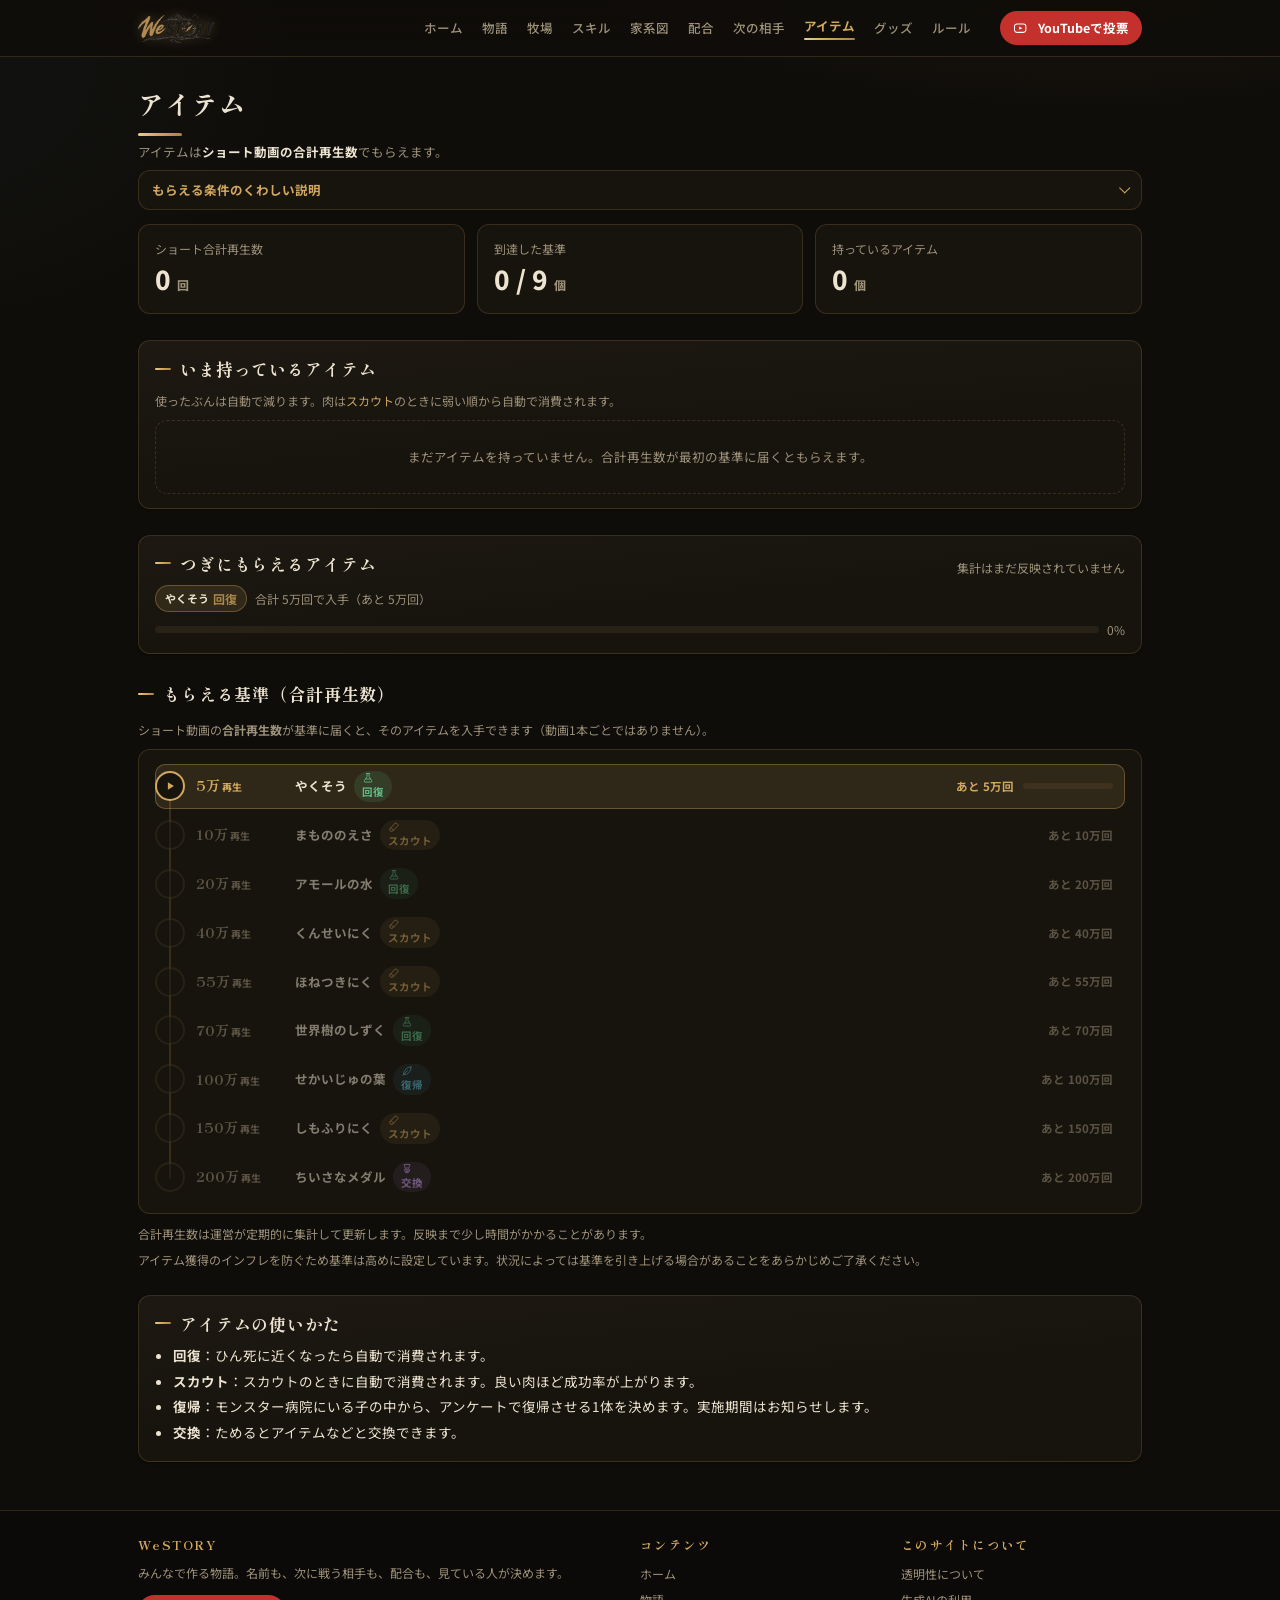
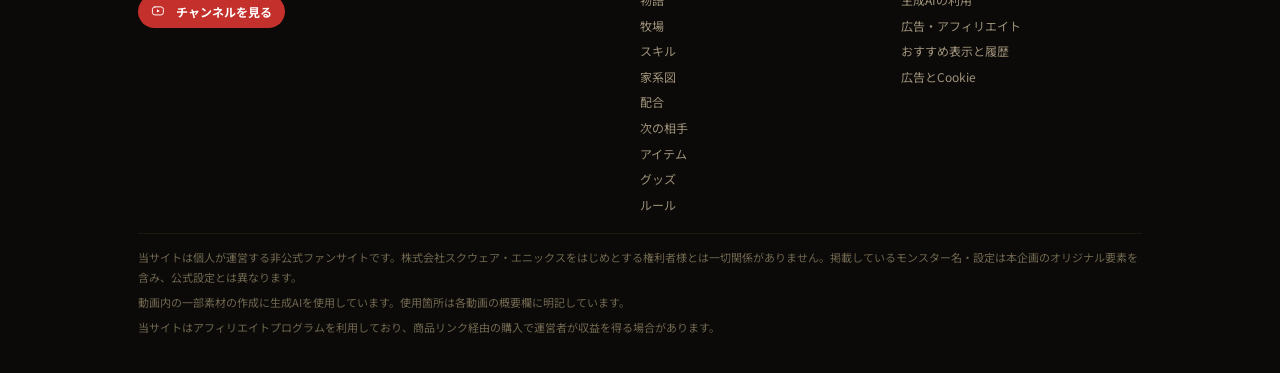
<file: items.html>
<!DOCTYPE html>
<html lang="ja">
<head>
<meta charset="utf-8">
<meta name="viewport" content="width=device-width,initial-scale=1">
<title>アイテム｜WeSTORY</title>
<meta name="description" content="いま持っているアイテムと、ショート動画の合計再生数でもらえるアイテムの基準。">
<!-- seo:start -->
<link rel="canonical" href="https://westory-ch.github.io/items.html">
<meta property="og:type" content="website">
<meta property="og:site_name" content="WeSTORY">
<meta property="og:title" content="アイテム｜WeSTORY">
<meta property="og:description" content="いま持っているアイテムと、ショート動画の合計再生数でもらえるアイテムの基準。">
<meta property="og:url" content="https://westory-ch.github.io/items.html">
<meta property="og:image" content="https://westory-ch.github.io/assets/brand/logo_mark.png">
<meta name="twitter:card" content="summary_large_image">
<link rel="icon" href="assets/brand/logo_mark.png" type="image/png">
<link rel="apple-touch-icon" href="assets/brand/apple-touch-icon.png">
<meta name="theme-color" content="#b08850">
<!-- seo:end -->
<link rel="stylesheet" href="assets/css/style.css?v=20260911132154">
</head>
<body>
<div class="wrap">

  <h1 class="page">アイテム</h1>
  <p class="lead" style="margin-bottom:8px">
    アイテムは<b>ショート動画の合計再生数</b>でもらえます。
  </p>
  <!-- ★2026-09-05 長い説明はたたむ -->
  <details class="fold">
    <summary>もらえる条件のくわしい説明</summary>
    <div class="fold-body">
      <p>動画1本ごとではなく、これまでの再生数を全部足した数で判定します。
      いま何を何個持っているかは、このページでいつでも確認できます。</p>
    </div>
  </details>

  <div class="grid g3" id="itemStats" style="margin-bottom:16px"></div>

  <section class="section">
    <div class="panel">
      <h2 class="sec">いま持っているアイテム</h2>
      <p class="small muted" style="margin:0 0 10px">
        使ったぶんは自動で減ります。肉は<a href="scout.html">スカウト</a>のときに弱い順から自動で消費されます。
      </p>
      <div id="bag"></div>
    </div>
  </section>

  <section class="section">
    <div class="panel">
      <div class="spread">
        <h2 class="sec">つぎにもらえるアイテム</h2>
        <span class="small muted" id="viewsDate"></span>
      </div>
      <div id="nextTier"></div>
    </div>
  </section>

  <section class="section" id="tiers">
    <h2 class="sec">もらえる基準（合計再生数）</h2>
    <p class="small muted" style="margin:0 0 10px" id="viewNote"></p>
    <div class="panel soft"><div id="tierList"></div></div>
    <p class="small muted" style="margin:10px 0 0" id="progressNote"></p>
    <p class="small muted" style="margin:6px 0 0" id="inflNote"></p>
  </section>

  <section class="section">
    <div class="panel">
      <h2 class="sec">アイテムの使いかた</h2>
      <ul id="useNotes" style="margin:0"></ul>
    </div>
  </section>

</div>

<script src="data/site.js?v=20260911132154"></script>
<script src="data/monsters.js?v=20260911132154"></script>
<script src="data/teri.js?v=20260911132154"></script>
<script src="data/episodes.js?v=20260911132154"></script>
<script src="data/goods.js?v=20260911132154"></script>
<script src="data/news.js?v=20260911132154"></script>
<script src="data/story.js?v=20260911132154"></script>
<script src="data/scout.js?v=20260911132154"></script>
<script src="assets/js/app.js?v=20260911132154"></script>
<script>
function box(t,n,u){
  return '<div class="panel soft"><div class="small muted">'+t+'</div>'+
    '<div style="font-size:26px;font-weight:800">'+n+' <span class="small muted">'+u+'</span></div></div>';
}
function barHtml(now,goal){
  var p=goal?Math.min(100,Math.round(now/goal*1000)/10):0;
  return '<div class="row"><div class="bar"><i style="width:'+p+'%"></i></div>'+
    '<span class="small muted">'+p+'%</span></div>';
}
function pageInit(){
  var esc=App.esc, vi=App.viewItems(), tiers=App.itemTiers(), v=App.totalViews();
  var got=tiers.filter(function(t){return t.got}).length;

  App.$('#itemStats').innerHTML=
    box('ショート合計再生数',App.fmtViews(v),'回')+
    box('到達した基準',got+' / '+tiers.length,'個')+
    box('持っているアイテム',App.itemTotal(),'個');

  // 手持ち
  var bag=App.itemBag(), have=bag.filter(function(x){return x.count>0});
  App.$('#bag').innerHTML = have.length
    ? '<div class="row">'+bag.map(function(x){
        return '<span class="badge'+(x.count?' green':'')+'"><b>'+esc(x.name)+'</b>'+
          '<span class="muted small">'+x.count+'個</span></span>';
      }).join('')+'</div>'
    : '<div class="empty">まだアイテムを持っていません。合計再生数が最初の基準に届くともらえます。</div>';

  // つぎの目標
  var nx=App.nextItemTier();
  App.$('#nextTier').innerHTML = nx
    ? '<div class="row" style="margin-bottom:8px">'+
        '<span class="badge gold"><b>'+esc(nx.item)+'</b><span class="muted small">'+esc(nx.use)+'</span></span>'+
        '<span class="small muted">合計 '+App.fmtViews(nx.views)+'回で入手（あと '+App.fmtViews(Math.max(0,nx.views-v))+'回）</span>'+
      '</div>'+barHtml(v,nx.views)
    : '<div class="empty">すべての基準に到達しました。新しい基準はお知らせでご案内します。</div>';
  App.$('#viewsDate').textContent = App.SCOUT.viewsDate
    ? App.fmtDate(App.SCOUT.viewsDate)+' 時点の集計' : '集計はまだ反映されていません';

  // 基準一覧
  App.$('#viewNote').innerHTML = vi.note||'';
  App.$('#progressNote').textContent = vi.progressNote||'';
  App.$('#inflNote').textContent = vi.inflationNote||'';
  App.$('#tierList').innerHTML = App.tierLadderHtml();

  App.$('#useNotes').innerHTML=Object.keys(vi.useNotes||{}).map(function(k){
    return '<li><b>'+esc(k)+'</b>：'+esc(vi.useNotes[k])+'</li>';
  }).join('');
}
</script>
</body>
</html>
</file>
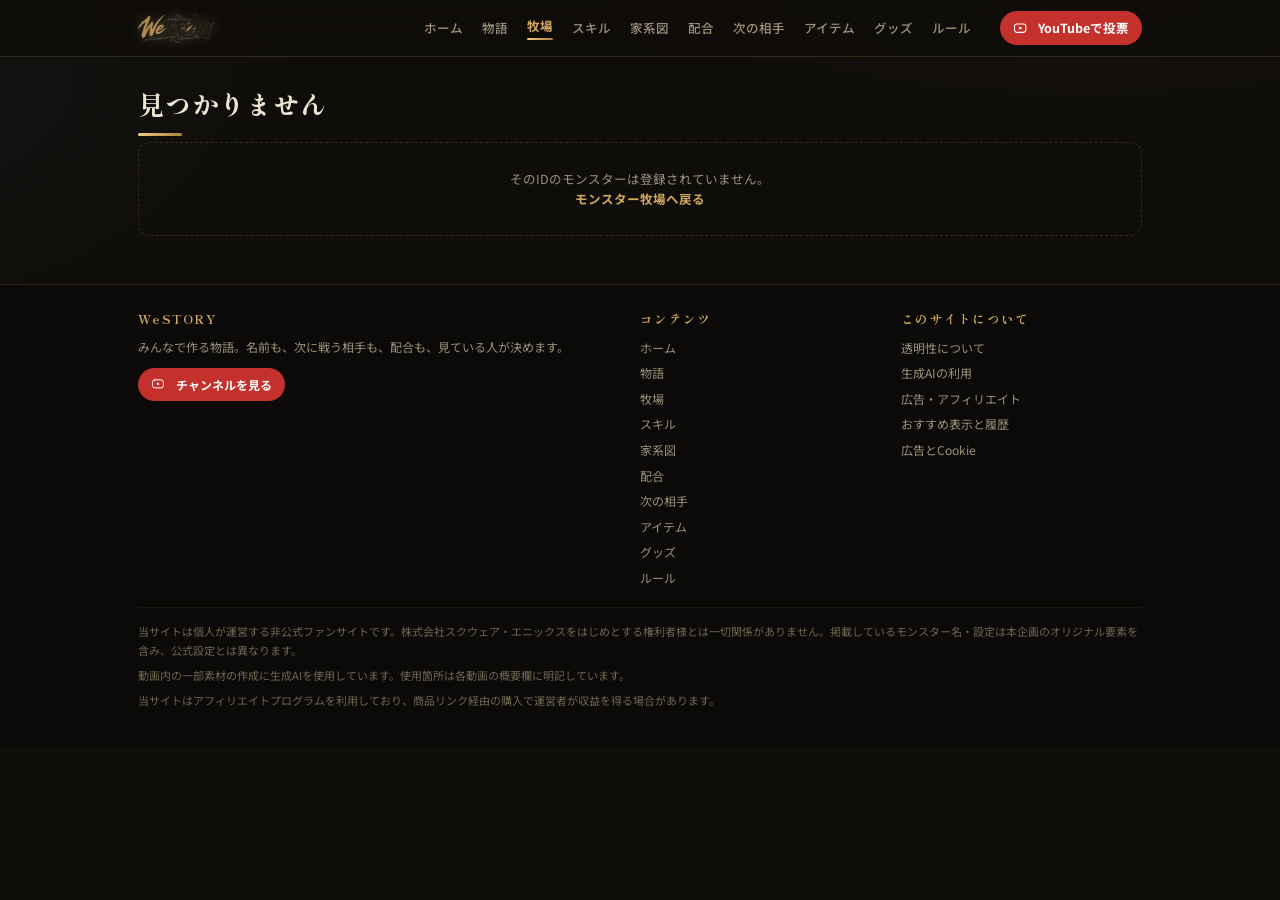
<file: monster.html>
<!DOCTYPE html>
<html lang="ja">
<head>
<meta charset="utf-8">
<meta name="viewport" content="width=device-width,initial-scale=1">
<title>モンスター詳細｜WeSTORY</title>
<!-- seo:start -->
<link rel="canonical" href="https://westory-ch.github.io/monster.html">
<meta property="og:type" content="website">
<meta property="og:site_name" content="WeSTORY">
<meta property="og:title" content="モンスター詳細｜WeSTORY">
<meta property="og:description" content="">
<meta property="og:url" content="https://westory-ch.github.io/monster.html">
<meta property="og:image" content="https://westory-ch.github.io/assets/brand/logo_mark.png">
<meta name="twitter:card" content="summary_large_image">
<link rel="icon" href="assets/brand/logo_mark.png" type="image/png">
<link rel="apple-touch-icon" href="assets/brand/apple-touch-icon.png">
<meta name="theme-color" content="#b08850">
<!-- seo:end -->
<link rel="stylesheet" href="assets/css/style.css?v=20260911132154">
</head>
<body>
<div class="wrap" id="main"></div>

<script src="data/site.js?v=20260911132154"></script>
<script src="data/monsters.js?v=20260911132154"></script>
<script src="data/teri.js?v=20260911132154"></script>
<script src="data/mondex.js?v=20260911132154"></script>
<script src="data/skills.js?v=20260911132154"></script>
<script src="data/episodes.js?v=20260911132154"></script>
<script src="data/goods.js?v=20260911132154"></script>
<script src="data/news.js?v=20260911132154"></script>
<script src="data/story.js?v=20260911132154"></script>
<script src="assets/js/app.js?v=20260911132154"></script>
<script>
function pageInit(){
  var esc=App.esc, S=App.SITE;
  var m=App.getMon(App.qs('id'));
  if(!m){
    App.$('#main').innerHTML='<h1 class="page">見つかりません</h1><div class="empty">そのIDのモンスターは登録されていません。<br><a href="monsters.html">モンスター牧場へ戻る</a></div>';
    return;
  }
  document.title = m.name + ' | ' + (S.siteName||'');
  App.track.viewMonster(m);

  var father=m.parents?App.getMon(m.parents.father):null;
  var mother=m.parents?App.getMon(m.parents.mother):null;
  var kids=App.childrenOf(m.id);
  var eps=(m.episodes||[]).map(App.getEp).filter(Boolean)
          .sort(function(a,b){return (b.date||'').localeCompare(a.date||'')});
  var lvMax=Math.max(S.rules.breedMinLevel, m.level||0, 30);
  var openVoteEp = App.EPISODES.filter(function(e){
    return e.voteStatus==='受付中' && (e.monsters||[]).indexOf(m.id)>=0; })[0]
    || App.EPISODES.filter(function(e){return e.voteStatus==='受付中'})[0];

  // 種族図鑑（枠・耐性・限界値）と、その種族が持つスキル
  var dex=App.dexOf(m), dexSkills=App.skillsOf(m);
  // スキルポイント＝自分のレベル＋配合ボーナス（配合1回で+6。2つのスキルどちらにも適用）
  var spCfg=S.skillPoint||{};
  var mySp=App.spOf(m), breedCnt=App.breedCountOf(m), breedSp=breedCnt*(spCfg.breedBonus||0);
  // 覚える特技を必要SPの少ない順にならべ、いまのSPで覚えているところまでを光らせる
  function techsHtml(techs){
    if(!techs||!techs.length) return '<div class="empty">覚える特技のデータがありません。</div>';
    return '<div class="techs mine">'+techs.slice().sort(function(a,b){return (a.sp||0)-(b.sp||0)}).map(function(t){
      var on=(t.sp||0)<=mySp;
      return '<div class="tech'+(on?' on':'')+'"><span class="sp">'+esc(t.sp||0)+'</span>'+
        '<span class="nm">'+esc(t.t)+(on?'<span class="got">習得ずみ</span>':'')+'</span>'+
        (t.e?'<span class="ef">'+esc(t.e)+'</span>':'')+'</div>';
    }).join('')+'</div>';
  }
  // スキル1列ぶんの「ここまで覚えている」表示（習得数・進捗バー・つぎに覚える特技）
  function skillProgressHtml(s){
    var sorted=s.techs.slice().sort(function(a,b){return (a.sp||0)-(b.sp||0)});
    var learned=sorted.filter(function(t){return (t.sp||0)<=mySp}).length;
    var next=sorted.filter(function(t){return (t.sp||0)>mySp})[0];
    var maxSp=sorted.reduce(function(n,t){return Math.max(n,t.sp||0)},0);
    var pct=maxSp?Math.min(100,Math.round(Math.min(mySp,maxSp)/maxSp*100)):0;
    return '<div class="row" style="justify-content:space-between;align-items:baseline">'+
        '<b class="dot" style="font-size:19px">'+esc(s.name)+'</b>'+
        '<a class="small" href="skills.html?s='+encodeURIComponent(s.name)+'">くわしく →</a>'+
      '</div>'+
      '<div class="row" style="gap:10px;margin:6px 0 4px;align-items:center">'+
        '<span class="small"><b style="color:var(--gold)">'+learned+'</b>／'+sorted.length+'個 習得</span>'+
        '<div class="bar" style="flex:1"><i style="width:'+pct+'%"></i></div>'+
      '</div>'+
      '<p class="small muted" style="margin:0 0 8px">'+
        (next?'つぎはSP'+esc(next.sp||0)+'で「'+esc(next.t)+'」を覚えます。':(sorted.length?'このスキルの特技はすべて覚えました。':''))+'</p>'+
      techsHtml(s.techs);
  }

  function nodeLink(x,label){
    if(!x) return '<span class="node" style="opacity:.5"><span class="em">'+App.icon('question')+'</span><span class="nm">不明</span><span class="sub">'+esc(label)+'</span></span>';
    return '<a class="node" href="monster.html?id='+encodeURIComponent(x.id)+'"><span class="em">'+App.monFace(x)+'</span><span class="nm">'+esc(x.name)+'</span><span class="sub">'+esc(label)+'</span></a>';
  }

  App.$('#main').innerHTML =
  '<p class="small muted" style="margin:18px 0 0"><a href="monsters.html">← モンスター牧場</a></p>'+

  '<div class="panel" style="margin-top:10px">'+
    '<div class="mhead">'+
      '<div class="portrait">'+App.monFace(m)+'</div>'+
      '<div style="flex:1;min-width:240px">'+
        '<div class="row small"><span class="fam '+esc(m.family)+'">'+esc(m.family)+'</span>'+
          '<span class="rank '+esc(m.rank)+'">ランク '+esc(m.rank)+'</span>'+
          '<span class="badge">'+esc(m.id)+'</span>'+
          (m.parents?'<span class="badge pink">配合で誕生</span>':'<span class="badge cyan">スカウト/初期メンバー</span>')+
        '</div>'+
        '<h1 class="dot" style="font-size:30px;margin:8px 0 2px">'+esc(m.name)+'</h1>'+
        '<p class="muted" style="margin:0 0 10px">'+esc(m.species)+'</p>'+
        '<div class="row" style="gap:10px">'+
          '<b class="dot" style="color:var(--gold);font-size:18px">Lv.'+esc(m.level||0)+'</b>'+
          '<div class="bar"><i style="width:'+Math.min(100,Math.round((m.level||0)/lvMax*100))+'%"></i></div>'+
        '</div>'+
        '<p class="small muted" style="margin:6px 0 0">'+
          (App.canBreed(m)
            ? '配合可能（Lv'+esc(S.rules.breedMinLevel)+'以上）'
            : '配合まであと '+(S.rules.breedMinLevel-(m.level||0))+'レベル ＝ 戦闘に あと'+App.winsToBreed(m)+'勝（1勝で+'+esc(S.rules.levelPerWin)+'）')+
        '</p>'+
        (m.note?'<p class="small" style="margin:10px 0 0">'+esc(m.note)+'</p>':'')+
      '</div>'+
    '</div>'+
  '</div>'+

  // 参加CTA
  '<section class="section"><div class="vote-box">'+
    '<h3>'+App.icon('like')+'この子に関わる募集</h3>'+
    '<div class="row">'+
      (App.canBreed(m)?'<a class="btn gold" href="breed.html?parent='+encodeURIComponent(m.id)+'">'+App.icon('flask')+'配合表で相手を見る</a>':'')+
      '<a class="yt-btn" href="'+esc(App.ytWatch(openVoteEp))+'" target="_blank" rel="noopener">'+App.icon('youtube')+'動画のコメント欄へ</a>'+
    '</div>'+
    '<p class="small muted" style="margin:8px 0 0">'+
      '名前と次に戦う相手は<b>動画のコメント欄</b>、配合先と継承スキルは<b>このサイトに貼った応募フォーム</b>で受け付けます。'+
      'パーティの3体は制作者が決めます（要望はコメント欄を参考にします）。</p>'+
  '</div></section>'+

  // ステータス
  '<section class="section"><div class="grid g2" style="align-items:start">'+
    '<div class="panel"><h2 class="sec">プロフィール</h2>'+
      '<dl class="dl">'+
        '<dt>種族</dt><dd>'+esc(m.species)+'</dd>'+
        '<dt>系統</dt><dd>'+esc(m.family)+'</dd>'+
        '<dt>ランク</dt><dd>'+esc(m.rank)+'</dd>'+
        '<dt>性別</dt><dd>なし（どの子とも配合できます）</dd>'+
        '<dt>レベル</dt><dd>'+esc(m.level||0)+'</dd>'+
        '<dt>状態</dt><dd>'+esc(m.status||'現役')+'</dd>'+
        '<dt>初登場</dt><dd>'+(m.birthEp&&App.getEp(m.birthEp)?'<a href="'+esc(App.ytWatch(App.getEp(m.birthEp)))+'" target="_blank" rel="noopener">#'+esc(App.getEp(m.birthEp).no)+' '+esc(App.getEp(m.birthEp).title)+'</a>':'-')+'</dd>'+
        '<dt>特性</dt><dd>'+((m.traits||[]).length?(m.traits||[]).map(function(t){return '<span class="badge">'+esc(t)+'</span>'}).join(' '):'<span class="muted">なし</span>')+'</dd>'+
      '</dl>'+
    '</div>'+
    '<div class="panel"><h2 class="sec">スキル</h2>'+
      '<div class="row" style="gap:10px;align-items:baseline">'+
        '<b class="dot" style="color:var(--gold);font-size:18px">スキルポイント '+mySp+'</b>'+
      '</div>'+
      '<p class="small muted" style="margin:4px 0 12px">'+
        'レベルぶん '+esc(m.level||0)+
        (breedSp?' ＋ 配合ボーナス '+breedSp+'（配合'+breedCnt+'回 × +'+esc(spCfg.breedBonus||0)+'）':'')+
        '。自分のレベル＝SPで、レベルが上がると自動で加算されます。'+
        (dexSkills.length>1?'SPは2つのスキルどちらにも同じだけ適用されます。':'')+'</p>'+
      (dexSkills.length
        ? dexSkills.map(skillProgressHtml).join('')
        : ((m.skills||[]).length
          ? '<div class="grid" style="gap:8px">'+(m.skills||[]).map(function(s){
              return '<div class="skill"><b>'+esc(s.name)+'</b><div class="small muted">'+esc(s.desc||'')+'</div></div>';
            }).join('')+'</div>'
          : '<div class="empty">この種族のスキルはまだ登録されていません。</div>'))+
    '</div>'+
  '</div></section>'+

  // 種族データ（テリーのワンダーランド3D の実データ）
  (dex
    ? '<section class="section"><div class="spread">'+
        '<h2 class="sec">'+esc(m.species)+' の種族データ</h2>'+
        '<span class="small muted">テリーのワンダーランド3D の数値です</span>'+
      '</div>'+
      '<div class="grid g2" style="align-items:start">'+
        '<div class="panel"><h3 class="sec" style="font-size:15px">限界値（レベル最大のときの上限）</h3>'+
          (dex.max&&dex.max.hp
            ? '<div class="limits">'+[['HP','hp'],['MP','mp'],['こうげき','atk'],['しゅび','def'],['すばやさ','spd'],['かしこさ','int']].map(function(p){
                var v=dex.max[p[1]]||0;
                return '<span class="k">'+p[0]+'</span>'+
                  '<span class="bar"><i style="width:'+Math.min(100,Math.round(v/1000*100))+'%"></i></span>'+
                  '<span class="v">'+v+'</span>';
              }).join('')+'</div>'
            : '<div class="empty">限界値の記載がありません。</div>')+
          '<dl class="dl" style="margin-top:14px">'+
            '<dt>枠</dt><dd>'+esc(dex.waku||'-')+'</dd>'+
            '<dt>スカウト</dt><dd>'+(dex.scout?'できる':'できない（配合などで仲間にする）')+'</dd>'+
            '<dt>装備</dt><dd>'+(dex.weapon.length?dex.weapon.map(function(w){return '<span class="badge">'+esc(w)+'</span>'}).join(' '):'<span class="muted">なし</span>')+'</dd>'+
          '</dl>'+
        '</div>'+
        '<div class="panel"><h3 class="sec" style="font-size:15px">特性と耐性</h3>'+
          '<p class="small muted" style="margin:0 0 6px">特性</p>'+
          '<div class="row">'+(dex.traits.length?dex.traits.map(function(t){return '<span class="badge">'+esc(t)+'</span>'}).join(''):'<span class="muted small">なし</span>')+'</div>'+
          '<p class="small muted" style="margin:14px 0 6px">耐性</p>'+
          (dex.resist.length?'<ul class="small" style="margin:0;padding-left:18px;line-height:1.9">'+dex.resist.map(function(t){return '<li>'+esc(t)+'</li>'}).join('')+'</ul>':'<span class="muted small">記載なし</span>')+
          '<p class="small muted" style="margin:14px 0 6px">出現する場所</p>'+
          '<div class="row">'+(dex.place.length?dex.place.map(function(t){return '<span class="badge cyan">'+esc(t)+'</span>'}).join(''):'<span class="muted small">記載なし</span>')+'</div>'+
        '</div>'+
      '</div></section>'
    : '')+

  // 家系図
  '<section class="section"><div class="panel">'+
    '<div class="spread"><h2 class="sec">家系</h2><a class="btn ghost sm" href="tree.html?id='+encodeURIComponent(m.id)+'">家系図で見る →</a></div>'+
    '<div class="tree-scroll"><div class="tree">'+
      (m.parents
        ? '<div class="row" style="justify-content:center;gap:26px">'+nodeLink(father,'親①')+'<span class="dot" style="font-size:24px;color:var(--gold);align-self:center">×</span>'+nodeLink(mother,'親②')+'</div>'+
          '<div style="width:2px;height:24px;background:var(--line-soft)"></div>'
        : '<p class="small muted" style="margin:0 0 10px">初期メンバー／スカウト個体のため両親はいません。</p>')+
      '<span class="node me"><span class="em">'+App.monFace(m)+'</span><span class="nm">'+esc(m.name)+'</span><span class="sub">Lv.'+esc(m.level||0)+'</span></span>'+
      (kids.length
        ? '<ul class="'+(kids.length===1?'single':'')+'">'+kids.map(function(k){
            return '<li class="'+(kids.length===1?'only':'')+'"><a class="node" href="monster.html?id='+encodeURIComponent(k.id)+'"><span class="em">'+App.monFace(k)+'</span><span class="nm">'+esc(k.name)+'</span><span class="sub">こども</span></a></li>';
          }).join('')+'</ul>'
        : '')+
    '</div></div>'+
    (kids.length?'':'<p class="small muted" style="margin:8px 0 0;text-align:center">まだ子どもはいません。</p>')+
  '</div></section>'+

  // 登場エピソード
  '<section class="section">'+
    '<h2 class="sec">登場エピソード（'+eps.length+'本）</h2>'+
    (eps.length?'<div class="grid g4">'+eps.map(App.episodeCardHtml).join('')+'</div>':'<div class="empty">登場エピソードはまだありません。</div>')+
  '</section>'+

  // 関連グッズ
  '<section class="section">'+
    '<div class="spread"><h2 class="sec">'+esc(m.name)+' が好きな人におすすめ</h2><a class="btn ghost sm" href="goods.html">グッズ一覧 →</a></div>'+
    '<p class="pr-note">PR：アフィリエイト広告を含みます。このモンスターの系統・タグに合わせて表示しています。</p>'+
    '<div class="grid g4">'+App.recommendGoods(4,(m.tags||[]).concat([m.family])).map(App.goodsCardHtml).join('')+'</div>'+
  '</section>';

}
</script>
</body>
</html>
</file>
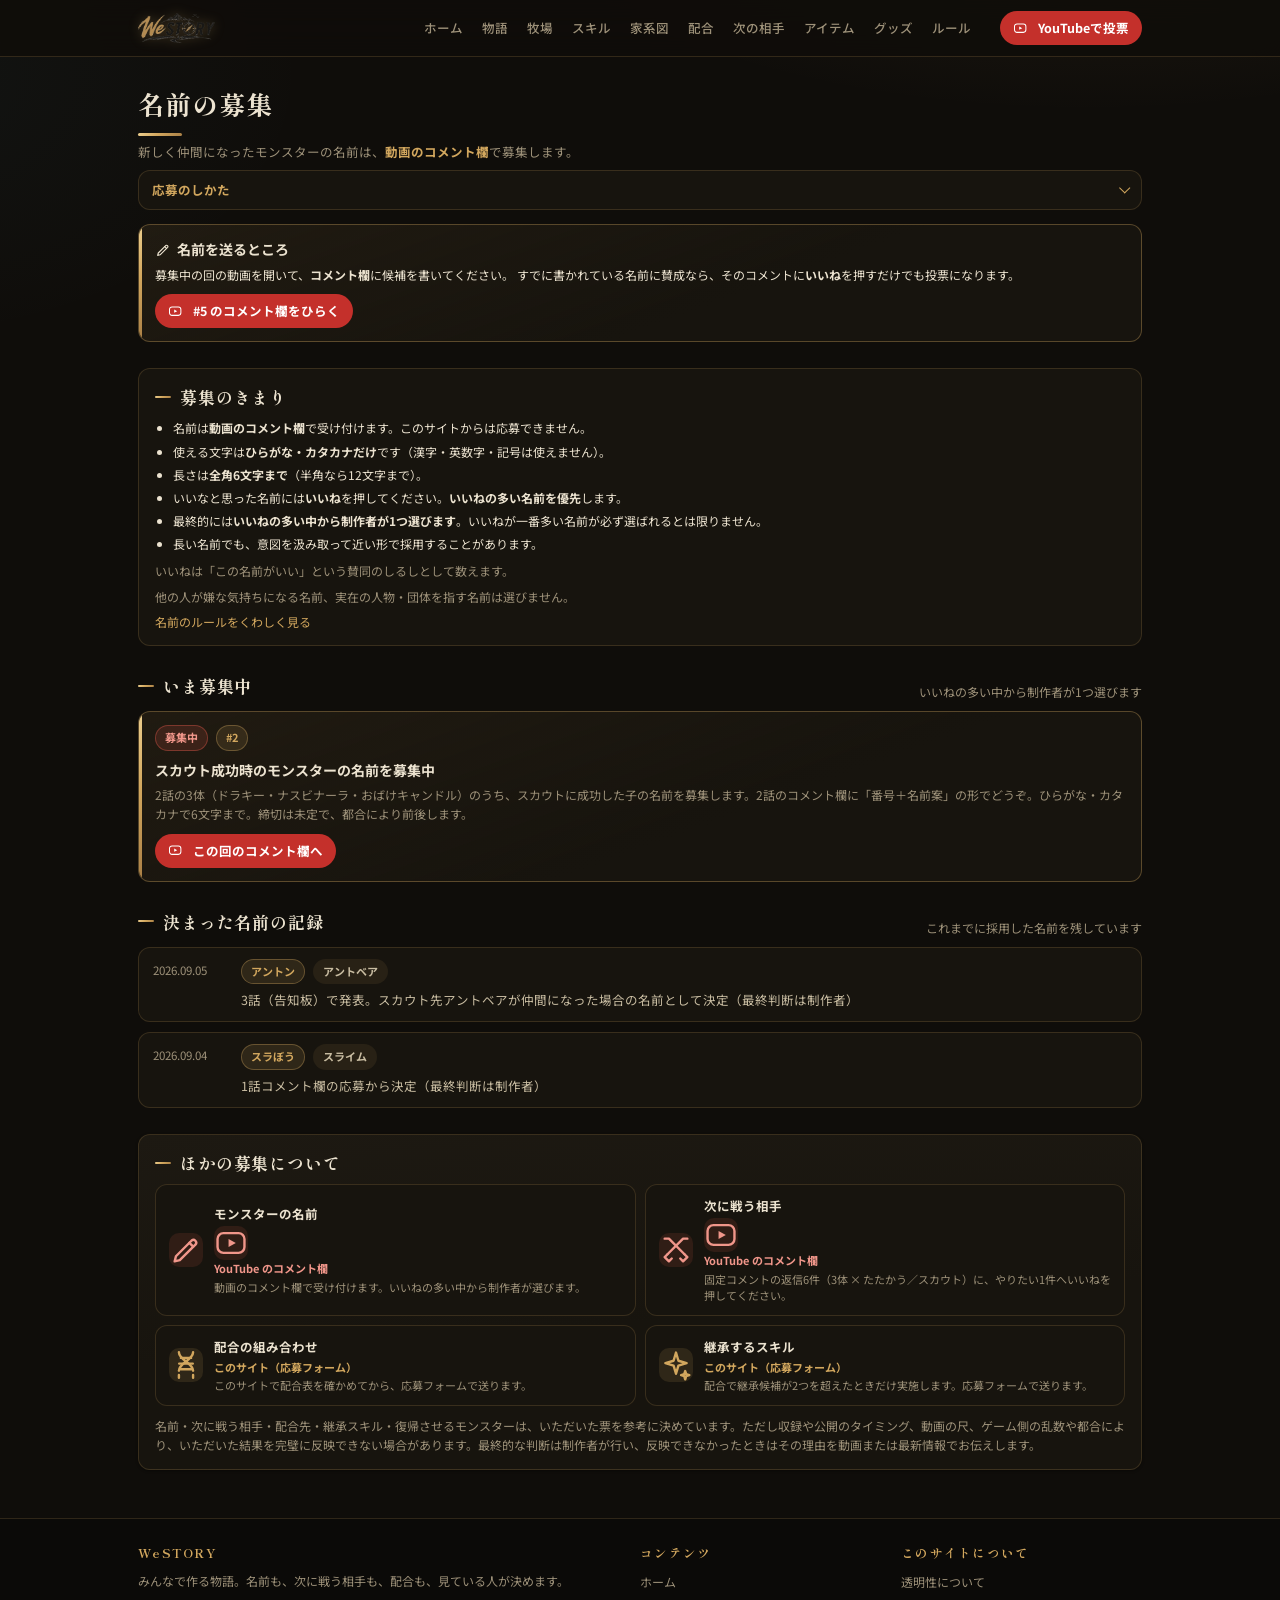
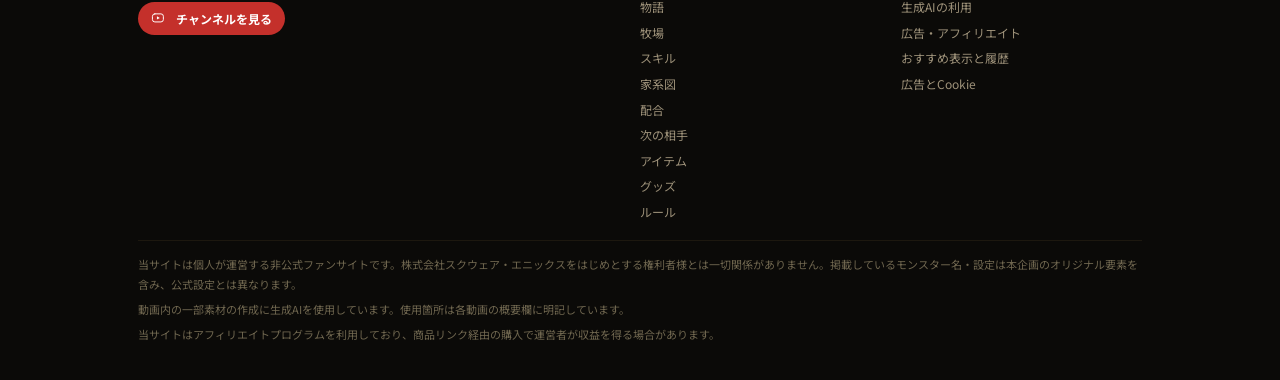
<file: names.html>
<!DOCTYPE html>
<html lang="ja">
<head>
<meta charset="utf-8">
<meta name="viewport" content="width=device-width,initial-scale=1">
<title>名前の募集｜WeSTORY</title>
<meta name="description" content="モンスターの名前は動画のコメント欄で募集します。ひらがな・カタカナで6文字まで。いいねの多い中から制作者が選びます。">
<!-- seo:start -->
<link rel="canonical" href="https://westory-ch.github.io/names.html">
<meta property="og:type" content="website">
<meta property="og:site_name" content="WeSTORY">
<meta property="og:title" content="名前の募集｜WeSTORY">
<meta property="og:description" content="モンスターの名前は動画のコメント欄で募集します。ひらがな・カタカナで6文字まで。いいねの多い中から制作者が選びます。">
<meta property="og:url" content="https://westory-ch.github.io/names.html">
<meta property="og:image" content="https://westory-ch.github.io/assets/brand/logo_mark.png">
<meta name="twitter:card" content="summary_large_image">
<link rel="icon" href="assets/brand/logo_mark.png" type="image/png">
<link rel="apple-touch-icon" href="assets/brand/apple-touch-icon.png">
<meta name="theme-color" content="#b08850">
<!-- seo:end -->
<link rel="stylesheet" href="assets/css/style.css?v=20260911132154">
</head>
<body>
<div class="wrap">

  <h1 class="page">名前の募集</h1>
  <p class="lead" style="margin-bottom:8px">
    新しく仲間になったモンスターの名前は、<b style="color:var(--gold)">動画のコメント欄</b>で募集します。
  </p>
  <!-- ★2026-09-05 長い説明はたたむ -->
  <details class="fold">
    <summary>応募のしかた</summary>
    <div class="fold-body">
      <p>このサイトからは応募できません。<b>ひらがな・カタカナで<span id="leadChars"></span>文字まで</b>、
      いいなと思った名前には<b>いいね</b>を押してください。</p>
    </div>
  </details>

  <div class="vote-box" style="margin-bottom:18px">
    <h3><span class="ic" data-ic="pen"></span>名前を送るところ</h3>
    <p class="small" style="margin:0 0 10px">
      募集中の回の動画を開いて、<b>コメント欄</b>に候補を書いてください。
      すでに書かれている名前に賛成なら、そのコメントに<b>いいね</b>を押すだけでも投票になります。
    </p>
    <div class="row" id="nameCta"></div>
  </div>

  <section class="section">
    <div class="panel soft">
      <h2 class="sec">募集のきまり</h2>
      <ul id="nameRules" class="small" style="margin:0 0 8px"></ul>
      <p class="small muted" style="margin:0" id="heartNote"></p>
      <p class="small muted" style="margin:6px 0 0" id="ngNote"></p>
      <p class="small muted" style="margin:6px 0 0">
        <a href="rules.html#naming">名前のルールをくわしく見る</a>
      </p>
    </div>
  </section>

  <section class="section">
    <div class="spread">
      <h2 class="sec">いま募集中</h2>
      <span class="small muted">いいねの多い中から制作者が1つ選びます</span>
    </div>
    <div id="calls"></div>
  </section>

  <section class="section">
    <div class="spread">
      <h2 class="sec">決まった名前の記録</h2>
      <span class="small muted">これまでに採用した名前を残しています</span>
    </div>
    <div id="history"></div>
  </section>

  <section class="section">
    <div class="panel">
      <h2 class="sec">ほかの募集について</h2>
      <div id="voteMap"></div>
      <p class="small muted" style="margin:10px 0 0" id="pollNotice"></p>
    </div>
  </section>

</div>

<script src="data/site.js?v=20260911132154"></script>
<script src="data/monsters.js?v=20260911132154"></script>
<script src="data/teri.js?v=20260911132154"></script>
<script src="data/episodes.js?v=20260911132154"></script>
<script src="data/goods.js?v=20260911132154"></script>
<script src="data/news.js?v=20260911132154"></script>
<script src="data/story.js?v=20260911132154"></script>
<script src="data/names.js?v=20260911132154"></script>
<script src="assets/js/app.js?v=20260911132154"></script>
<script>
// 募集中の回の動画へ。無ければチャンネルのトップへ送る。
function ctaHtml(){
  var esc=App.esc;
  var ep=App.EPISODES.filter(function(e){return App.hasVote(e,'name')&&e.voteStatus==='受付中'})
    .sort(function(a,b){return (b.date||'').localeCompare(a.date||'')})[0];
  return ep
    ? '<a class="yt-btn" href="'+esc(App.ytWatch(ep))+'" target="_blank" rel="noopener">'+App.icon('youtube')+'#'+esc(ep.no)+' のコメント欄をひらく</a>'
    : '<a class="yt-btn" href="'+esc(App.SITE.channelUrl||'#')+'" target="_blank" rel="noopener">'+App.icon('youtube')+'チャンネルをひらく</a>';
}

function renderCalls(){
  var esc=App.esc, open=App.openNameCalls();
  if(!open.length){
    App.$('#calls').innerHTML='<div class="empty">いまは名前の募集をしていません。'+
      '新しい仲間が増えたときに、動画とこのページでお知らせします。</div>';
    return;
  }
  App.$('#calls').innerHTML=open.map(function(c){
    var mon=c.monId?App.getMon(c.monId):null, ep=c.epId?App.getEp(c.epId):null;
    return '<div class="vote-box"><div class="row">'+
      '<span class="badge live">募集中</span>'+
      (c.deadline?'<span class="badge">締切 '+esc(App.fmtDate(c.deadline))+'</span>':'')+
      (ep?'<span class="badge gold">#'+esc(ep.no)+'</span>':'')+'</div>'+
      '<h3 style="margin:8px 0 4px">'+esc(c.title||'名前を募集しています')+'</h3>'+
      (mon?'<p class="small" style="margin:0 0 8px"><span class="mon-ico">'+App.monFace(mon)+'</span> '+
        esc(mon.species||'')+'　<a href="monster.html?id='+encodeURIComponent(mon.id)+'">この子の詳細</a></p>':'')+
      (c.note?'<p class="small muted" style="margin:0 0 10px">'+esc(c.note)+'</p>':'')+
      '<div class="row">'+(ep
        ? '<a class="yt-btn" href="'+esc(App.ytWatch(ep))+'" target="_blank" rel="noopener">'+App.icon('youtube')+'この回のコメント欄へ</a>'
        : '<a class="yt-btn" href="'+esc(App.SITE.channelUrl||'#')+'" target="_blank" rel="noopener">'+App.icon('youtube')+'チャンネルへ</a>')+
      '</div></div>';
  }).join('');
}

function renderHistory(){
  var esc=App.esc, h=(App.NAMES.history||[]).slice().reverse();
  if(!h.length){ App.$('#history').innerHTML='<div class="empty">まだ記録がありません。</div>'; return; }
  App.$('#history').innerHTML='<div class="tl">'+h.map(function(r){
    var mon=r.monId?App.getMon(r.monId):null;
    return '<div class="tl-item"><div class="tl-date">'+esc(App.fmtDate(r.date)||'—')+'</div><div class="tl-body">'+
      '<div class="row small" style="margin-bottom:6px"><span class="badge gold">'+esc(r.name||'—')+'</span>'+
      (mon?'<a class="badge" href="monster.html?id='+encodeURIComponent(mon.id)+'">'+esc(mon.species||mon.name)+'</a>':'')+'</div>'+
      (r.note?'<p class="small muted" style="margin:0">'+esc(r.note)+'</p>':'')+
      '</div></div>';
  }).join('')+'</div>';
}

function pageInit(){
  var S=App.SITE, nm=App.naming();
  App.$('#leadChars').textContent=nm.maxChars||6;
  App.$('#nameCta').innerHTML=ctaHtml();
  App.$('#nameRules').innerHTML=(nm.rules||[]).map(function(r){ return '<li>'+r+'</li>'; }).join('');
  App.$('#heartNote').textContent=nm.heartNote||'';
  App.$('#ngNote').textContent=nm.ngNote||'';
  App.$('#voteMap').innerHTML=App.voteMapHtml();
  App.$('#pollNotice').textContent=S.pollNotice||'';
  renderCalls();
  renderHistory();
}
</script>
</body>
</html>
</file>
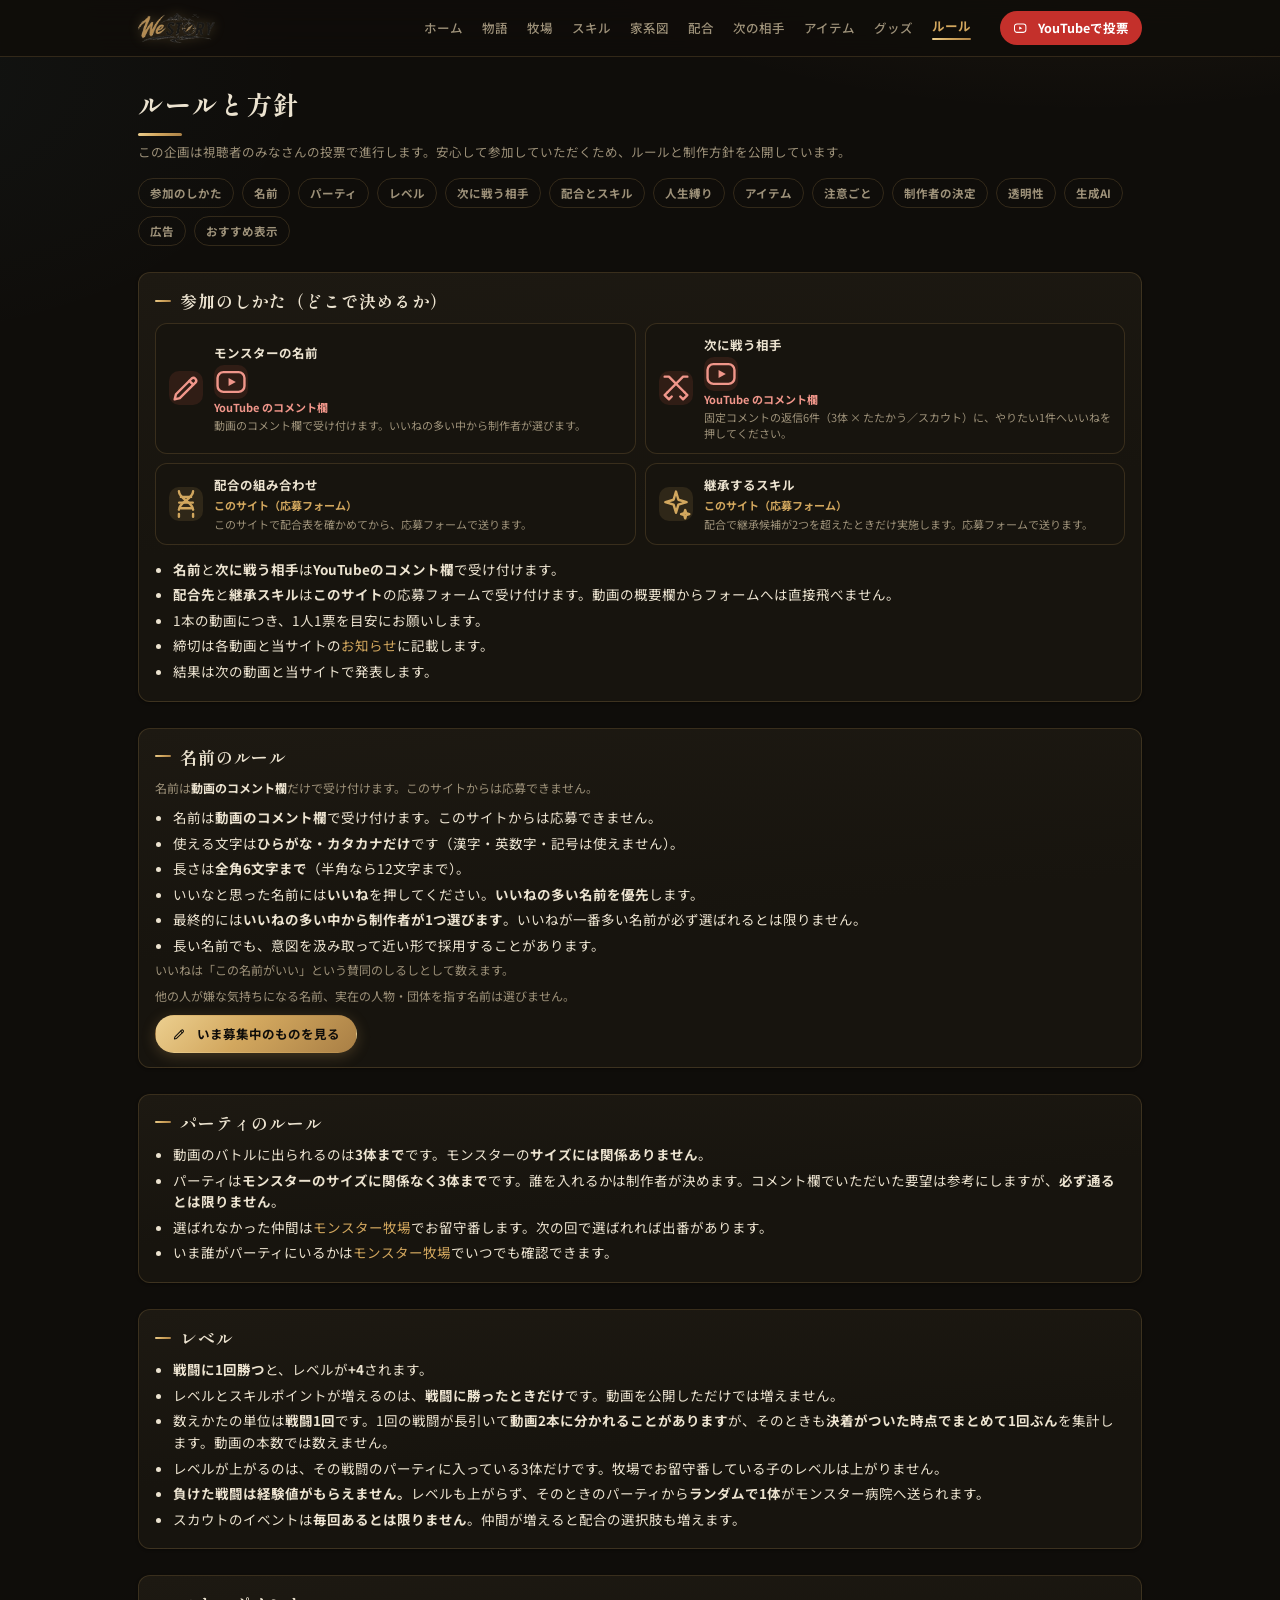
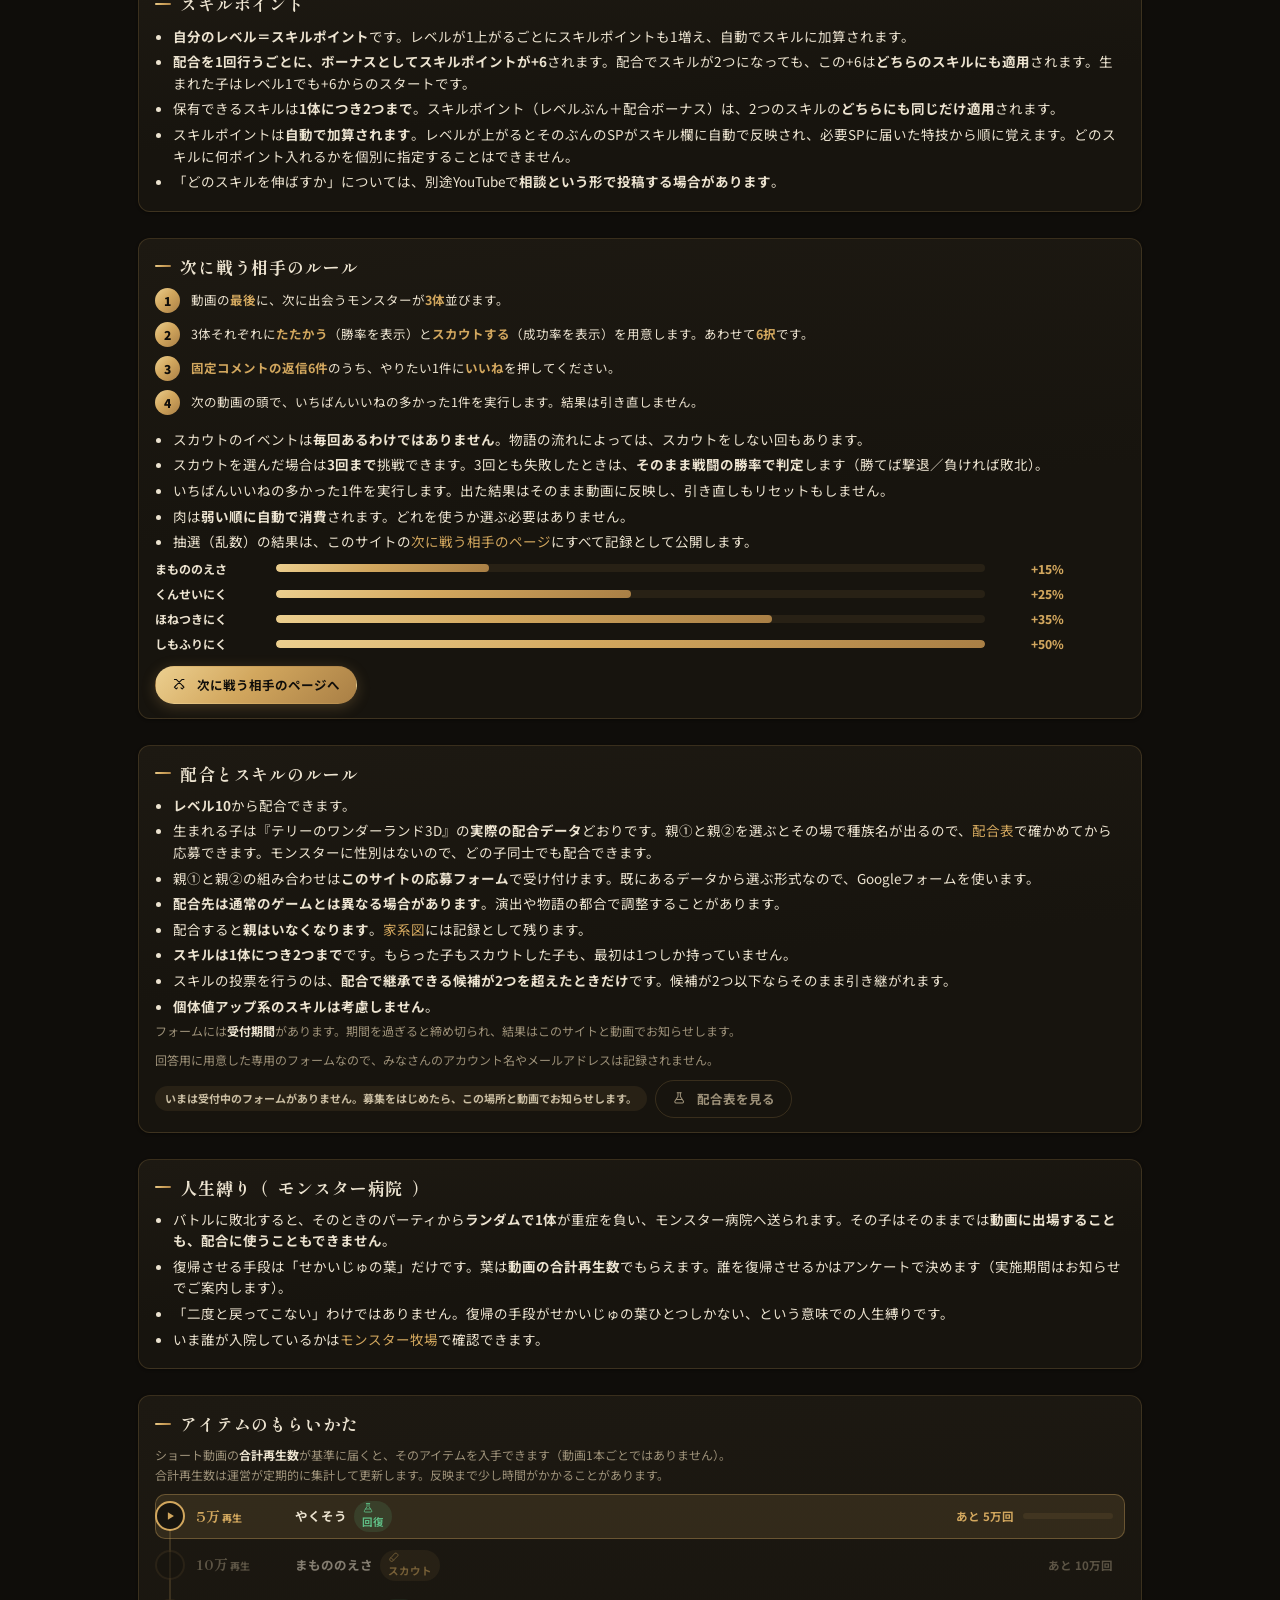
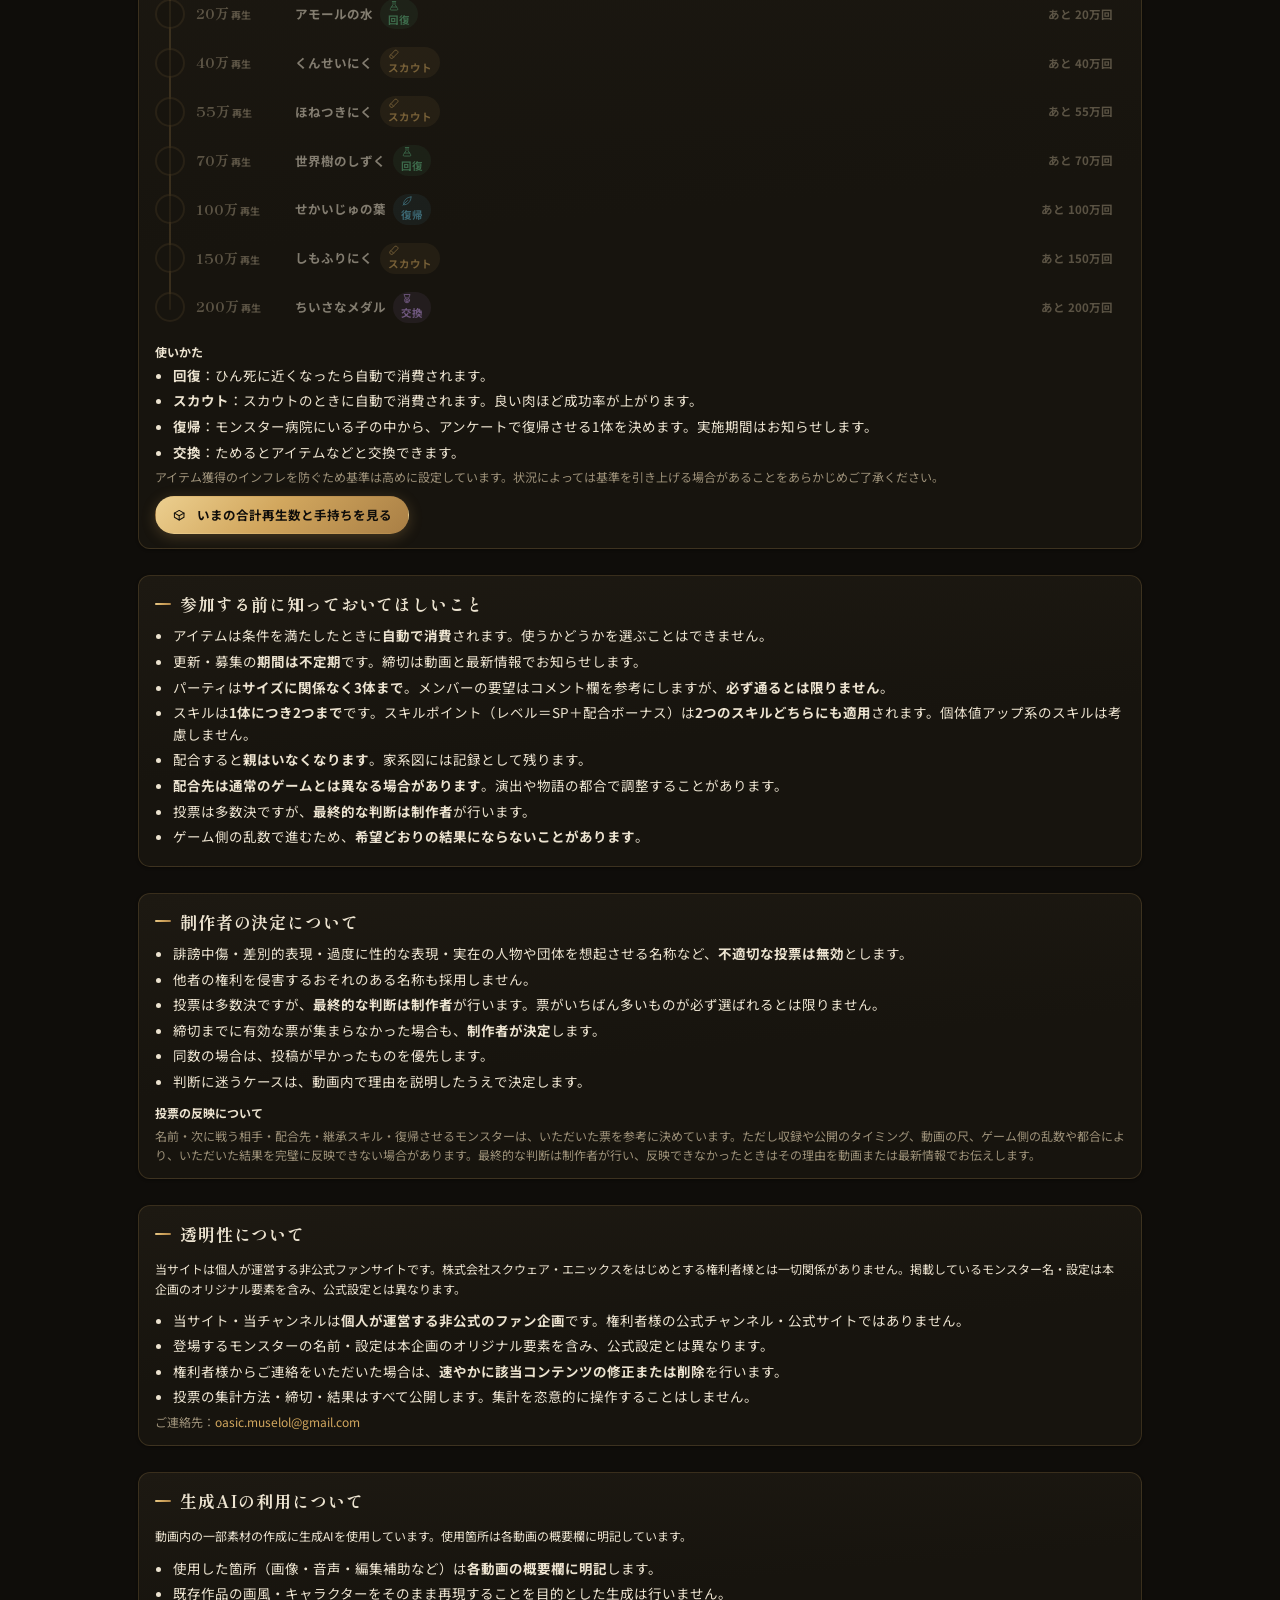
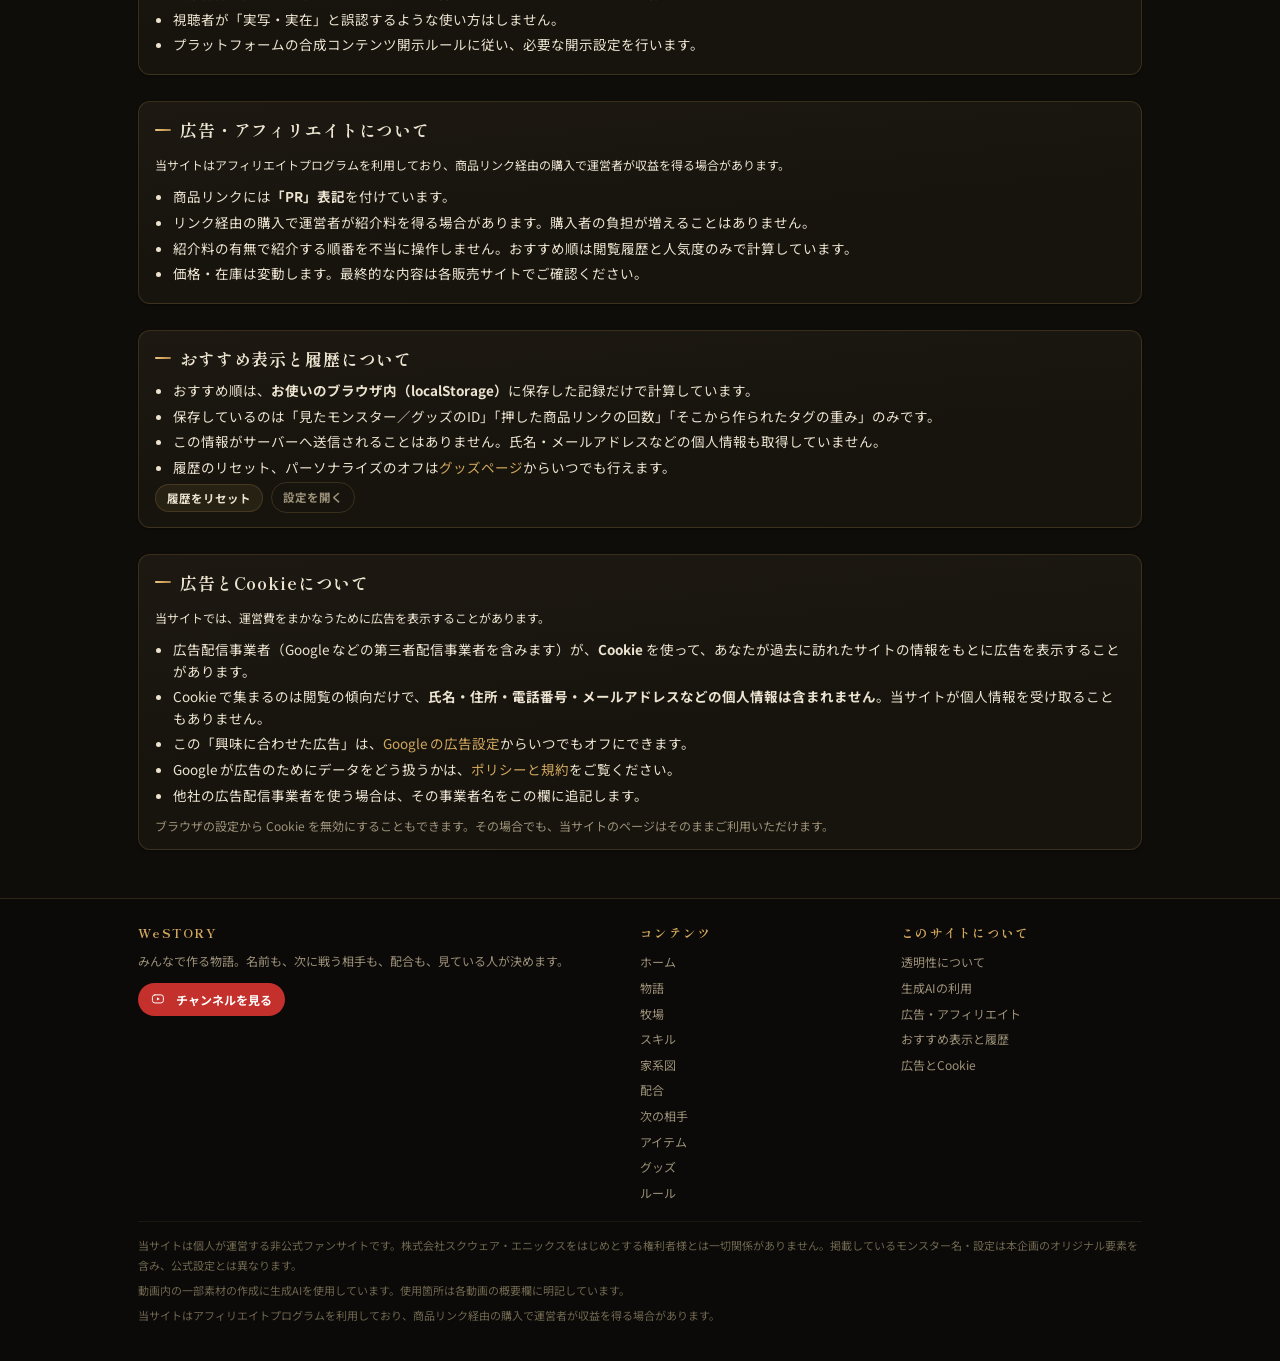
<file: rules.html>
<!DOCTYPE html>
<html lang="ja">
<head>
<meta charset="utf-8">
<meta name="viewport" content="width=device-width,initial-scale=1">
<title>ルールと方針｜WeSTORY</title>
<meta name="description" content="投票のルール、配合のルール、生成AIの利用方針、広告表記、おすすめ表示について。">
<!-- seo:start -->
<link rel="canonical" href="https://westory-ch.github.io/rules.html">
<meta property="og:type" content="website">
<meta property="og:site_name" content="WeSTORY">
<meta property="og:title" content="ルールと方針｜WeSTORY">
<meta property="og:description" content="投票のルール、配合のルール、生成AIの利用方針、広告表記、おすすめ表示について。">
<meta property="og:url" content="https://westory-ch.github.io/rules.html">
<meta property="og:image" content="https://westory-ch.github.io/assets/brand/logo_mark.png">
<meta name="twitter:card" content="summary_large_image">
<link rel="icon" href="assets/brand/logo_mark.png" type="image/png">
<link rel="apple-touch-icon" href="assets/brand/apple-touch-icon.png">
<meta name="theme-color" content="#b08850">
<!-- seo:end -->
<link rel="stylesheet" href="assets/css/style.css?v=20260911132154">
</head>
<body>
<div class="wrap">

  <h1 class="page">ルールと方針</h1>
  <p class="lead">この企画は視聴者のみなさんの投票で進行します。安心して参加していただくため、ルールと制作方針を公開しています。</p>

  <div class="row" style="margin-bottom:20px">
    <a class="btn ghost sm" href="#vote">参加のしかた</a>
    <a class="btn ghost sm" href="#naming">名前</a>
    <a class="btn ghost sm" href="#party">パーティ</a>
    <a class="btn ghost sm" href="#level">レベル</a>
    <a class="btn ghost sm" href="#scout">次に戦う相手</a>
    <a class="btn ghost sm" href="#breed">配合とスキル</a>
    <a class="btn ghost sm" href="#hospital">人生縛り</a>
    <a class="btn ghost sm" href="#items">アイテム</a>
    <a class="btn ghost sm" href="#cautions">注意ごと</a>
    <a class="btn ghost sm" href="#editorial">制作者の決定</a>
    <a class="btn ghost sm" href="#transparency">透明性</a>
    <a class="btn ghost sm" href="#ai">生成AI</a>
    <a class="btn ghost sm" href="#ad">広告</a>
    <a class="btn ghost sm" href="#privacy">おすすめ表示</a>
  </div>

  <section class="section" id="vote">
    <div class="panel">
      <h2 class="sec">参加のしかた（どこで決めるか）</h2>
      <div id="voteMap"></div>
      <ul style="margin-top:14px">
        <li><b>名前</b>と<b>次に戦う相手</b>は<b>YouTubeのコメント欄</b>で受け付けます。</li>
        <li><b>配合先</b>と<b>継承スキル</b>は<b>このサイト</b>の応募フォームで受け付けます。動画の概要欄からフォームへは直接飛べません。</li>
        <li>1本の動画につき、1人1票を目安にお願いします。</li>
        <li>締切は各動画と当サイトの<a href="index.html#news">お知らせ</a>に記載します。</li>
        <li>結果は次の動画と当サイトで発表します。</li>
      </ul>
    </div>
  </section>

  <section class="section" id="naming">
    <div class="panel">
      <h2 class="sec">名前のルール</h2>
      <p class="small muted" style="margin:0 0 10px">
        名前は<b>動画のコメント欄</b>だけで受け付けます。このサイトからは応募できません。
      </p>
      <ul id="nameRules"></ul>
      <p class="small muted" style="margin:0" id="nameHeartNote"></p>
      <p class="small muted" style="margin:6px 0 0" id="nameNgNote"></p>
      <p style="margin:10px 0 0"><a class="btn gold" href="index.html#join"><span class="ic" data-ic="pen"></span>いま募集中のものを見る</a></p>
    </div>
  </section>

  <section class="section" id="party">
    <div class="panel">
      <h2 class="sec">パーティのルール</h2>
      <ul>
        <li>動画のバトルに出られるのは<b><span id="pSize"></span>体まで</b>です。モンスターの<b>サイズには関係ありません</b>。</li>
        <li id="partyLi"></li>
        <li>選ばれなかった仲間は<a href="monsters.html">モンスター牧場</a>でお留守番します。次の回で選ばれれば出番があります。</li>
        <li>いま誰がパーティにいるかは<a href="monsters.html">モンスター牧場</a>でいつでも確認できます。</li>
      </ul>
    </div>
  </section>

  <section class="section" id="level">
    <div class="panel">
      <h2 class="sec">レベル</h2>
      <ul>
        <li><b>戦闘に1回勝つ</b>と、レベルが<b>+<span id="perV"></span></b>されます。</li>
        <li id="lvWinLi"></li>
        <li id="lvUnitLi"></li>
        <li id="lvPartyLi"></li>
        <li id="lvLoseLi"></li>
        <li>スカウトのイベントは<b>毎回あるとは限りません</b>。仲間が増えると配合の選択肢も増えます。</li>
      </ul>
    </div>
  </section>

  <section class="section" id="sp">
    <div class="panel">
      <h2 class="sec">スキルポイント</h2>
      <ul>
        <li id="spLevelLi"></li>
        <li id="spBreedLi"></li>
        <li id="spMaxLi"></li>
        <li id="spAutoLi"></li>
        <li id="spConsultLi"></li>
      </ul>
    </div>
  </section>

  <section class="section" id="scout">
    <div class="panel">
      <h2 class="sec">次に戦う相手のルール</h2>
      <div class="steps" id="scoutSteps"></div>
      <ul style="margin-top:14px">
        <li id="scoutEveryLi"></li>
        <li id="scoutTriesLi"></li>
        <li id="scoutReflectLi"></li>
        <li>肉は<b>弱い順に自動で消費</b>されます。どれを使うか選ぶ必要はありません。</li>
        <li id="scoutResultLi"></li>
      </ul>
      <div id="scoutRates" style="margin-top:6px"></div>
      <p style="margin:12px 0 0"><a class="btn gold" href="scout.html"><span class="ic" data-ic="battle"></span>次に戦う相手のページへ</a></p>
    </div>
  </section>

  <section class="section" id="breed">
    <div class="panel">
      <h2 class="sec">配合とスキルのルール</h2>
      <ul>
        <li><b>レベル<span id="minLv"></span></b>から配合できます。</li>
        <li>生まれる子は『テリーのワンダーランド3D』の<b>実際の配合データ</b>どおりです。親①と親②を選ぶとその場で種族名が出るので、<a href="breed.html">配合表</a>で確かめてから応募できます。モンスターに性別はないので、どの子同士でも配合できます。</li>
        <li>親①と親②の組み合わせは<b>このサイトの応募フォーム</b>で受け付けます。既にあるデータから選ぶ形式なので、Googleフォームを使います。</li>
        <li><b>配合先は通常のゲームとは異なる場合があります</b>。演出や物語の都合で調整することがあります。</li>
        <li>配合すると<b>親はいなくなります</b>。<a href="tree.html">家系図</a>には記録として残ります。</li>
        <li><b>スキルは1体につき2つまで</b>です。もらった子もスカウトした子も、最初は1つしか持っていません。</li>
        <li>スキルの投票を行うのは、<b>配合で継承できる候補が2つを超えたときだけ</b>です。候補が2つ以下ならそのまま引き継がれます。</li>
        <li><b>個体値アップ系のスキルは考慮しません</b>。</li>
      </ul>
      <p class="small muted" style="margin:0 0 10px" id="formPeriod"></p>
      <p class="small muted" style="margin:0 0 10px" id="formAnon"></p>
      <div class="row" id="formCta"></div>
    </div>
  </section>

  <section class="section" id="hospital">
    <div class="panel">
      <h2 class="sec">人生縛り（<span id="hospLabel"></span>）</h2>
      <ul>
        <li id="hospRule"></li>
        <li id="hospRevive"></li>
        <li id="hospLife"></li>
        <li>いま誰が入院しているかは<a href="monsters.html">モンスター牧場</a>で確認できます。</li>
      </ul>
    </div>
  </section>

  <section class="section" id="items">
    <div class="panel">
      <h2 class="sec">アイテムのもらいかた</h2>
      <p class="small muted" style="margin:0 0 10px" id="viewNote"></p>
      <div id="viewTiers"></div>
      <p class="small" style="margin:12px 0 0"><b>使いかた</b></p>
      <ul id="useNotes" style="margin-top:4px"></ul>
      <p class="small muted" style="margin:0" id="inflNote"></p>
      <p style="margin:10px 0 0"><a class="btn gold" href="items.html"><span class="ic" data-ic="box"></span>いまの合計再生数と手持ちを見る</a></p>
    </div>
  </section>

  <section class="section" id="cautions">
    <div class="panel">
      <h2 class="sec">参加する前に知っておいてほしいこと</h2>
      <ul id="cautionList"></ul>
    </div>
  </section>

  <section class="section" id="editorial">
    <div class="panel">
      <h2 class="sec">制作者の決定について</h2>
      <ul>
        <li>誹謗中傷・差別的表現・過度に性的な表現・実在の人物や団体を想起させる名称など、<b>不適切な投票は無効</b>とします。</li>
        <li>他者の権利を侵害するおそれのある名称も採用しません。</li>
        <li>投票は多数決ですが、<b>最終的な判断は制作者</b>が行います。票がいちばん多いものが必ず選ばれるとは限りません。</li>
        <li>締切までに有効な票が集まらなかった場合も、<b>制作者が決定</b>します。</li>
        <li>同数の場合は、投稿が早かったものを優先します。</li>
        <li>判断に迷うケースは、動画内で理由を説明したうえで決定します。</li>
      </ul>
      <p class="small" style="margin:10px 0 0"><b>投票の反映について</b></p>
      <p class="small muted" style="margin:4px 0 0" id="pollNotice"></p>
    </div>
  </section>

  <section class="section" id="transparency">
    <div class="panel">
      <h2 class="sec">透明性について</h2>
      <p id="disc" class="small"></p>
      <ul>
        <li>当サイト・当チャンネルは<b>個人が運営する非公式のファン企画</b>です。権利者様の公式チャンネル・公式サイトではありません。</li>
        <li>登場するモンスターの名前・設定は本企画のオリジナル要素を含み、公式設定とは異なります。</li>
        <li>権利者様からご連絡をいただいた場合は、<b>速やかに該当コンテンツの修正または削除</b>を行います。</li>
        <li>投票の集計方法・締切・結果はすべて公開します。集計を恣意的に操作することはしません。</li>
      </ul>
      <p class="small muted" style="margin:0">
        ご連絡先：<span id="contact"><a href="mailto:oasic.muselol@gmail.com">oasic.muselol@gmail.com</a></span>
      </p>
    </div>
  </section>

  <section class="section" id="ai">
    <div class="panel">
      <h2 class="sec">生成AIの利用について</h2>
      <p id="ainote" class="small"></p>
      <ul>
        <li>使用した箇所（画像・音声・編集補助など）は<b>各動画の概要欄に明記</b>します。</li>
        <li>既存作品の画風・キャラクターをそのまま再現することを目的とした生成は行いません。</li>
        <li>視聴者が「実写・実在」と誤認するような使い方はしません。</li>
        <li>プラットフォームの合成コンテンツ開示ルールに従い、必要な開示設定を行います。</li>
      </ul>
    </div>
  </section>

  <section class="section" id="ad">
    <div class="panel">
      <h2 class="sec">広告・アフィリエイトについて</h2>
      <p id="adnote" class="small"></p>
      <ul>
        <li>商品リンクには<b>「PR」表記</b>を付けています。</li>
        <li>リンク経由の購入で運営者が紹介料を得る場合があります。購入者の負担が増えることはありません。</li>
        <li>紹介料の有無で紹介する順番を不当に操作しません。おすすめ順は閲覧履歴と人気度のみで計算しています。</li>
        <li>価格・在庫は変動します。最終的な内容は各販売サイトでご確認ください。</li>
      </ul>
    </div>
  </section>

  <section class="section" id="privacy">
    <div class="panel">
      <h2 class="sec">おすすめ表示と履歴について</h2>
      <ul>
        <li>おすすめ順は、<b>お使いのブラウザ内（localStorage）</b>に保存した記録だけで計算しています。</li>
        <li>保存しているのは「見たモンスター／グッズのID」「押した商品リンクの回数」「そこから作られたタグの重み」のみです。</li>
        <li>この情報がサーバーへ送信されることはありません。氏名・メールアドレスなどの個人情報も取得していません。</li>
        <li>履歴のリセット、パーソナライズのオフは<a href="goods.html#privacyBox">グッズページ</a>からいつでも行えます。</li>
      </ul>
      <div class="row">
        <button class="btn sm" onclick="App.track.reset();alert('履歴をリセットしました');">履歴をリセット</button>
        <a class="btn sm ghost" href="goods.html#privacyBox">設定を開く</a>
      </div>
    </div>
  </section>

  <section class="section" id="cookie">
    <div class="panel">
      <h2 class="sec">広告とCookieについて</h2>
      <p class="small">当サイトでは、運営費をまかなうために広告を表示することがあります。</p>
      <ul>
        <li>広告配信事業者（Google などの第三者配信事業者を含みます）が、<b>Cookie</b> を使って、あなたが過去に訪れたサイトの情報をもとに広告を表示することがあります。</li>
        <li>Cookie で集まるのは閲覧の傾向だけで、<b>氏名・住所・電話番号・メールアドレスなどの個人情報は含まれません</b>。当サイトが個人情報を受け取ることもありません。</li>
        <li>この「興味に合わせた広告」は、<a href="https://adssettings.google.com/" target="_blank" rel="noopener">Google の広告設定</a>からいつでもオフにできます。</li>
        <li>Google が広告のためにデータをどう扱うかは、<a href="https://policies.google.com/technologies/ads" target="_blank" rel="noopener">ポリシーと規約</a>をご覧ください。</li>
        <li>他社の広告配信事業者を使う場合は、その事業者名をこの欄に追記します。</li>
      </ul>
      <p class="small muted" style="margin:10px 0 0">
        ブラウザの設定から Cookie を無効にすることもできます。その場合でも、当サイトのページはそのままご利用いただけます。
      </p>
    </div>
  </section>

</div>

<script src="data/site.js?v=20260911132154"></script>
<script src="data/monsters.js?v=20260911132154"></script>
<script src="data/teri.js?v=20260911132154"></script>
<script src="data/episodes.js?v=20260911132154"></script>
<script src="data/goods.js?v=20260911132154"></script>
<script src="data/news.js?v=20260911132154"></script>
<script src="data/story.js?v=20260911132154"></script>
<script src="data/scout.js?v=20260911132154"></script>
<script src="assets/js/app.js?v=20260911132154"></script>
<script>
function pageInit(){
  var S=App.SITE, esc=App.esc;
  App.$('#perV').textContent=S.rules.levelPerWin;
  App.$('#minLv').textContent=S.rules.breedMinLevel;
  App.$('#pSize').textContent=App.partySize();
  App.$('#partyLi').innerHTML=S.rules.partyNote||'';
  App.$('#cautionList').innerHTML=(S.cautions||[]).map(function(c){ return '<li>'+c+'</li>'; }).join('');
  App.$('#disc').textContent=S.disclaimer||'';
  App.$('#ainote').textContent=S.aiNotice||'';
  App.$('#adnote').textContent=S.adNotice||'';
  App.$('#pollNotice').textContent=S.pollNotice||'';
  App.$('#voteMap').innerHTML=App.voteMapHtml();
  App.$('#lvWinLi').innerHTML=S.rules.winOnlyNote||'';
  App.$('#lvUnitLi').innerHTML=S.rules.battleUnitNote||'';
  App.$('#lvPartyLi').innerHTML=S.rules.levelUpNote||'';
  App.$('#lvLoseLi').innerHTML='<b>負けた戦闘は経験値がもらえません。</b>レベルも上がらず、そのときのパーティから'+
    '<b>ランダムで1体</b>が'+esc((S.hospital&&S.hospital.label)||'モンスター病院')+'へ送られます。';

  var sp=S.skillPoint||{};
  App.$('#spLevelLi').innerHTML=sp.levelNote||'';
  App.$('#spBreedLi').innerHTML=sp.breedNote||'';
  App.$('#spMaxLi').innerHTML=sp.maxNote||'';
  App.$('#spAutoLi').innerHTML=sp.autoNote||'';
  App.$('#spConsultLi').innerHTML=sp.consultNote||'';

  var nm=S.naming||{rules:[]};
  App.$('#nameRules').innerHTML=(nm.rules||[]).map(function(r){ return '<li>'+r+'</li>'; }).join('');
  App.$('#nameHeartNote').textContent=nm.heartNote||'';
  App.$('#nameNgNote').textContent=nm.ngNote||'';

  // 応募フォーム（配合先・継承スキル）。URL未設定のあいだは「準備中」を出す
  var fm=App.forms();
  App.$('#formPeriod').innerHTML=fm.periodNote||'';
  App.$('#formAnon').textContent=fm.anonNote||'';
  var fcta=[];
  if(App.formUrl('breed')) fcta.push('<a class="btn gold" href="'+esc(App.formUrl('breed'))+'" target="_blank" rel="noopener">'+App.icon('breed')+'配合先の応募フォーム</a>');
  if(App.formUrl('skill')) fcta.push('<a class="btn gold" href="'+esc(App.formUrl('skill'))+'" target="_blank" rel="noopener">'+App.icon('skill')+'継承スキルの応募フォーム</a>');
  fcta.push('<a class="btn ghost" href="breed.html">'+App.icon('flask')+'配合表を見る</a>');
  App.$('#formCta').innerHTML=(fcta.length>1?'':'<span class="badge">'+esc(fm.preparingNote||'')+'</span>')+fcta.join('');

  var h=S.hospital||{};
  App.$('#hospLabel').textContent=h.label||'モンスター病院';
  App.$('#hospRule').innerHTML=h.rule||'';
  App.$('#hospRevive').innerHTML=h.revive||'';
  App.$('#hospLife').textContent=h.lifeNote||'';

  var sc=App.scoutCfg();
  App.$('#scoutSteps').innerHTML=(sc.steps||[]).map(function(s,i){
    return '<div class="step"><span class="n">'+(i+1)+'</span><span class="tx">'+s+'</span></div>';
  }).join('');
  App.$('#scoutEveryLi').innerHTML=S.rules.scoutNote||'';
  App.$('#scoutTriesLi').innerHTML=sc.triesNote||'';
  App.$('#scoutResultLi').innerHTML=sc.resultNote||'';
  App.$('#scoutReflectLi').textContent=sc.reflect||'';
  // 肉の上乗せぶんをメーターで見せる
  var meat=App.meatList(), mx=meat.reduce(function(n,m){return Math.max(n,m.add)},0.5);
  App.$('#scoutRates').innerHTML='<div class="meter">'+meat.map(function(m){
    return '<div class="mt"><span class="nm">'+esc(m.item)+'</span>'+
      '<span class="bar"><i style="width:'+Math.round(m.add/mx*100)+'%"></i></span>'+
      '<span class="pc">+'+Math.round(m.add*100)+'%</span><span class="have"></span></div>';
  }).join('')+'</div>';

  var vi=S.viewItems||{tiers:[],useNotes:{}};
  App.$('#viewNote').innerHTML=(vi.note||'')+'<br>'+esc(vi.progressNote||'');
  App.$('#inflNote').textContent=vi.inflationNote||'';
  App.$('#viewTiers').innerHTML=App.tierLadderHtml();
  App.$('#useNotes').innerHTML=Object.keys(vi.useNotes||{}).map(function(k){
    return '<li><b>'+esc(k)+'</b>：'+esc(vi.useNotes[k])+'</li>';
  }).join('');
}
</script>
</body>
</html>
</file>
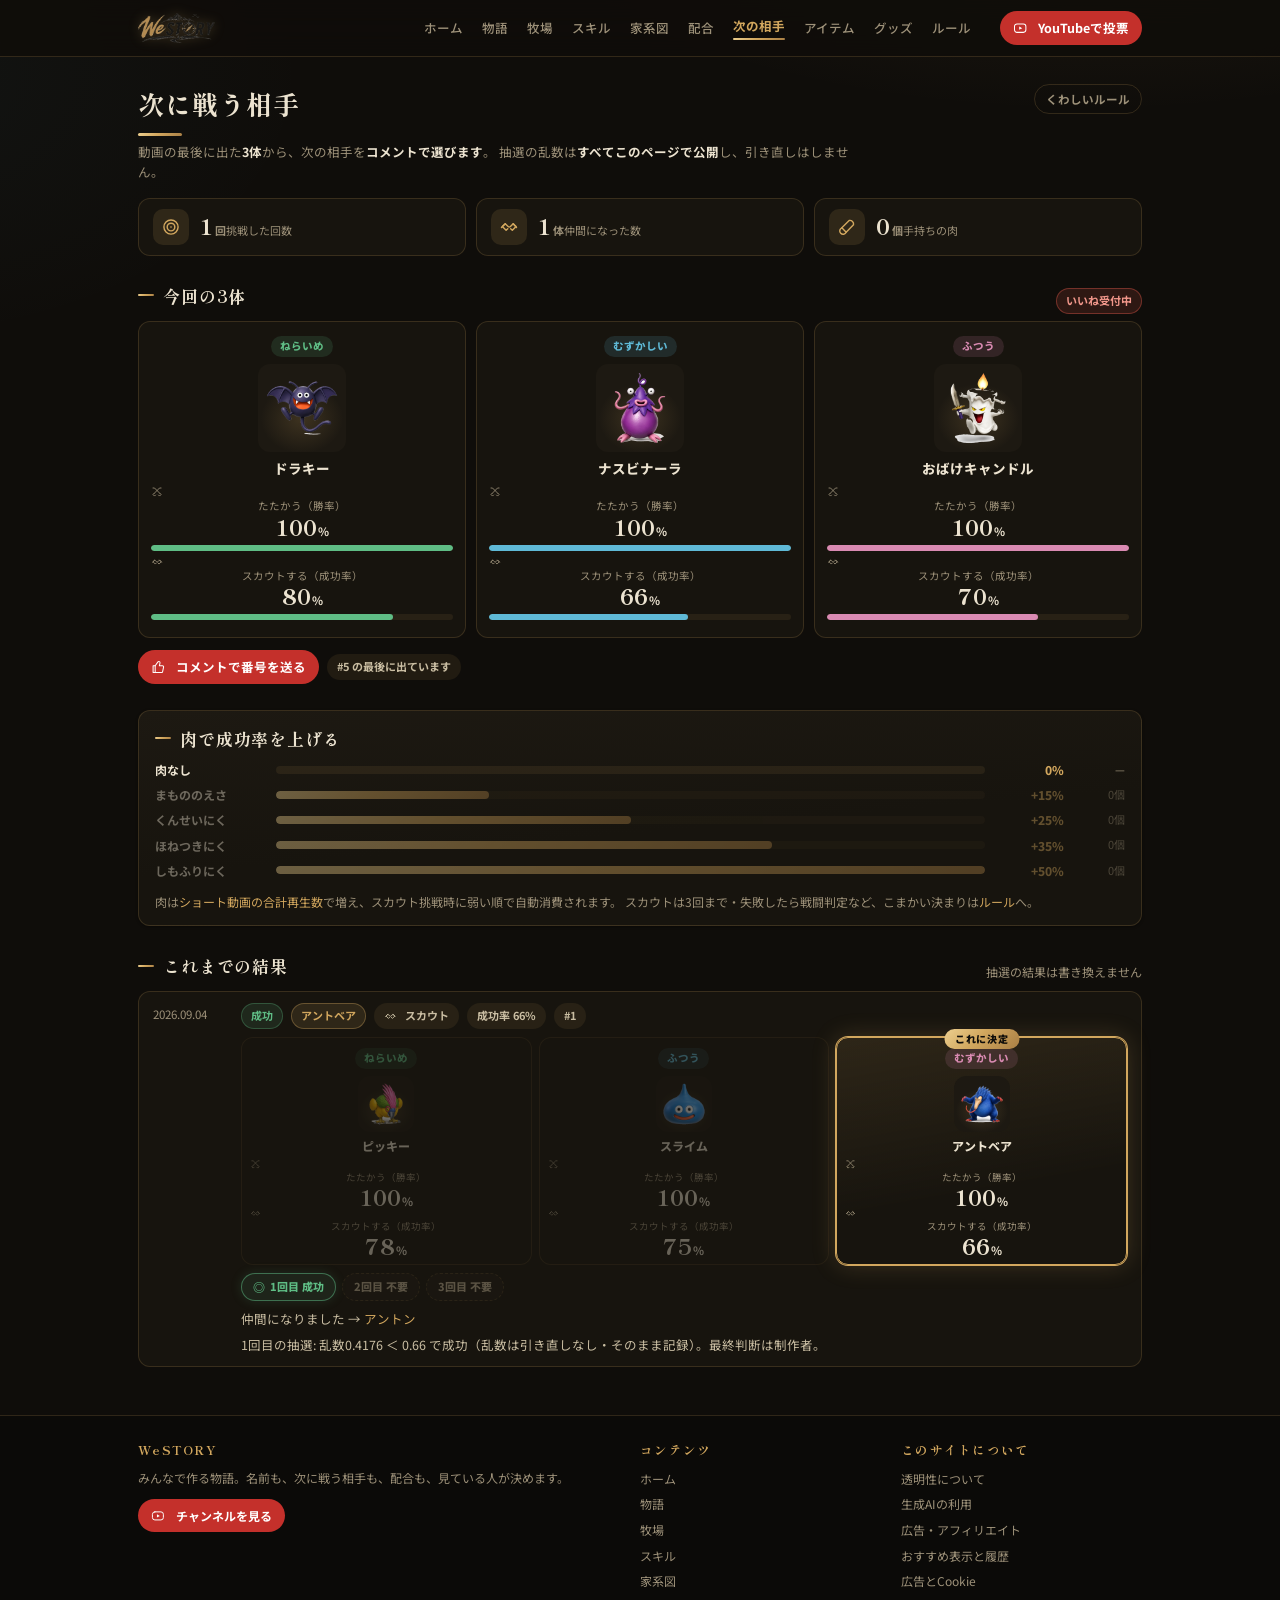
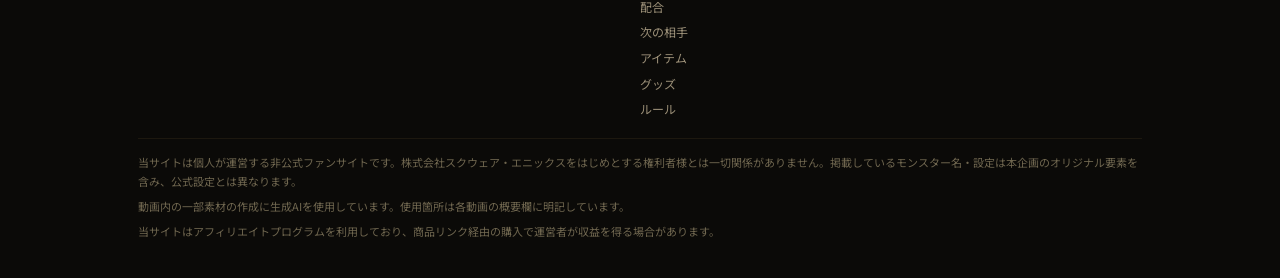
<file: scout.html>
<!DOCTYPE html>
<html lang="ja">
<head>
<meta charset="utf-8">
<meta name="viewport" content="width=device-width,initial-scale=1">
<title>次に戦う相手｜WeSTORY</title>
<meta name="description" content="動画の最後に出る3体に、たたかう／スカウトの6択。固定コメントの返信にいいねを押して決めます。抽選の結果はこのページで公開します。">
<!-- seo:start -->
<link rel="canonical" href="https://westory-ch.github.io/scout.html">
<meta property="og:type" content="website">
<meta property="og:site_name" content="WeSTORY">
<meta property="og:title" content="次に戦う相手｜WeSTORY">
<meta property="og:description" content="動画の最後に出る3体に、たたかう／スカウトの6択。固定コメントの返信にいいねを押して決めます。抽選の結果はこのページで公開します。">
<meta property="og:url" content="https://westory-ch.github.io/scout.html">
<meta property="og:image" content="https://westory-ch.github.io/assets/brand/logo_mark.png">
<meta name="twitter:card" content="summary_large_image">
<link rel="icon" href="assets/brand/logo_mark.png" type="image/png">
<link rel="apple-touch-icon" href="assets/brand/apple-touch-icon.png">
<meta name="theme-color" content="#b08850">
<!-- seo:end -->
<link rel="stylesheet" href="assets/css/style.css?v=20260911132154">
</head>
<body>
<div class="wrap">

  <div class="spread">
    <h1 class="page">次に戦う相手</h1>
    <a class="btn ghost sm" href="rules.html#scout">くわしいルール</a>
  </div>
  <p class="lead">
    動画の最後に出た<b>3体</b>から、次の相手を<b>コメントで選びます</b>。
    抽選の乱数は<b>すべてこのページで公開</b>し、引き直しはしません。
  </p>

  <!-- ① 今どうなっているか -->
  <div class="stats" id="scoutStats" style="margin-bottom:18px"></div>

  <!-- ② 今回の候補 -->
  <section class="section">
    <div class="spread">
      <h2 class="sec">今回の3体</h2>
      <span id="scoutEpBadge"></span>
    </div>
    <div id="scoutPicks"></div>
  </section>

  <!-- ③ 成功率と肉 -->
  <section class="section">
    <div class="panel">
      <h2 class="sec">肉で成功率を上げる</h2>
      <div class="meter" id="meatMeter"></div>
      <p class="small muted" style="margin:12px 0 0">
        肉は<a href="items.html">ショート動画の合計再生数</a>で増え、スカウト挑戦時に弱い順で自動消費されます。
        スカウトは3回まで・失敗したら戦闘判定など、こまかい決まりは<a href="rules.html#scout">ルール</a>へ。
      </p>
    </div>
  </section>

  <!-- ④ これまでの結果 -->
  <section class="section">
    <div class="spread">
      <h2 class="sec">これまでの結果</h2>
      <span class="small muted">抽選の結果は書き換えません</span>
    </div>
    <div id="history"></div>
  </section>

</div>

<script src="data/site.js?v=20260911132154"></script>
<script src="data/monsters.js?v=20260911132154"></script>
<script src="data/teri.js?v=20260911132154"></script>
<script src="data/episodes.js?v=20260911132154"></script>
<script src="data/goods.js?v=20260911132154"></script>
<script src="data/news.js?v=20260911132154"></script>
<script src="data/story.js?v=20260911132154"></script>
<script src="data/scout.js?v=20260911132154"></script>
<script src="assets/js/app.js?v=20260911132154"></script>
<script>
function statHtml(ic,v,unit,k){
  return '<div class="stat">'+App.icon(ic)+'<span>'+
    '<span class="v">'+v+'<small>'+unit+'</small></span><span class="k">'+k+'</span></span></div>';
}
function renderStats(){
  var h=App.SCOUT.history||[];
  var ok=h.filter(function(r){return r.result==='成功'}).length;
  var meat=App.meatList().reduce(function(n,m){return n+m.have},0);
  App.$('#scoutStats').innerHTML =
    statHtml('target',h.length,'回','挑戦した回数')+
    statHtml('hands',ok,'体','仲間になった数')+
    statHtml('meat',meat,'個','手持ちの肉');
}
// 3体 × たたかう／スカウト ＝ 6択のカード。
// 実データが無いときは目安（site.js の levels）を出す
function optLine(ic,name,v){
  var p=Math.round(Number(v||0)*100);
  return '<div class="cap">'+App.icon(ic)+' '+name+'</div>'+
    '<div class="rate" style="font-size:22px">'+p+'<small>%</small></div>'+
    '<div class="bar"><i style="width:'+p+'%"></i></div>';
}
function pickCards(list,wonName,mini){
  var esc=App.esc;
  return '<div class="picks'+(mini?' mini':'')+'">'+list.map(function(c,i){
    var lv=c.lv||i+1;
    var won=wonName&&c.species===wonName;
    // 画像は毎回かならず出す（個別画像が無ければ系統画像）。まだ相手が決まっていない枠だけ画像なし
    var img=c.species?App.monImgTag(c.species,'pic'):'';
    return '<div class="pick lv'+lv+(won?' won':(wonName?' lose':''))+'">'+
      '<span class="tag">'+esc(c.label||(App.scoutCfg().levels[i]||{}).label||'')+'</span>'+
      img+
      '<p class="nm">'+esc(c.species||'？？？')+'</p>'+
      optLine('battle','たたかう（勝率）',c.winRate)+
      optLine('hands','スカウトする（成功率）',c.rate)+
      (c.note?'<div class="cap" style="margin-top:6px">'+esc(c.note)+'</div>':'')+
      '</div>';
  }).join('')+'</div>';
}
function renderPicks(){
  var esc=App.esc, cur=App.scoutNow(), cfg=App.scoutCfg();
  var ep=cur.ep?App.getEp(cur.ep):null;
  App.$('#scoutEpBadge').innerHTML = cur.status==='vote'
    ? '<span class="badge live">いいね受付中</span>'
    : (cur.status==='closed'?'<span class="badge green">締め切り済み</span>':'<span class="badge">準備中</span>');

  var box=App.$('#scoutPicks');
  if(cur.choices&&cur.choices.length){
    var link=cur.pollUrl||(ep?App.ytWatch(ep):'')||App.SITE.channelUrl||'#';
    box.innerHTML=pickCards(cur.choices)+
      '<div class="row" style="margin-top:12px;align-items:center">'+
      '<a class="yt-btn" href="'+esc(link)+'" target="_blank" rel="noopener">'+App.icon('like')+'コメントで番号を送る</a>'+
      (ep?'<span class="badge">#'+esc(ep.no)+' の最後に出ています</span>':'')+'</div>';
  }else{
    // まだ候補を出していないときは、枠と目安の成功率だけ見せる
    box.innerHTML=pickCards((cfg.levels||[]).map(function(l){
      return {lv:l.lv,label:l.label,species:'',rate:l.rate,winRate:l.winRate,note:'目安の数字'};
    }))+'<p class="small muted" style="margin:10px 0 0">次の動画の最後で3体が出そろいます。</p>';
  }
}
function renderMeat(){
  var esc=App.esc, cfg=App.scoutCfg(), rows=App.meatList();
  var max=rows.reduce(function(n,m){return Math.max(n,m.add)},0.5);
  function line(cls,nm,add,have){
    return '<div class="mt '+cls+'"><span class="nm">'+esc(nm)+'</span>'+
      '<span class="bar"><i style="width:'+Math.round(add/max*100)+'%"></i></span>'+
      '<span class="pc">'+(add>0?'+':'')+Math.round(add*100)+'%</span>'+
      '<span class="have">'+have+'</span></div>';
  }
  App.$('#meatMeter').innerHTML=
    line('base','肉なし',0,'—')+
    rows.map(function(m){
      return line(m.have?'':'zero',m.item,m.add,m.have+'個');
    }).join('');
}
// スカウトは3回まで挑戦できる。何回目で決着したかをボタン状のチップで見せる。
//   1回目で成功 → [1回目 成功] [2回目 不要] [3回目 不要]
function triesHtml(r){
  if(r.action!=='スカウト'||!r.tries) return '';
  var total=(App.scoutCfg().tries||3), out=[];
  for(var i=1;i<=total;i++){
    if(i<r.tries)       out.push('<span class="try ng"><i>✕</i>'+i+'回目 失敗</span>');
    else if(i===r.tries) out.push(r.result==='成功'
      ? '<span class="try ok"><i>◎</i>'+i+'回目 成功</span>'
      : '<span class="try ng"><i>✕</i>'+i+'回目 失敗</span>');
    else out.push('<span class="try na">'+i+'回目 不要</span>');
  }
  return '<div class="tries">'+out.join('')+'</div>';
}
function renderHistory(){
  var esc=App.esc, h=App.scoutHistory();
  if(!h.length){ App.$('#history').innerHTML='<div class="empty">まだ挑戦していません。</div>'; return; }
  App.$('#history').innerHTML='<div class="tl">'+h.map(function(r){
    var mon=r.monId?App.getMon(r.monId):null, ep=r.ep?App.getEp(r.ep):null;
    var meat=(r.meat||[]).length?'<span class="badge">'+App.icon('meat')+esc((r.meat||[]).join('・'))+'</span>':'';
    var act=r.action?'<span class="badge">'+App.icon(r.action==='たたかう'?'battle':'hands')+esc(r.action)+'</span>':'';
    return '<div class="tl-item"><div class="tl-date">'+esc(App.fmtDate(r.date)||'—')+'</div><div class="tl-body">'+
      '<div class="row small" style="margin-bottom:8px">'+
      '<span class="badge'+(r.result==='成功'?' green':' live')+'">'+esc(r.result||'—')+'</span>'+
      '<span class="badge gold">'+esc(r.picked||'—')+'</span>'+act+
      '<span class="badge">'+(r.action==='たたかう'?'勝率 ':'成功率 ')+App.pct(r.finalRate||r.rate)+'</span>'+meat+
      (ep?'<span class="badge">#'+esc(ep.no)+'</span>':'')+'</div>'+
      ((r.choices||[]).length?pickCards(r.choices,r.picked,true):'')+
      triesHtml(r)+
      (mon?'<p class="small" style="margin:8px 0 0">仲間になりました → <a href="monster.html?id='+
        encodeURIComponent(mon.id)+'">'+esc(mon.name)+'</a></p>':'')+
      (r.note?'<p class="small muted" style="margin:6px 0 0">'+esc(r.note)+'</p>':'')+
      '</div></div>';
  }).join('')+'</div>';
}
function pageInit(){
  renderStats(); renderPicks(); renderMeat(); renderHistory();
}
</script>
</body>
</html>
</file>
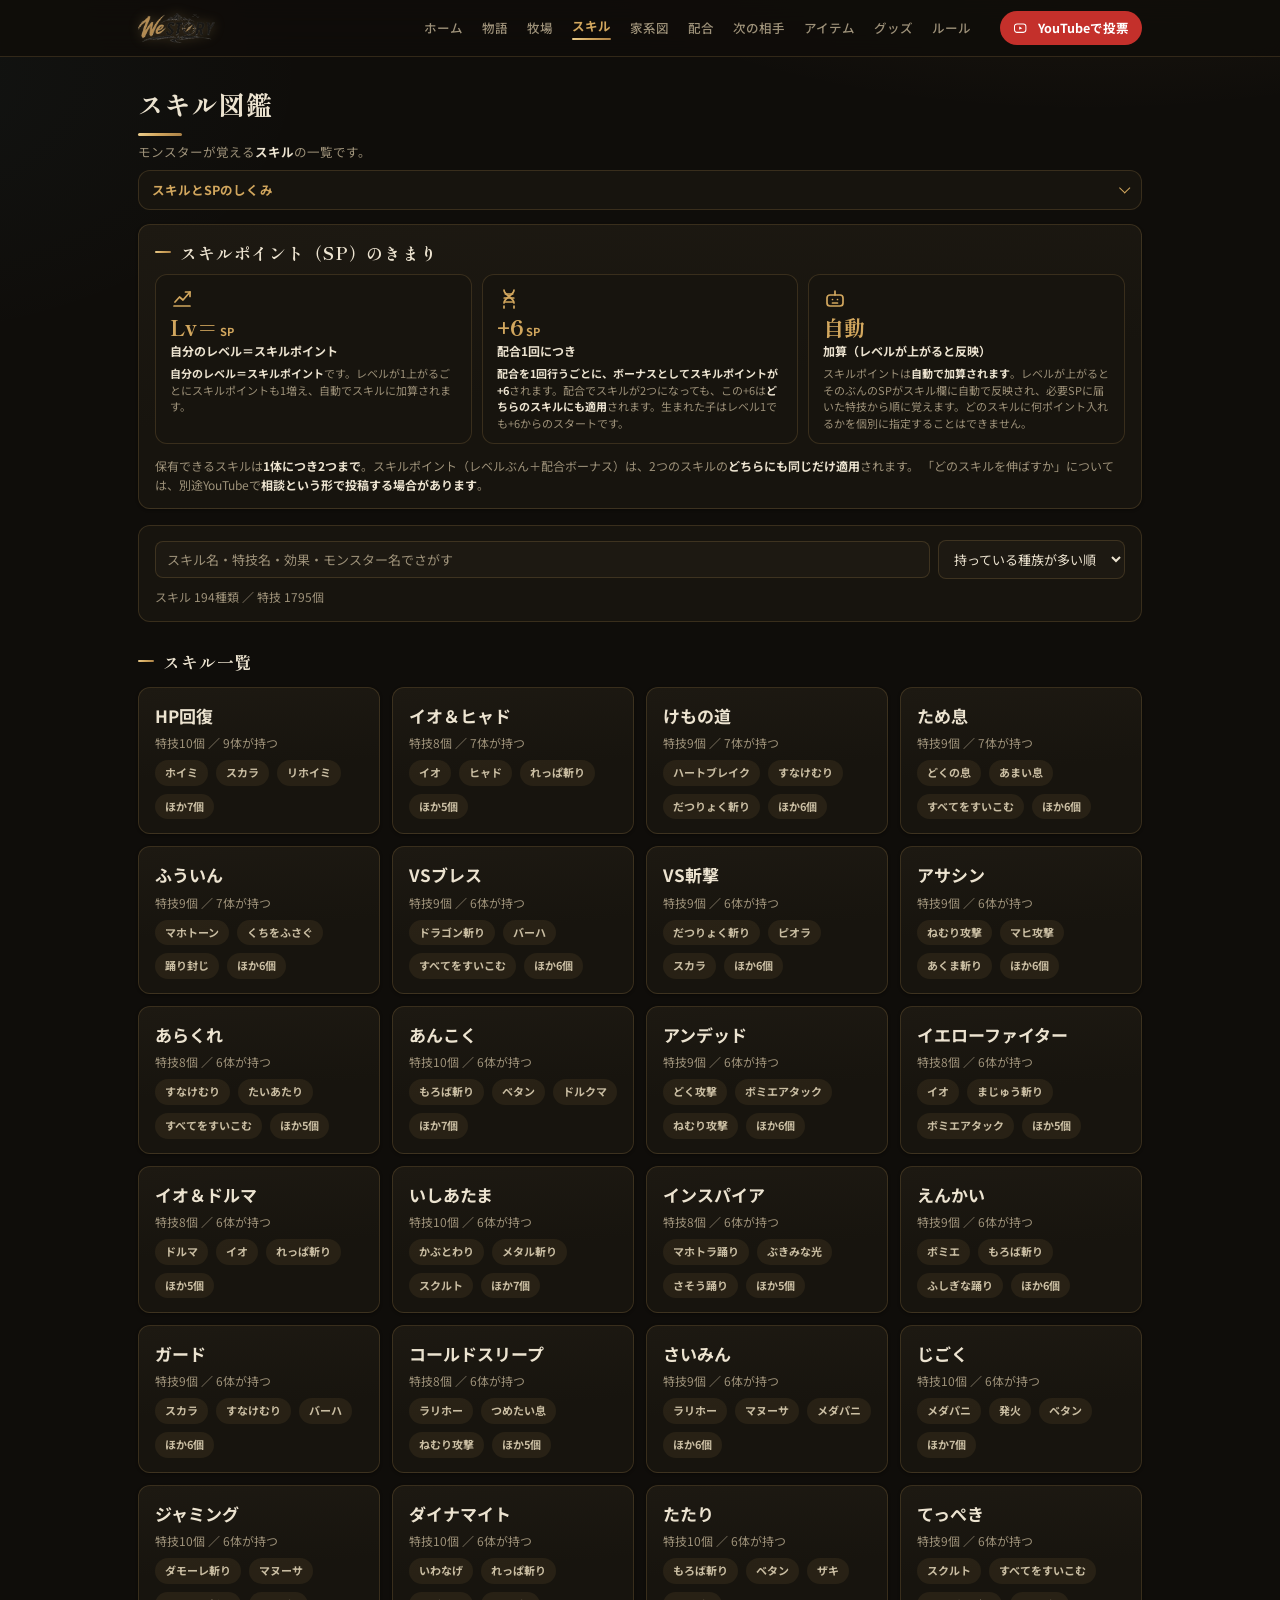
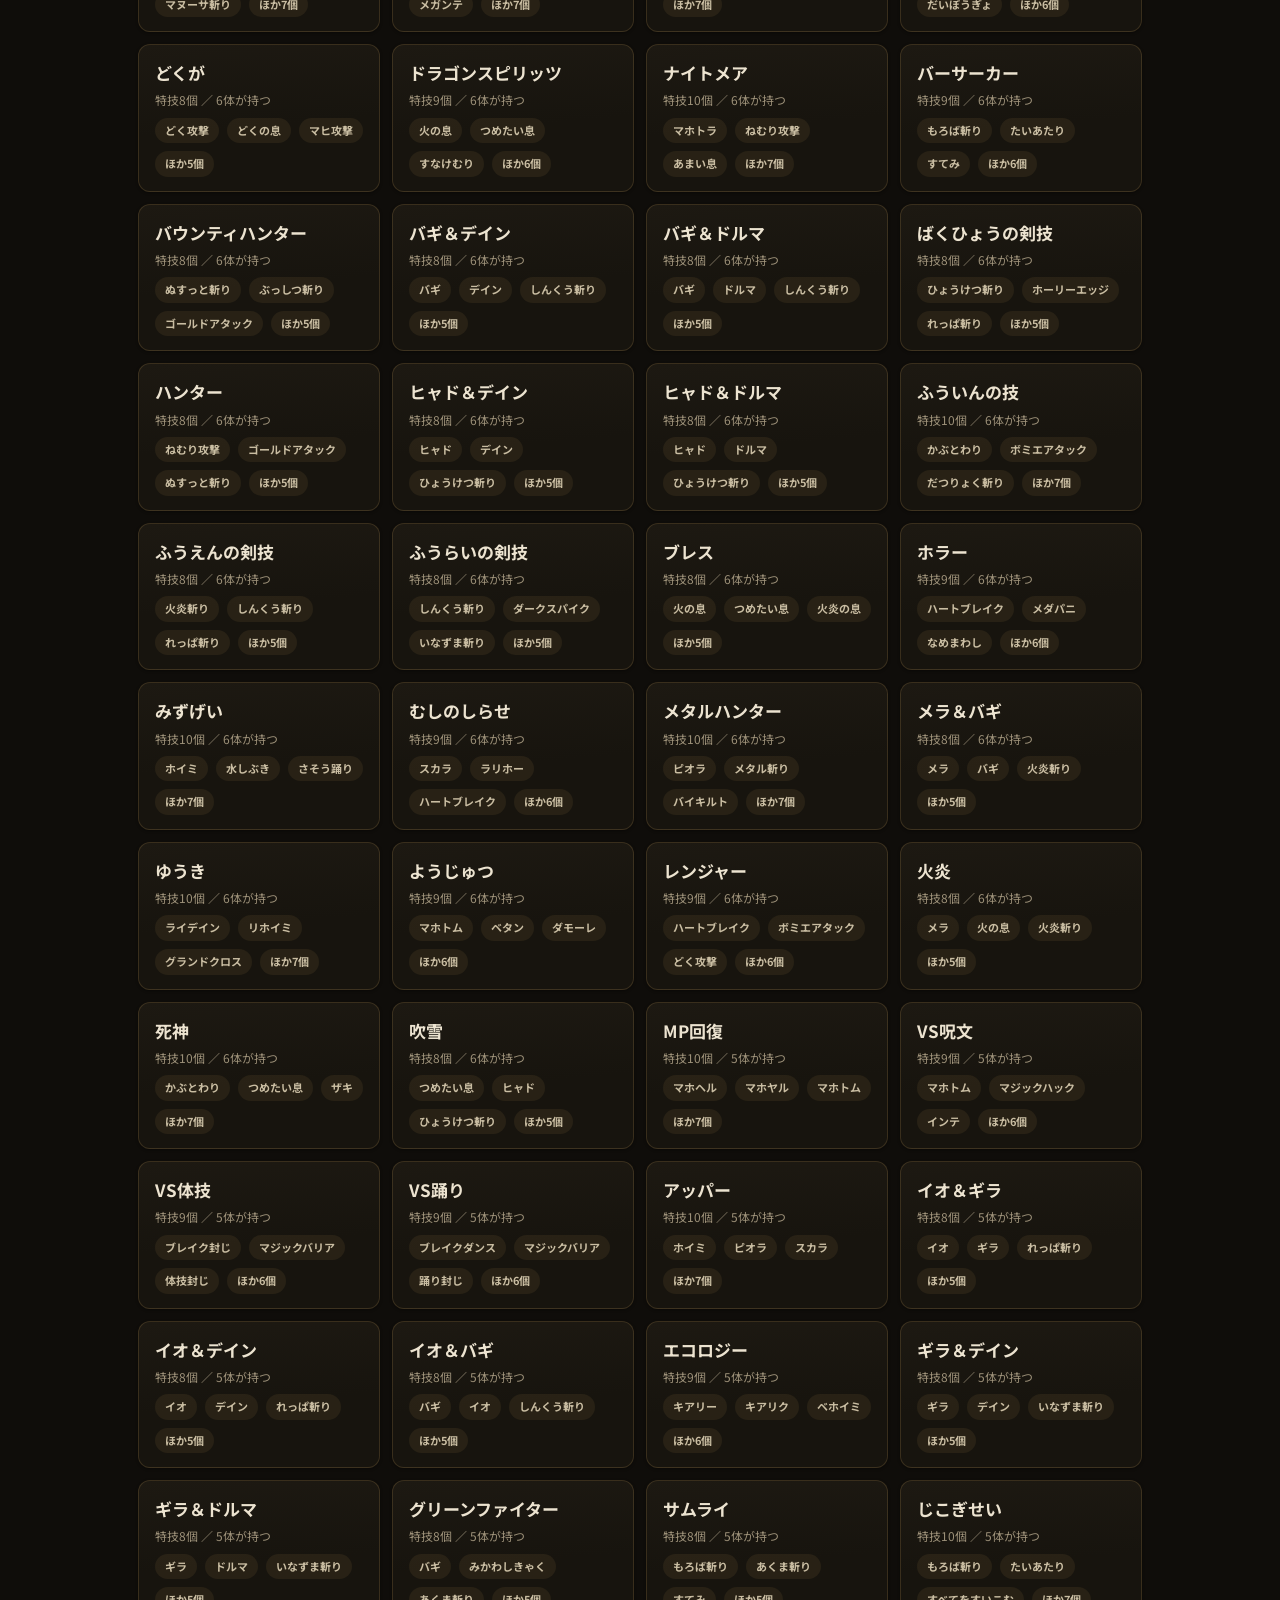
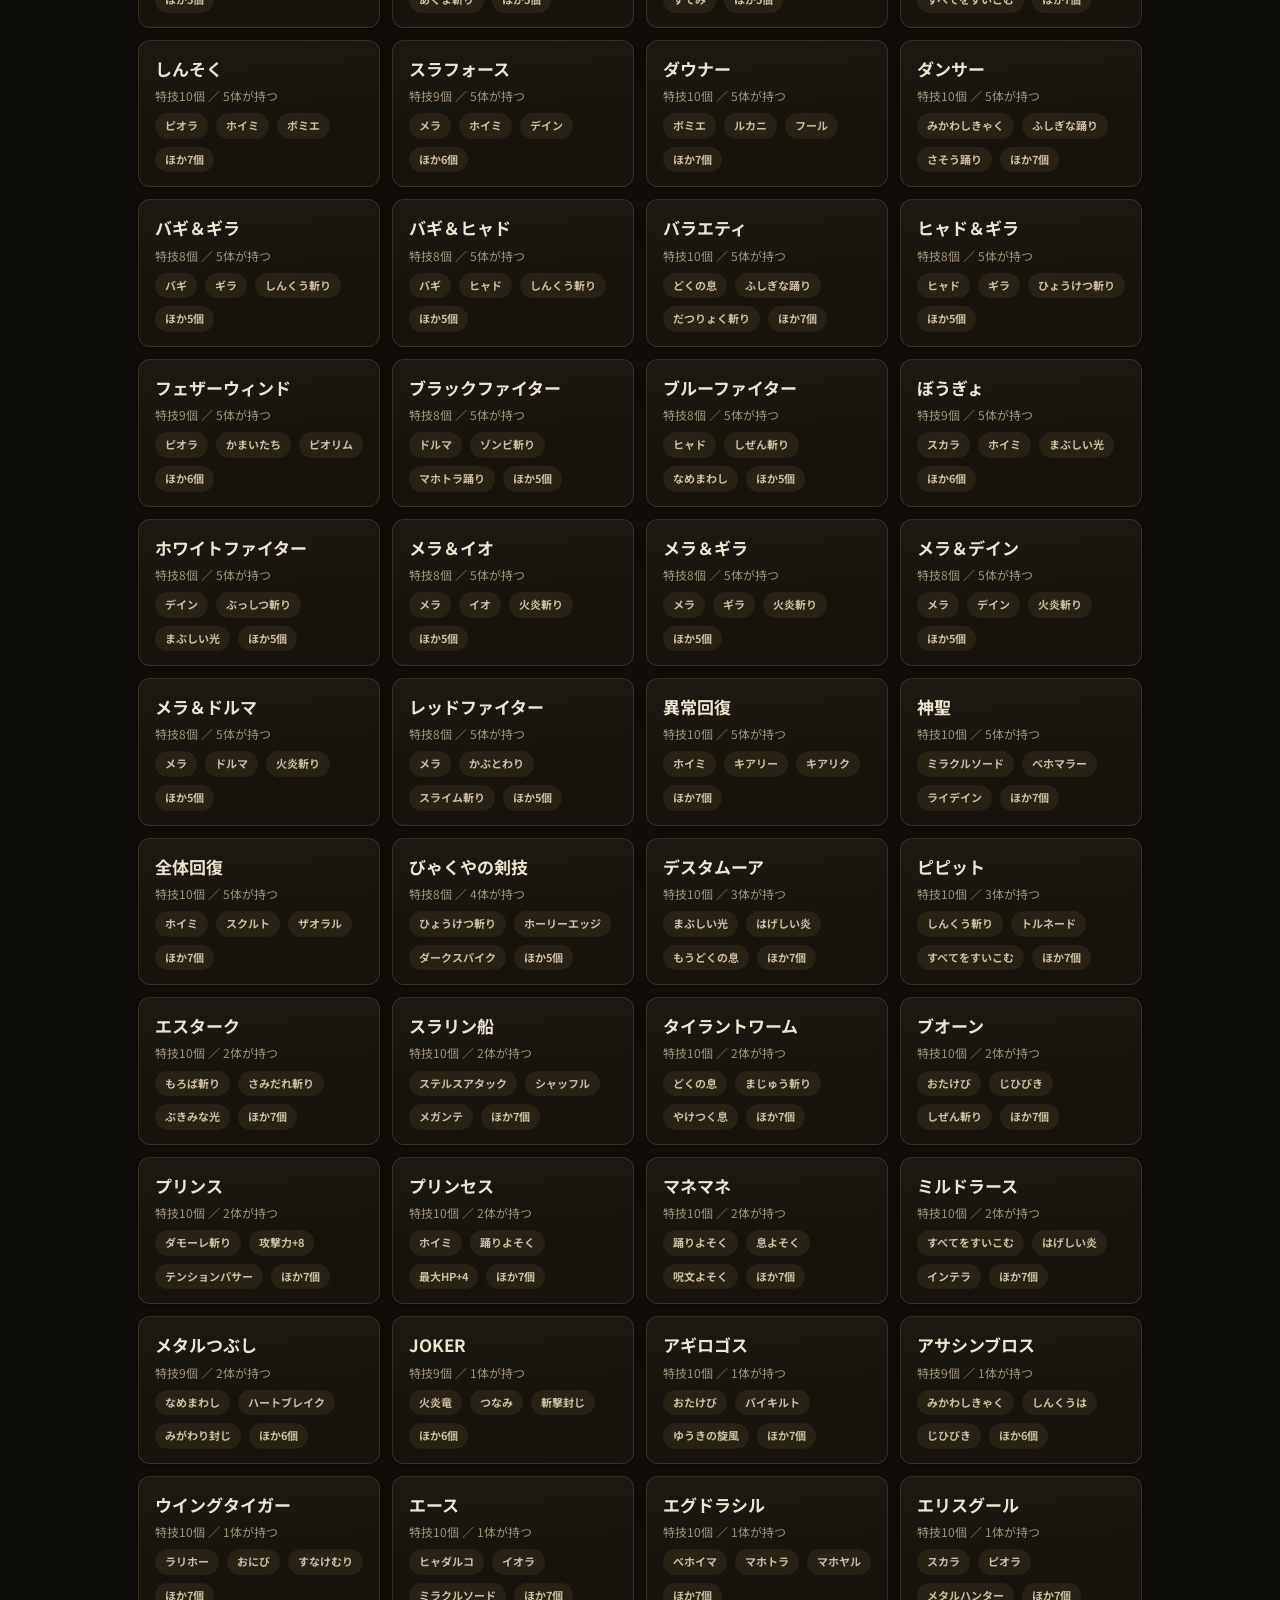
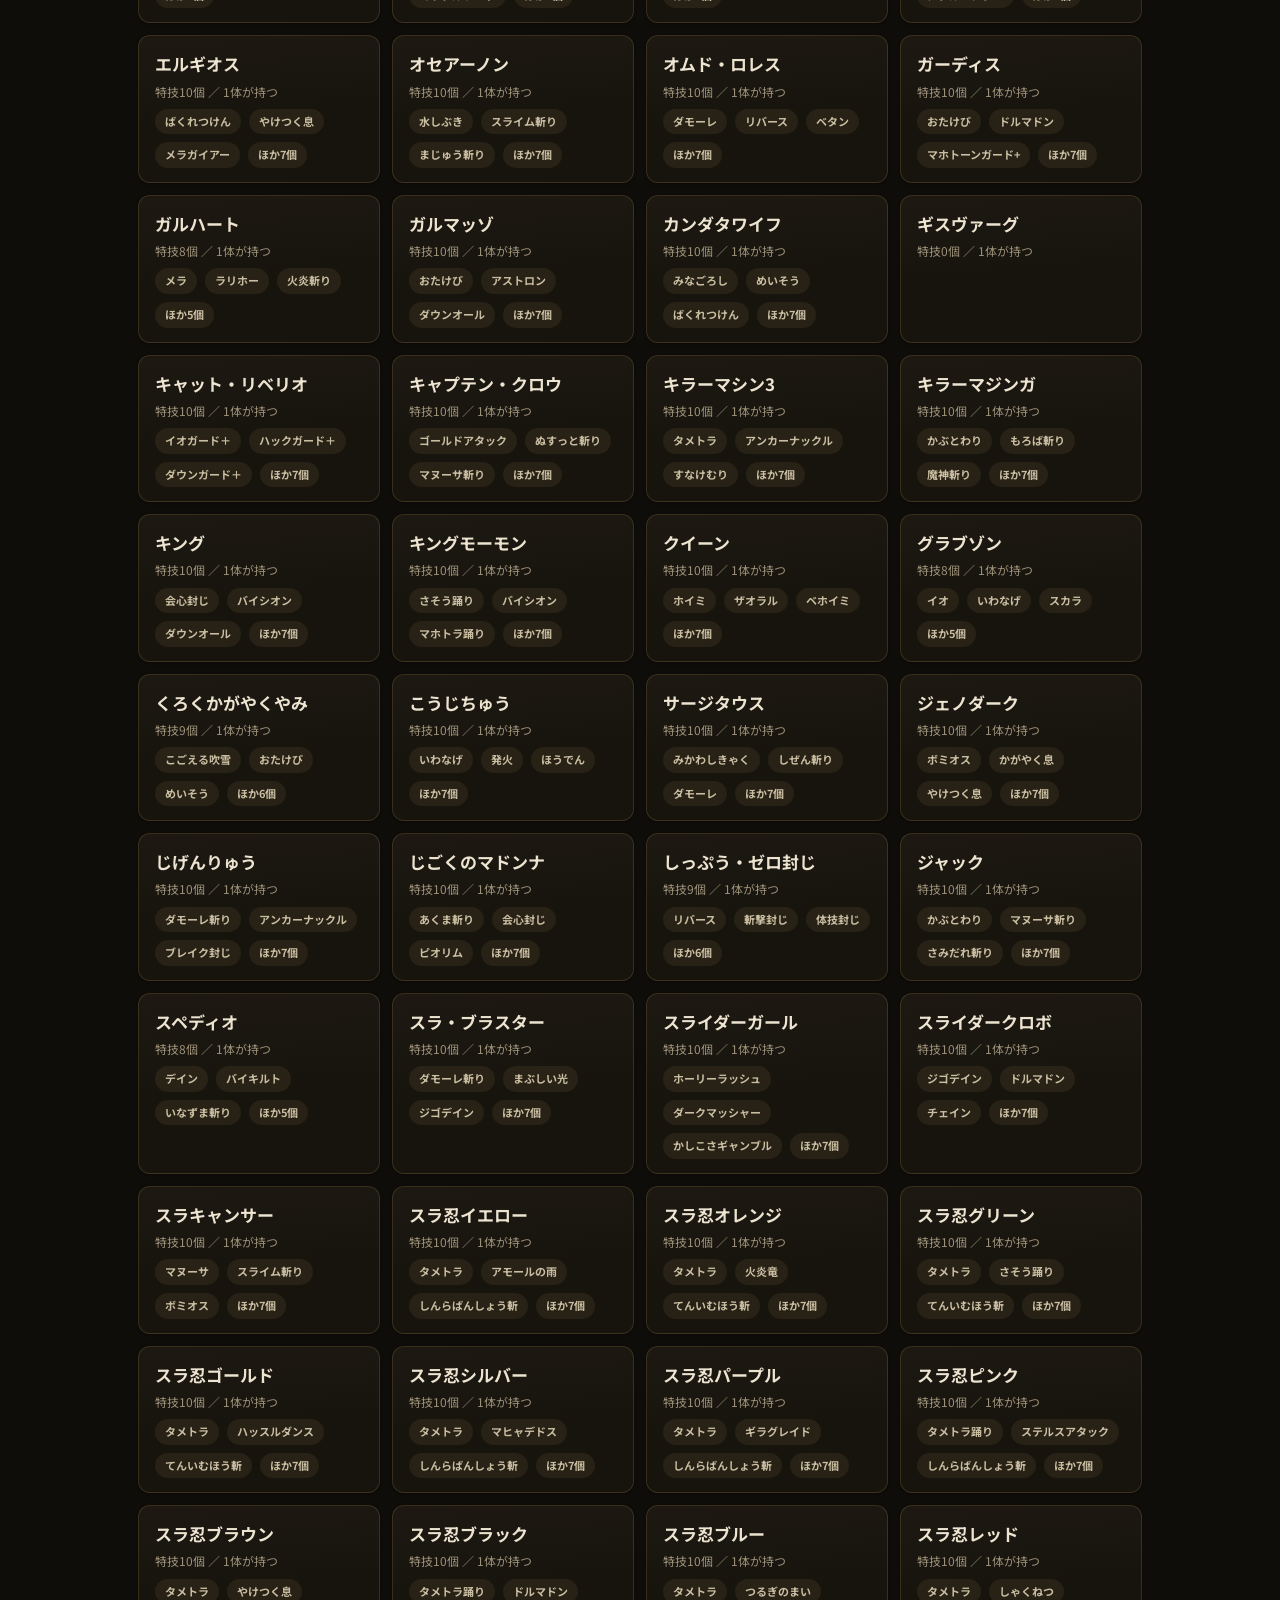
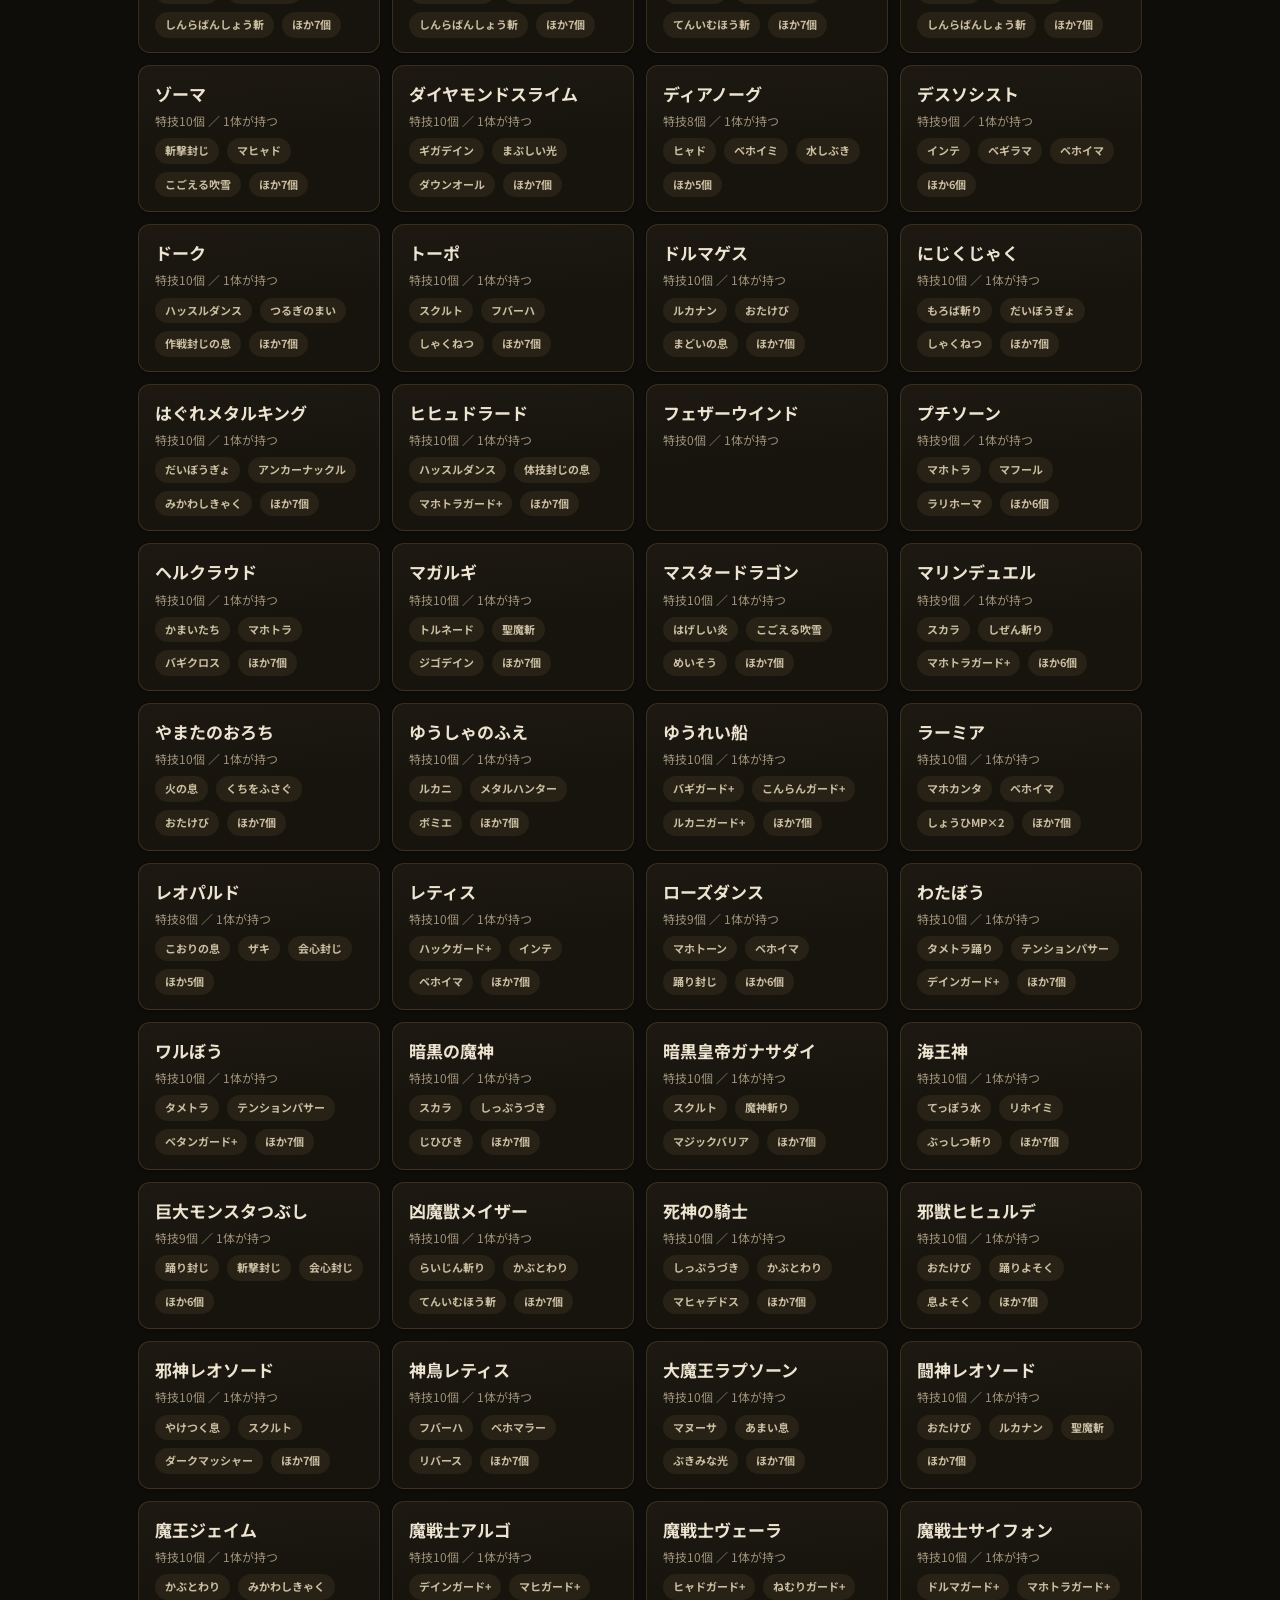
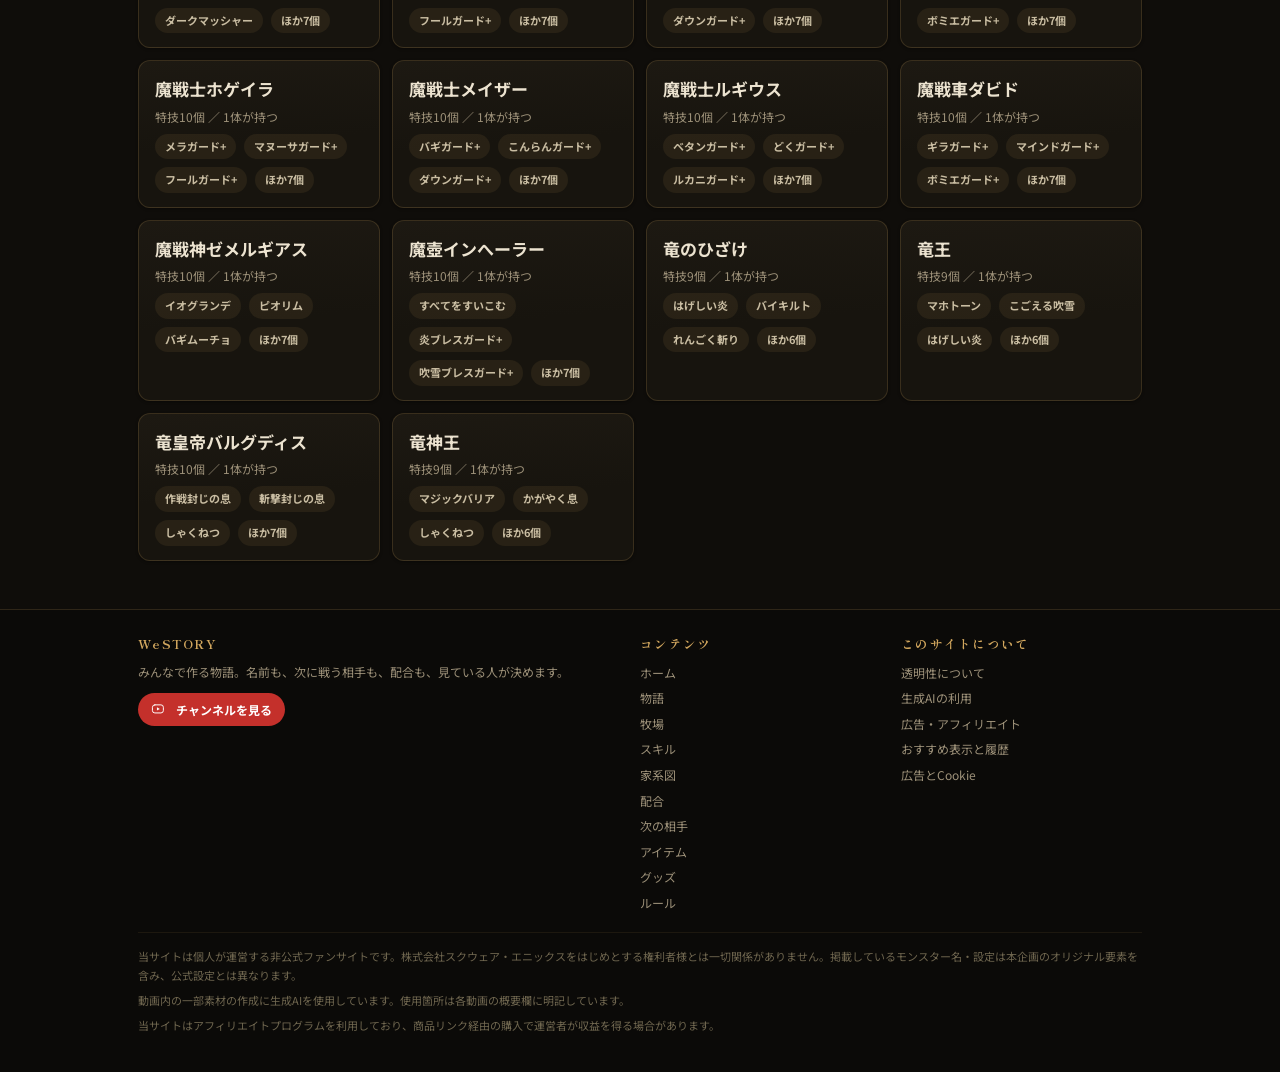
<file: skills.html>
<!DOCTYPE html>
<html lang="ja">
<head>
<meta charset="utf-8">
<meta name="viewport" content="width=device-width,initial-scale=1">
<title>スキル図鑑｜WeSTORY</title>
<meta name="description" content="テリーのワンダーランド3Dのスキル一覧。どのスキルがどの特技をいくつのSPで覚えるか、どの種族が持っているかをまとめています。">
<!-- seo:start -->
<link rel="canonical" href="https://westory-ch.github.io/skills.html">
<meta property="og:type" content="website">
<meta property="og:site_name" content="WeSTORY">
<meta property="og:title" content="スキル図鑑｜WeSTORY">
<meta property="og:description" content="テリーのワンダーランド3Dのスキル一覧。どのスキルがどの特技をいくつのSPで覚えるか、どの種族が持っているかをまとめています。">
<meta property="og:url" content="https://westory-ch.github.io/skills.html">
<meta property="og:image" content="https://westory-ch.github.io/assets/brand/logo_mark.png">
<meta name="twitter:card" content="summary_large_image">
<link rel="icon" href="assets/brand/logo_mark.png" type="image/png">
<link rel="apple-touch-icon" href="assets/brand/apple-touch-icon.png">
<meta name="theme-color" content="#b08850">
<!-- seo:end -->
<link rel="stylesheet" href="assets/css/style.css?v=20260911132154">
</head>
<body>
<div class="wrap">

  <h1 class="page">スキル図鑑</h1>
  <p class="lead" style="margin-bottom:8px">
    モンスターが覚える<b>スキル</b>の一覧です。
  </p>
  <!-- ★2026-09-05 長い説明はたたむ -->
  <details class="fold">
    <summary>スキルとSPのしくみ</summary>
    <div class="fold-body">
      <p>スキルにはそれぞれ覚える<b>特技</b>があり、
      <b>自分のレベル＝SP</b>として自動でたまり（配合1回ごとに+6）、必要SPの少ないものから順番に覚えます。</p>
    </div>
  </details>

  <div class="panel" style="margin-bottom:16px">
    <h2 class="sec" style="margin-top:0">スキルポイント（SP）のきまり</h2>
    <div class="spgrid" id="spRules"></div>
    <p class="small muted" style="margin:12px 0 0" id="spConsult"></p>
  </div>

  <div class="panel soft" style="margin-bottom:16px">
    <div class="row">
      <input class="search" id="q" placeholder="スキル名・特技名・効果・モンスター名でさがす" oninput="renderList()" style="flex:1;min-width:220px">
      <select class="sel" id="sort" onchange="renderList()" style="width:auto">
        <option value="mons">持っている種族が多い順</option>
        <option value="name">名前順</option>
        <option value="tech">覚える特技が多い順</option>
      </select>
    </div>
    <p class="small muted" style="margin:8px 0 0" id="count"></p>
  </div>

  <div id="detail"></div>

  <section class="section">
    <h2 class="sec">スキル一覧</h2>
    <div class="grid g4" id="list"></div>
  </section>

</div>

<script src="data/site.js?v=20260911132154"></script>
<script src="data/monsters.js?v=20260911132154"></script>
<script src="data/teri.js?v=20260911132154"></script>
<script src="data/mondex.js?v=20260911132154"></script>
<script src="data/skills.js?v=20260911132154"></script>
<script src="data/episodes.js?v=20260911132154"></script>
<script src="data/goods.js?v=20260911132154"></script>
<script src="data/news.js?v=20260911132154"></script>
<script src="data/story.js?v=20260911132154"></script>
<script src="assets/js/app.js?v=20260911132154"></script>
<script>
var ALL=[], PICK='';

// 覚える特技は必要SPの少ない順（＝実際に覚える順）でならべる
function techsHtml(techs){
  var esc=App.esc;
  if(!techs||!techs.length) return '<div class="empty">覚える特技のデータがありません。</div>';
  return '<div class="techs">'+techs.slice().sort(function(a,b){return (a.sp||0)-(b.sp||0)}).map(function(t){
    return '<div class="tech"><span class="sp">'+esc(t.sp||0)+'</span>'+
      '<span class="nm">'+esc(t.t)+'</span>'+
      (t.e?'<span class="ef">'+esc(t.e)+'</span>':'')+'</div>';
  }).join('')+'</div>';
}

// その種族をうちの牧場で飼っていれば、詳細ページへつなぐ
function monLink(species){
  var esc=App.esc;
  var mine=App.MONSTERS.filter(function(m){return m.species===species})[0];
  return mine
    ? '<a class="badge gold" href="monster.html?id='+encodeURIComponent(mine.id)+'">'+esc(mine.name)+'（'+esc(species)+'）</a>'
    : '<span class="badge">'+esc(species)+'</span>';
}

function renderDetail(){
  var esc=App.esc, box=App.$('#detail');
  var s=ALL.filter(function(x){return x.name===PICK})[0];
  if(!s){ box.innerHTML=''; return; }
  box.innerHTML =
    '<section class="section"><div class="panel">'+
      '<div class="spread">'+
        '<h2 class="sec" style="margin:0">'+esc(s.name)+'</h2>'+
        '<button class="btn ghost sm" onclick="pick(\'\')">閉じる</button>'+
      '</div>'+
      '<p class="small muted" style="margin:6px 0 12px">'+
        '覚える特技 '+s.techs.length+'個 ／ このスキルを持つ種族 '+s.mons.length+'体 ／ '+
        '全部おぼえるのに必要なSP '+s.techs.reduce(function(n,t){return Math.max(n,t.sp||0)},0)+'</p>'+
      techsHtml(s.techs)+
      '<p class="small muted" style="margin:16px 0 6px">このスキルを持つモンスター</p>'+
      '<div class="row">'+s.mons.map(monLink).join('')+'</div>'+
    '</div></section>';
  box.scrollIntoView({behavior:'smooth',block:'start'});
}

function pick(name){
  PICK=(PICK===name?'':name);
  renderDetail();
  renderList();
  var u=location.pathname+(PICK?'?s='+encodeURIComponent(PICK):'');
  history.replaceState(null,'',u);
}

function renderList(){
  var esc=App.esc;
  var q=(App.$('#q').value||'').trim().toLowerCase(), sort=App.$('#sort').value;
  var list=ALL.filter(function(s){
    if(!q) return true;
    var hay=(s.name+' '+s.mons.join(' ')+' '+
      s.techs.map(function(t){return t.t+' '+t.e}).join(' ')).toLowerCase();
    return hay.indexOf(q)>=0;
  });
  if(sort==='name') list=list.slice().sort(function(a,b){return a.name.localeCompare(b.name,'ja')});
  if(sort==='tech') list=list.slice().sort(function(a,b){return b.techs.length-a.techs.length});
  App.$('#count').textContent='スキル '+ALL.length+'種類 ／ 特技 '+
    ALL.reduce(function(n,s){return n+s.techs.length},0)+'個'+
    (q?'　いま表示中：'+list.length+'種類':'');
  App.$('#list').innerHTML = list.length ? list.map(function(s){
    return '<div class="panel'+(s.name===PICK?' soft':'')+'" style="cursor:pointer" onclick="pick('+JSON.stringify(s.name).replace(/"/g,'&quot;')+')">'+
      '<b class="dot" style="font-size:17px">'+esc(s.name)+'</b>'+
      '<p class="small muted" style="margin:4px 0 8px">特技'+s.techs.length+'個 ／ '+s.mons.length+'体が持つ</p>'+
      '<div class="row">'+s.techs.slice()
        .sort(function(a,b){return (a.sp||0)-(b.sp||0)}).slice(0,3)
        .map(function(t){return '<span class="badge">'+esc(t.t)+'</span>'}).join('')+
        (s.techs.length>3?'<span class="badge">ほか'+(s.techs.length-3)+'個</span>':'')+
      '</div>'+
    '</div>';
  }).join('') : '<div class="empty" style="grid-column:1/-1">見つかりませんでした。</div>';
}

// SPの増えかた。数字は site.js の skillPoint が唯一の正解
function renderSp(){
  var sp=App.SITE.skillPoint||{};
  function card(ic,v,unit,k,note){
    return '<div class="spcard">'+App.icon(ic)+
      '<span class="v">'+v+'<small>'+unit+'</small></span>'+
      '<span class="k">'+k+'</span>'+
      '<span class="cap">'+note+'</span></div>';
  }
  App.$('#spRules').innerHTML=
    card('level','Lv＝','SP','自分のレベル＝スキルポイント',sp.levelNote||'')+
    card('breed','+'+sp.breedBonus,'SP','配合1回につき',sp.breedNote||'')+
    card('auto','自動','','加算（レベルが上がると反映）',sp.autoNote||'');
  App.$('#spConsult').innerHTML=(sp.maxNote?sp.maxNote+' ':'')+(sp.consultNote||'');
}
function pageInit(){
  renderSp();
  ALL=App.allSkills();
  PICK=App.qs('s')||'';
  renderDetail();
  renderList();
}
</script>
</body>
</html>
</file>
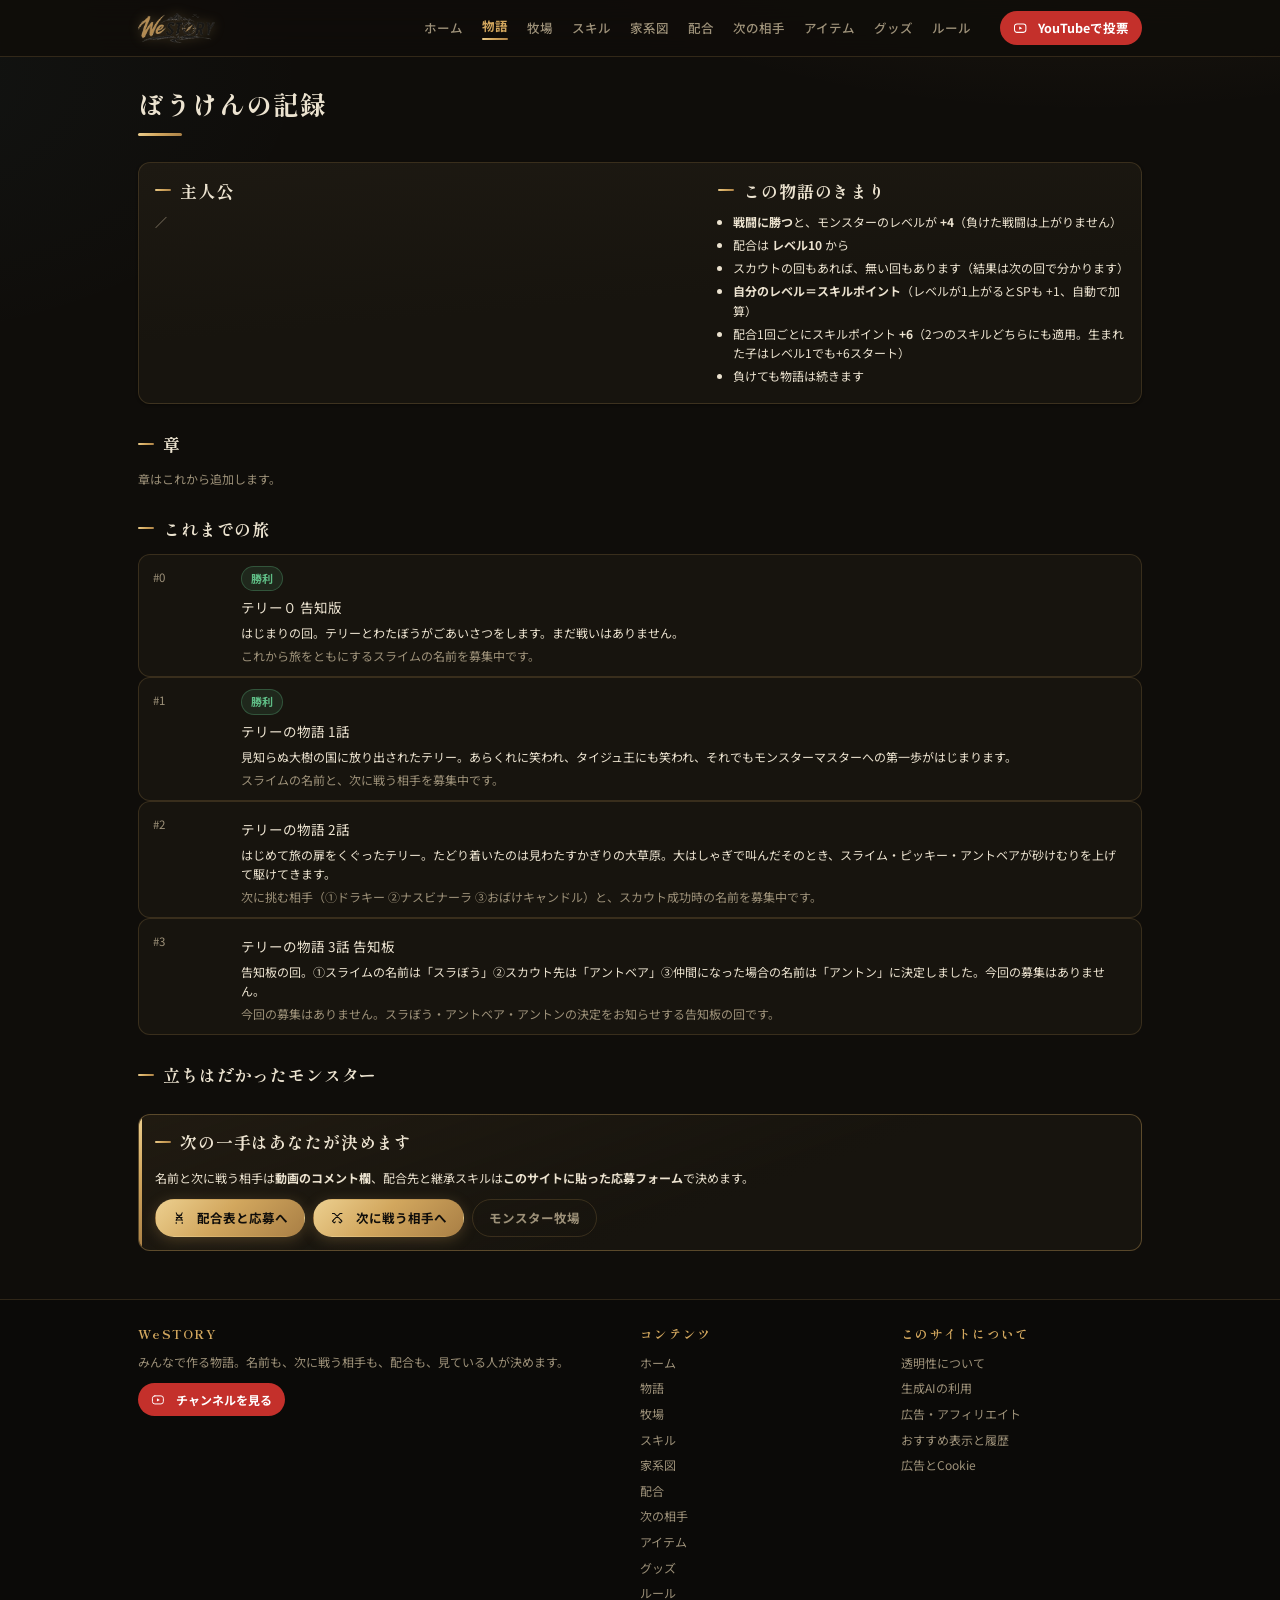
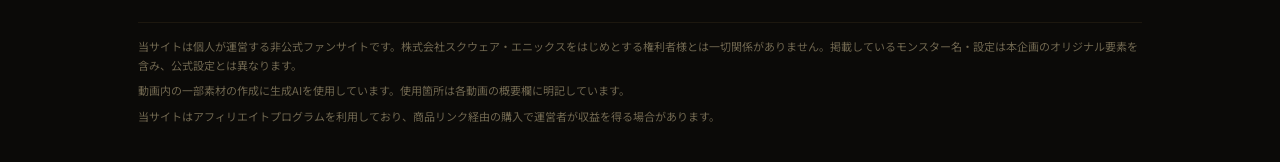
<file: story.html>
<!DOCTYPE html>
<html lang="ja">
<head>
<meta charset="utf-8">
<meta name="viewport" content="width=device-width,initial-scale=1">
<title>ぼうけんの記録｜WeSTORY</title>
<meta name="description" content="主人公とモンスターたちの旅の記録。章ごとのあらすじと、これまでの出来事をまとめています。">
<!-- seo:start -->
<link rel="canonical" href="https://westory-ch.github.io/story.html">
<meta property="og:type" content="website">
<meta property="og:site_name" content="WeSTORY">
<meta property="og:title" content="ぼうけんの記録｜WeSTORY">
<meta property="og:description" content="主人公とモンスターたちの旅の記録。章ごとのあらすじと、これまでの出来事をまとめています。">
<meta property="og:url" content="https://westory-ch.github.io/story.html">
<meta property="og:image" content="https://westory-ch.github.io/assets/brand/logo_mark.png">
<meta name="twitter:card" content="summary_large_image">
<link rel="icon" href="assets/brand/logo_mark.png" type="image/png">
<link rel="apple-touch-icon" href="assets/brand/apple-touch-icon.png">
<meta name="theme-color" content="#b08850">
<!-- seo:end -->
<link rel="stylesheet" href="assets/css/style.css?v=20260911132154">
</head>
<body>
<div class="wrap">

  <h1 class="page">ぼうけんの記録</h1>
  <p class="lead" id="lead"></p>

  <section class="section">
    <div class="panel" id="heroBox"></div>
  </section>

  <section class="section">
    <h2 class="sec">章</h2>
    <div class="g2" id="arcs"></div>
  </section>

  <section class="section">
    <h2 class="sec">これまでの旅</h2>
    <div id="log"></div>
    <p class="small muted" id="logEmpty" style="display:none">
      あらすじはこれから追加していきます。最新の動画は<a href="index.html">ホーム</a>から。
    </p>
  </section>

  <section class="section">
    <h2 class="sec">立ちはだかったモンスター</h2>
    <div class="g4" id="enemies"></div>
  </section>

  <section class="section">
    <div class="vote-box">
      <h2 class="sec" style="margin-top:0">次の一手はあなたが決めます</h2>
      <p class="small">
        名前と次に戦う相手は<b>動画のコメント欄</b>、配合先と継承スキルは<b>このサイトに貼った応募フォーム</b>で決めます。
      </p>
      <div class="row">
        <a class="btn gold" href="breed.html"><span class="ic" data-ic="breed"></span>配合表と応募へ</a>
        <a class="btn gold" href="scout.html"><span class="ic" data-ic="battle"></span>次に戦う相手へ</a>
        <a class="btn ghost" href="monsters.html">モンスター牧場</a>
      </div>
    </div>
  </section>

</div>

<script src="data/site.js?v=20260911132154"></script>
<script src="data/monsters.js?v=20260911132154"></script>
<script src="data/teri.js?v=20260911132154"></script>
<script src="data/episodes.js?v=20260911132154"></script>
<script src="data/goods.js?v=20260911132154"></script>
<script src="data/news.js?v=20260911132154"></script>
<script src="data/story.js?v=20260911132154"></script>
<script src="assets/js/app.js?v=20260911132154"></script>
<script>
function pageInit(){
  var S = App.STORY, esc = App.esc;

  App.$('#lead').textContent = (S.world && S.world.setting) || '';

  // 主人公
  var p = S.protagonist || {};
  App.$('#heroBox').innerHTML =
    '<div class="two-col">' +
      '<div>' +
        '<h2 class="sec" style="margin-top:0">主人公　' + esc(p.name || '') + '</h2>' +
        '<p class="small muted" style="margin:0 0 8px">' + esc(p.age || '') + '／' + esc(p.role || '') + '</p>' +
        '<p style="margin:0 0 8px">' + esc(p.goal || '') + '</p>' +
        '<p class="small muted" style="margin:0">' + esc(p.look || '') + '</p>' +
      '</div>' +
      '<div>' +
        '<h2 class="sec" style="margin-top:0">この物語のきまり</h2>' +
        '<ul class="small" style="margin:0;padding-left:1.2em">' +
          '<li><b>戦闘に勝つ</b>と、モンスターのレベルが <b>+' + esc((App.SITE.rules||{}).levelPerWin || 4) + '</b>（負けた戦闘は上がりません）</li>' +
          '<li>配合は <b>レベル' + esc((App.SITE.rules||{}).breedMinLevel || 10) + '</b> から</li>' +
          '<li>スカウトの回もあれば、無い回もあります（結果は次の回で分かります）</li>' +
          '<li><b>自分のレベル＝スキルポイント</b>（レベルが1上がるとSPも +1、自動で加算）</li>' +
          '<li>配合1回ごとにスキルポイント <b>+' + esc((App.SITE.skillPoint||{}).breedBonus || 6) +
            '</b>（2つのスキルどちらにも適用。生まれた子はレベル1でも+' +
            esc((App.SITE.skillPoint||{}).breedBonus || 6) + 'スタート）</li>' +
          '<li>負けても物語は続きます</li>' +
        '</ul>' +
      '</div>' +
    '</div>';

  // 章
  App.$('#arcs').innerHTML = (S.arcs || []).map(function(a){
    return '<div class="panel">' +
      '<div class="row small"><span class="badge gold">第' + esc(a.epFrom) + '話〜第' + esc(a.epTo) + '話</span></div>' +
      '<h3 style="margin:8px 0 6px">' + esc(a.title) + '</h3>' +
      '<p style="margin:0 0 6px">' + esc(a.logline) + '</p>' +
      '<p class="small muted" style="margin:0">目標：' + esc(a.goal) + '</p>' +
    '</div>';
  }).join('') || '<p class="small muted">章はこれから追加します。</p>';

  // これまでの旅（scripts を話数順に）
  var keys = Object.keys(S.scripts || {}).sort();
  if(!keys.length){ App.$('#logEmpty').style.display = ''; }
  App.$('#log').innerHTML = keys.map(function(k){
    var s = S.scripts[k], ep = App.getEp(k), arc = App.getArc(s.arcId);
    var en = App.getEnemy(s.battleEnemyId);
    var win = s.outcome === 'win';
    return '<div class="tl-item">' +
      '<div class="tl-date">' + esc(ep ? ('#' + ep.no) : k) + '</div>' +
      '<div>' +
        '<div class="row small">' +
          (arc ? '<span class="badge">' + esc(arc.title) + '</span>' : '') +
          // 勝敗バッジは戦闘があった回だけ（outcome が空の回は出さない）
          (s.outcome ? '<span class="badge ' + (win ? 'green' : '') + '">' + (win ? '勝利' : '敗北') + '</span>' : '') +
          (s.breed ? '<span class="badge gold">配合</span>' : '') +
          (en ? '<span class="badge">' + esc(en.name) + '</span>' : '') +
        '</div>' +
        '<p class="title" style="margin:6px 0 4px">' + esc(s.title || (ep ? ep.title : '')) + '</p>' +
        '<p class="small" style="margin:0">' + esc(s.summary || s.logline || '') + '</p>' +
        (s.voteReflect ? '<p class="small muted" style="margin:4px 0 0">' + esc(s.voteReflect) + '</p>' : '') +
      '</div>' +
    '</div>';
  }).join('');

  // 敵
  App.$('#enemies').innerHTML = (S.enemies || []).map(function(e){
    return '<div class="card">' +
      '<div class="body">' +
        '<div class="row small">' +
          '<span class="fam ' + esc(e.family) + '">' + esc(e.family) + '</span>' +
          '<span class="rank ' + esc(e.rank) + '">' + esc(e.rank) + '</span>' +
          (e.boss ? '<span class="badge gold">ボス</span>' : '') +
        '</div>' +
        '<p class="title" style="margin:6px 0 2px">' + esc(e.name) + '</p>' +
        '<p class="small muted" style="margin:0 0 6px">Lv.' + esc(e.level) + '／弱点：' + esc(e.weak) + '</p>' +
        '<p class="small" style="margin:0">' + esc(e.look) + '</p>' +
        '<div class="foot small muted">' + esc((e.skills||[]).join('・')) + '</div>' +
      '</div>' +
    '</div>';
  }).join('');
}
</script>
</body>
</html>
</file>
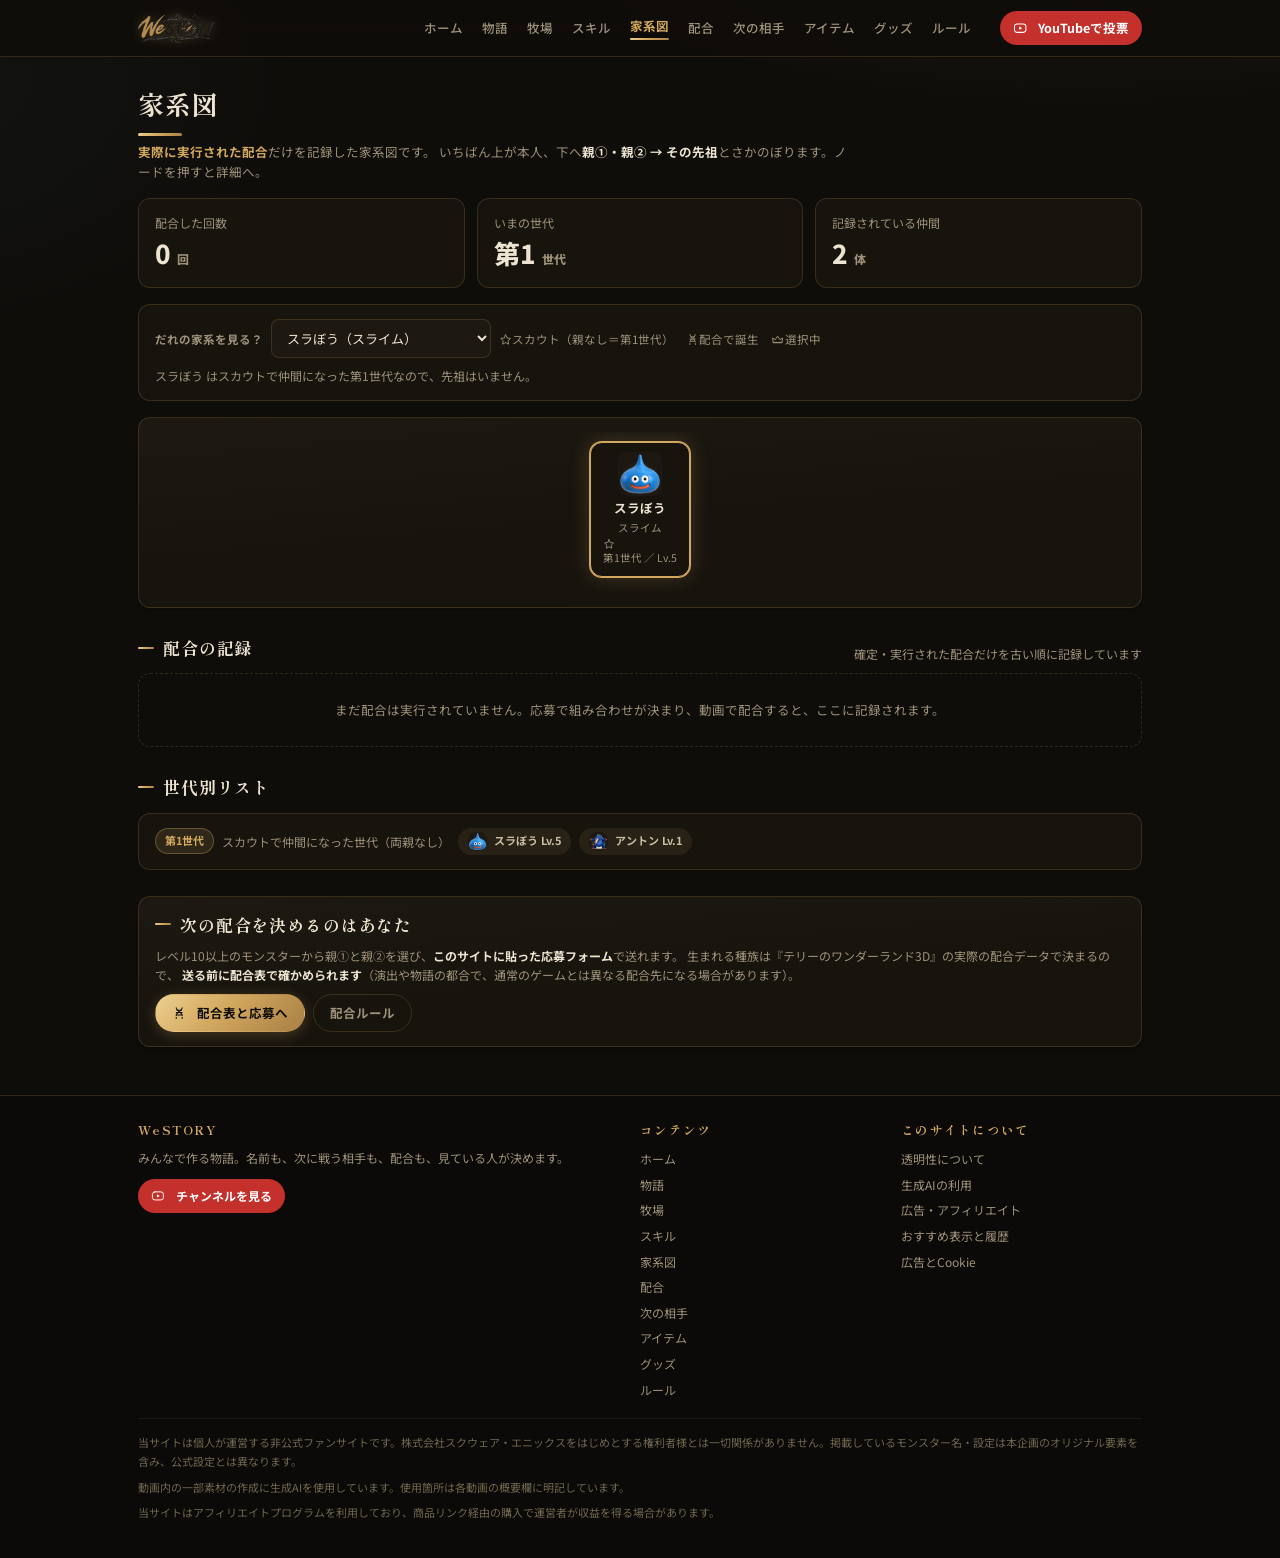
<file: tree.html>
<!DOCTYPE html>
<html lang="ja">
<head>
<meta charset="utf-8">
<meta name="viewport" content="width=device-width,initial-scale=1">
<title>家系図｜WeSTORY</title>
<meta name="description" content="配合で受け継がれてきたモンスターの家系図。両親・子ども・世代をたどれます。">
<!-- seo:start -->
<link rel="canonical" href="https://westory-ch.github.io/tree.html">
<meta property="og:type" content="website">
<meta property="og:site_name" content="WeSTORY">
<meta property="og:title" content="家系図｜WeSTORY">
<meta property="og:description" content="配合で受け継がれてきたモンスターの家系図。両親・子ども・世代をたどれます。">
<meta property="og:url" content="https://westory-ch.github.io/tree.html">
<meta property="og:image" content="https://westory-ch.github.io/assets/brand/logo_mark.png">
<meta name="twitter:card" content="summary_large_image">
<link rel="icon" href="assets/brand/logo_mark.png" type="image/png">
<link rel="apple-touch-icon" href="assets/brand/apple-touch-icon.png">
<meta name="theme-color" content="#b08850">
<!-- seo:end -->
<link rel="stylesheet" href="assets/css/style.css?v=20260911132154">
</head>
<body>
<div class="wrap">

  <h1 class="page">家系図</h1>
  <p class="lead">
    <b style="color:var(--gold)">実際に実行された配合</b>だけを記録した家系図です。
    いちばん上が本人、下へ<b>親①・親② → その先祖</b>とさかのぼります。ノードを押すと詳細へ。
  </p>

  <div class="grid g3" id="treeStats" style="margin-bottom:16px"></div>

  <div class="panel soft" style="margin-bottom:16px">
    <div class="row">
      <label class="fl" style="margin:0">だれの家系を見る？</label>
      <select class="sel" id="rootSel" onchange="renderTree()" style="width:auto;min-width:220px"></select>
      <span class="tree-legend">
        <span><span class="ic" data-ic="star"></span>スカウト（親なし＝第1世代）</span>
        <span><span class="ic" data-ic="breed"></span>配合で誕生</span>
        <span><span class="ic" data-ic="crown"></span>選択中</span>
      </span>
    </div>
    <p class="small muted" style="margin:8px 0 0" id="rootNote"></p>
  </div>

  <div class="panel">
    <div class="tree-scroll" id="treeWrap"></div>
  </div>

  <section class="section">
    <div class="spread">
      <h2 class="sec">配合の記録</h2>
      <span class="small muted">確定・実行された配合だけを古い順に記録しています</span>
    </div>
    <div id="records"></div>
  </section>

  <section class="section">
    <h2 class="sec">世代別リスト</h2>
    <div id="gens"></div>
  </section>

  <section class="section">
    <div class="panel">
      <h2 class="sec">次の配合を決めるのはあなた</h2>
      <p class="small muted" style="margin:0 0 10px">
        レベル<span id="minLv"></span>以上のモンスターから親①と親②を選び、<b>このサイトに貼った応募フォーム</b>で送れます。
        生まれる種族は『テリーのワンダーランド3D』の実際の配合データで決まるので、
        <b>送る前に配合表で確かめられます</b>（演出や物語の都合で、通常のゲームとは異なる配合先になる場合があります）。
      </p>
      <div class="row"><a class="btn gold" href="breed.html"><span class="ic" data-ic="breed"></span>配合表と応募へ</a><a class="btn ghost" href="rules.html#breed">配合ルール</a></div>
    </div>
  </section>

</div>

<script src="data/site.js?v=20260911132154"></script>
<script src="data/monsters.js?v=20260911132154"></script>
<script src="data/teri.js?v=20260911132154"></script>
<script src="data/episodes.js?v=20260911132154"></script>
<script src="data/goods.js?v=20260911132154"></script>
<script src="data/news.js?v=20260911132154"></script>
<script src="data/story.js?v=20260911132154"></script>
<script src="assets/js/app.js?v=20260911132154"></script>
<script>
var focusId='';
// 家系図は「本人 → 親①と親② → その親…」と先祖をさかのぼって描く。
// 以前は片方の親だけを使って子孫方向に並べていたため、親のいない子まで
// 下にぶら下がって世代が積み上がって見えていた。
function parentsOf(m){
  if(!m || !m.parents) return [];
  var f=App.getMon(m.parents.father), mo=App.getMon(m.parents.mother);
  return [['親①',f],['親②',mo]].filter(function(p){ return !!p[1]; });
}
function nodeHtml(m,role){
  var esc=App.esc;
  var mark=App.icon(m.parents?'breed':'star');
  return '<a class="node'+(m.id===focusId?' me':'')+'" href="monster.html?id='+encodeURIComponent(m.id)+'">'+
    (role?'<span class="sub role">'+esc(role)+'</span>':'')+
    '<span class="em">'+App.monFace(m)+'</span>'+
    '<span class="nm">'+esc(m.name)+'</span>'+
    '<span class="sub">'+esc(m.species)+'</span>'+
    '<span class="sub">'+mark+'第'+esc(App.generationOf(m))+'世代 ／ Lv.'+esc(m.level||0)+'</span>'+
    '</a>';
}
function subtree(m,role,depth){
  if(depth>12) return '';
  var ps=parentsOf(m);
  return '<li class="'+(ps.length===1?'only':'')+'">'+nodeHtml(m,role)+
    (ps.length?'<ul class="'+(ps.length===1?'single':'')+'">'+
      ps.map(function(p){ return subtree(p[1],p[0],depth+1); }).join('')+'</ul>':'')+
    '</li>';
}
function renderTree(){
  var sel=App.$('#rootSel').value, esc=App.esc;
  var m=App.getMon(sel);
  focusId=sel;
  if(!m){ App.$('#treeWrap').innerHTML='<div class="empty">モンスターが登録されていません。</div>'; return; }
  App.$('#rootNote').innerHTML = m.parents
    ? esc(m.name)+' は配合で生まれた第'+esc(App.generationOf(m))+'世代です。下に親①と親②、さらにその先祖が並びます。'
    : esc(m.name)+' はスカウトで仲間になった第1世代なので、先祖はいません。';
  App.$('#treeWrap').innerHTML =
    '<div class="tree"><ul class="rootlv" style="padding-top:0">'+subtree(m,'',0)+'</ul></div>';
}
function renderGens(){
  var esc=App.esc, map={};
  App.MONSTERS.forEach(function(m){ var g=App.generationOf(m); (map[g]=map[g]||[]).push(m); });
  App.$('#gens').innerHTML = Object.keys(map).sort(function(a,b){return a-b}).map(function(g){
    return '<div class="panel soft" style="margin-bottom:10px"><div class="row">'+
      '<span class="badge gold">第'+esc(g)+'世代</span>'+
      '<span class="small muted">'+(g==='1'?'スカウトで仲間になった世代（両親なし）':'配合を'+(g-1)+'回かさねて生まれた世代')+'</span>'+
      map[g].map(function(m){
        return '<a class="badge" href="monster.html?id='+encodeURIComponent(m.id)+'">'+
          '<span class="mon-ico sm">'+App.monFace(m)+'</span>'+esc(m.name)+' Lv.'+esc(m.level||0)+'</a>';
      }).join('')+'</div></div>';
  }).join('');
}
function renderRecords(){
  var esc=App.esc, recs=App.breedRecords();
  App.$('#records').innerHTML = recs.length
    ? '<div class="tl">'+recs.map(function(r,i){
        var ep=App.getEp(r.ep);
        function side(m,role){
          return m ? '<a class="badge" href="monster.html?id='+encodeURIComponent(m.id)+'">'+esc(role)+
                     '<span class="mon-ico sm">'+App.monFace(m)+'</span>'+esc(m.name)+
                     '<span class="muted small">（'+esc(m.species)+'）</span></a>'
                   : '<span class="badge">'+esc(role)+' 記録なし</span>';
        }
        return '<div class="tl-item"><div class="tl-date">'+(ep?esc(App.fmtDate(ep.date)):'#'+(i+1))+'</div><div class="tl-body">'+
          '<div class="row small" style="margin-bottom:4px"><span class="badge green">配合 '+(i+1)+'回目</span>'+
          '<span class="badge gold">'+esc(r.type)+'</span><span class="badge">第'+esc(r.gen)+'世代</span>'+
          (ep?'<span class="badge">#'+esc(ep.no)+'</span>':'')+'</div>'+
          '<div class="row small">'+side(r.father,'親①')+side(r.mother,'親②')+
            '<span class="dot" style="color:var(--gold)">→</span>'+
            '<a class="badge" href="monster.html?id='+encodeURIComponent(r.child.id)+'"><b>'+esc(r.child.name)+'</b>'+
            '<span class="muted small">（'+esc(r.child.species)+'）</span></a></div>'+
          (r.child.note?'<p class="small muted" style="margin:6px 0 0">'+esc(r.child.note)+'</p>':'')+
          (ep?'<p style="margin:6px 0 0"><a class="btn sm" href="'+esc(App.ytWatch(ep))+'" target="_blank" rel="noopener">'+App.icon('play')+'配合した動画を見る</a></p>':'')+
          '</div></div>';
      }).join('')+'</div>'
    : '<div class="empty">まだ配合は実行されていません。応募で組み合わせが決まり、動画で配合すると、ここに記録されます。</div>';
}
function renderStats(){
  var esc=App.esc, n=App.breedRecords().length;
  App.$('#treeStats').innerHTML =
    '<div class="panel soft"><div class="small muted">配合した回数</div><div style="font-size:26px;font-weight:800">'+n+' <span class="small muted">回</span></div></div>'+
    '<div class="panel soft"><div class="small muted">いまの世代</div><div style="font-size:26px;font-weight:800">第'+esc(App.maxGeneration())+' <span class="small muted">世代</span></div></div>'+
    '<div class="panel soft"><div class="small muted">記録されている仲間</div><div style="font-size:26px;font-weight:800">'+App.MONSTERS.length+' <span class="small muted">体</span></div></div>';
}
function pageInit(){
  App.$('#minLv').textContent=App.SITE.rules.breedMinLevel;
  var id=App.qs('id');
  // 増えすぎを防ぐため、まずは今のパーティ3体。その下にそれ以外を並べる。
  var party=App.partyMons(), rest=App.MONSTERS.filter(function(m){ return party.indexOf(m)<0; });
  function opts(list){
    return list.map(function(m){
      return '<option value="'+App.esc(m.id)+'"'+(m.id===id?' selected':'')+'>'+App.esc(m.name)+'（'+App.esc(m.species)+'）</option>';
    }).join('');
  }
  App.$('#rootSel').innerHTML=
    (party.length?'<optgroup label="いまのパーティ">'+opts(party)+'</optgroup>':'')+
    (rest.length?'<optgroup label="そのほかの仲間">'+opts(rest)+'</optgroup>':'');
  // 指定がなければ、先祖をたどれる子（配合生まれ）を初期表示にする
  if(!App.getMon(id)){
    var first=(party.filter(function(m){return m.parents})[0])||party[0]||App.MONSTERS[0];
    if(first) App.$('#rootSel').value=first.id;
  }
  renderStats();
  renderTree();
  renderRecords();
  renderGens();
}
</script>
<style>
/* 最上段（先祖）には親への接続線を出さない */
.tree > ul.rootlv::before{display:none}
.tree > ul.rootlv > li::before{display:none}
.tree > ul.rootlv{gap:44px;align-items:flex-start}
</style>
</body>
</html>
</file>
<file: assets/css/style.css>
/* ============================================================
   WeSTORY - 共通スタイル
   「冒険の書」ダークテーマ。墨 #14110c ＋ 金 #d2a75e（ロゴの金 #B08850 系）
   すべてのページがこの1枚でスキンされる（クラス名は旧デザインと互換）
   ============================================================ */
@import url('https://fonts.googleapis.com/css2?family=Shippori+Mincho+B1:wght@600;700;800&family=Noto+Sans+JP:wght@400;500;700;900&display=swap');

:root{
  --bg:#0f0d0a;
  --card:#17140e;
  --card2:#1d1912;
  --line:rgba(210,167,94,.18);
  --line-soft:rgba(210,167,94,.09);
  --txt:#ece3d0;
  --muted:#9d9179;
  --gold:#d2a75e;
  --gold-d:#b08850;
  --gold-soft:rgba(210,167,94,.13);
  --ink:#0f0d0a;
  --red:#e0584a;
  --green:#5fbd85;
  --cyan:#5fb9d6;
  --pink:#d98ab2;
  --blue:#5fb9d6;              /* 旧クラス互換。ダークでは cyan に寄せる */
  --blue-d:#5fb9d6;
  --grad:linear-gradient(135deg,#eccf8f 0%,#d2a75e 45%,#a97f45 100%);
  --serif:"Shippori Mincho B1","Hiragino Mincho ProN",serif;
  --radius:12px;
  --shadow:0 1px 3px rgba(0,0,0,.4);
  --shadow-h:0 10px 30px rgba(0,0,0,.5)
}

*{box-sizing:border-box}
html,body{margin:0;padding:0}
html{scroll-behavior:smooth}
body{
  background:var(--bg);color:var(--txt);
  background-image:
    radial-gradient(1000px 420px at 85% -140px,rgba(210,167,94,.10),transparent 60%),
    radial-gradient(800px 500px at -10% 8%,rgba(95,185,214,.045),transparent 55%);
  background-attachment:fixed;
  font-family:"Noto Sans JP","Hiragino Kaku Gothic ProN",-apple-system,BlinkMacSystemFont,sans-serif;
  font-size:13.5px;line-height:1.6;-webkit-font-smoothing:antialiased;min-height:100vh
}
a{color:var(--gold);text-decoration:none}
a:hover{color:#eccf8f}
img{max-width:100%;display:block}
code{background:var(--line-soft);padding:1px 6px;border-radius:5px;font-size:12.5px}
::selection{background:rgba(210,167,94,.35)}
.dot{font-family:inherit}

/* ---------- レイアウト ---------- */
.wrap{max-width:1040px;margin:0 auto;padding:0 18px}
.section{margin:26px 0}
.grid{display:grid;gap:12px}
/* ★グリッドの子は既定 min-width:auto で「中身より小さくなれない」。
   スマホで列がはみ出す原因になるので 0 にしておく（実測: skills.html 320px） */
.grid > *{min-width:0}
.g2{grid-template-columns:repeat(2,1fr)}
.g3{grid-template-columns:repeat(3,1fr)}
.g4{grid-template-columns:repeat(4,1fr)}
.row{display:flex;gap:8px;flex-wrap:wrap;align-items:center}
.spread{display:flex;justify-content:space-between;align-items:center;gap:12px;flex-wrap:wrap}
.muted{color:var(--muted)}
.small{font-size:12px}
.center{text-align:center}
.two-col{display:grid;grid-template-columns:1.35fr 1fr;gap:14px}
@media(max-width:820px){.two-col{grid-template-columns:1fr}}

/* ---------- 見出し ---------- */
h1.page{
  font-family:var(--serif);font-size:26px;font-weight:800;letter-spacing:.04em;
  margin:26px 0 6px;color:var(--txt)
}
h1.page::after{content:"";display:block;width:44px;height:3px;margin-top:8px;background:var(--grad);border-radius:2px}
.lead{color:var(--muted);margin:0 0 16px;font-size:12.5px;max-width:720px}
.lead b{color:var(--txt)}
h2.sec{
  font-family:var(--serif);font-size:17px;font-weight:700;letter-spacing:.05em;
  margin:0 0 12px;display:flex;align-items:center;gap:9px;color:var(--txt)
}
h2.sec::before{content:"";width:16px;height:2px;background:var(--grad);border-radius:2px;flex:0 0 auto}

/* ---------- ヘッダー ---------- */
header.site{
  position:sticky;top:0;z-index:50;background:rgba(15,13,10,.88);
  backdrop-filter:saturate(160%) blur(14px);border-bottom:1px solid var(--line)
}
.hd{display:flex;align-items:center;gap:12px;padding:0 18px;max-width:1040px;margin:0 auto;height:56px}
.logo{display:flex;align-items:center;gap:9px;flex:0 0 auto;min-width:0}
.logo img{height:30px;width:auto;display:block;filter:drop-shadow(0 0 6px rgba(210,167,94,.35))}
.logo b{position:absolute;width:1px;height:1px;overflow:hidden;clip-path:inset(50%);white-space:nowrap}
nav.main{display:flex;gap:1px;flex-wrap:nowrap;margin-left:auto;align-items:center;overflow-x:auto;scrollbar-width:none}
nav.main::-webkit-scrollbar{display:none}
nav.main a{
  color:var(--muted);font-size:12.5px;font-weight:500;padding:7px 9px;border-radius:8px;white-space:nowrap
}
nav.main a:hover{color:var(--txt);background:var(--line-soft)}
nav.main a.on{color:var(--gold);font-weight:700}
nav.main a.on::after{content:"";display:block;height:2px;border-radius:2px;background:var(--grad);margin-top:2px}
.yt-btn{
  display:inline-flex;align-items:center;gap:6px;background:#c4302b;color:#fff !important;
  font-weight:700;font-size:12.5px;padding:7px 13px;border-radius:999px;border:0;white-space:nowrap
}
.yt-btn:hover{background:#e0392f}
.hd .yt-btn{flex:0 0 auto;margin-left:auto}
.hd nav.main+.yt-btn{margin-left:8px}

/* ---------- 線画アイコン ---------- */
.ic{width:1.15em;height:1.15em;display:inline-block;vertical-align:-.22em;flex:0 0 auto}
.ic svg,svg.ic{width:100%;height:100%;display:block}
svg.ic{width:1.15em;height:1.15em}
.btn .ic,.yt-btn .ic,.badge .ic,h2 .ic,h3 .ic{margin-right:.4em}
.face .ph{display:grid;place-items:center;width:100%;height:100%;color:var(--line)}
.face .ph .ic,.face .ph svg{width:38%;height:38%}

/* ---------- パネル ---------- */
.panel{
  background:linear-gradient(175deg,var(--card2) 0%,var(--card) 55%);
  border:1px solid var(--line);border-radius:var(--radius);padding:14px 16px;box-shadow:var(--shadow)
}
.panel.soft{box-shadow:none;background:var(--card)}
.panel h2,.panel h3{margin:0 0 8px}
.panel ul,.panel ol{padding-left:18px;margin:0}
.panel li{margin:4px 0}
.panel b{color:var(--txt)}

/* ---------- ヒーロー（ホーム） ---------- */
.hero{
  position:relative;display:grid;grid-template-columns:1.25fr .9fr;gap:26px;align-items:center;
  padding:30px 0 8px
}
.hero .kicker{
  display:inline-flex;align-items:center;gap:8px;font-size:11.5px;font-weight:700;letter-spacing:.22em;
  color:var(--gold);text-transform:uppercase;margin-bottom:10px
}
.hero .kicker::before{content:"";width:26px;height:1px;background:var(--gold)}
.hero h1{
  font-family:var(--serif);font-size:clamp(28px,4.6vw,44px);font-weight:800;line-height:1.28;
  letter-spacing:.03em;margin:0 0 12px;
  background:linear-gradient(180deg,#f4ead2 30%,#d2a75e 110%);
  -webkit-background-clip:text;background-clip:text;color:transparent
}
.hero .sub{color:var(--muted);font-size:13px;margin:0 0 16px;max-width:460px}
.hero .cta{display:flex;gap:10px;flex-wrap:wrap;align-items:center;margin-bottom:16px}
.hero-stats{display:flex;gap:0;border:1px solid var(--line);border-radius:12px;overflow:hidden;background:var(--card);width:fit-content}
.hero-stats span{padding:8px 18px;text-align:center;border-left:1px solid var(--line-soft)}
.hero-stats span:first-child{border-left:0}
.hero-stats b{display:block;font-family:var(--serif);font-size:20px;font-weight:800;color:var(--gold);line-height:1.2}
.hero-stats i{font-style:normal;font-size:10.5px;color:var(--muted);letter-spacing:.08em}
.hero-video{position:relative}
.hero-video .frame{
  position:relative;border-radius:18px;overflow:hidden;border:1px solid var(--line);
  box-shadow:0 20px 50px rgba(0,0,0,.55),0 0 40px rgba(210,167,94,.08);
  background:#000;max-width:300px;margin:0 auto
}
.hero-video .tag{
  position:absolute;top:-11px;left:50%;transform:translateX(-50%);z-index:2;
  background:var(--grad);color:var(--ink);font-size:11px;font-weight:900;letter-spacing:.08em;
  padding:3px 14px;border-radius:999px;white-space:nowrap
}
@media(max-width:860px){
  .hero{grid-template-columns:1fr;gap:20px;padding-top:22px}
  .hero-video .frame{max-width:250px}
}

/* 参加ステータスの帯 */
.live-bar{
  display:flex;gap:8px;flex-wrap:wrap;align-items:center;
  border:1px solid rgba(224,88,74,.35);background:rgba(224,88,74,.07);
  border-radius:999px;padding:7px 14px;margin:14px 0 0;width:fit-content
}
.live-bar .pulse{
  width:8px;height:8px;border-radius:50%;background:var(--red);flex:0 0 auto;
  box-shadow:0 0 0 0 rgba(224,88,74,.6);animation:pulse 1.6s infinite
}
@keyframes pulse{70%{box-shadow:0 0 0 7px rgba(224,88,74,0)}100%{box-shadow:0 0 0 0 rgba(224,88,74,0)}}
.live-bar b{font-size:12.5px;color:#f0b3ab}
.live-bar a{font-size:12px;font-weight:700}

/* ---------- ボタン ---------- */
.btn{
  display:inline-flex;align-items:center;gap:6px;cursor:pointer;background:var(--line-soft);color:var(--txt);
  border:1px solid var(--line);border-radius:999px;padding:8px 16px;font-family:inherit;font-size:12.5px;font-weight:700;
  transition:background .15s,border-color .15s,transform .15s
}
.btn:hover{background:var(--gold-soft);border-color:var(--gold);color:#f2e6c9;transform:translateY(-1px)}
.btn.gold{background:var(--grad);color:var(--ink);border-color:transparent;box-shadow:0 3px 14px rgba(210,167,94,.25)}
.btn.gold:hover{filter:brightness(1.08);color:var(--ink)}
.btn.ghost{background:transparent;border:1px solid var(--line);color:var(--muted)}
.btn.ghost:hover{color:var(--gold);border-color:var(--gold)}
.btn.sm{padding:5px 11px;font-size:11.5px}
.btn:disabled,.btn.off{opacity:.4;pointer-events:none}

/* ---------- バッジ ---------- */
/* ★2026-09-05 スマホ対応: white-space:nowrap をやめた。
   実測(Chrome 320/390px)で「フィギュア・ぬいぐるみ」やお知らせの長文バッジが
   カード枠・画面幅をはみ出していた（rules.html は横幅516pxまで伸びていた）。
   短いバッジは元どおり1行のまま、入りきらないときだけ折り返す。 */
.badge{
  display:inline-flex;align-items:center;gap:4px;font-size:11px;font-weight:700;padding:3px 9px;border-radius:999px;
  background:var(--line-soft);color:#c9bda2;border:1px solid transparent;
  max-width:100%;white-space:normal;overflow-wrap:anywhere
}
a.badge:hover{border-color:var(--gold);color:var(--gold)}
.badge > *{color:inherit}
.badge .muted{color:inherit;opacity:.75}
.badge.sm{font-size:10px;padding:1px 7px}
.badge.gold{background:var(--gold-soft);color:var(--gold);border-color:rgba(210,167,94,.35)}
.badge.live{background:rgba(224,88,74,.15);color:#f0968a;border-color:rgba(224,88,74,.4)}
.badge.cyan{background:rgba(95,185,214,.12);color:var(--cyan);border-color:rgba(95,185,214,.3)}
.badge.green{background:rgba(95,189,133,.12);color:var(--green);border-color:rgba(95,189,133,.3)}
.badge.pink{background:rgba(217,138,178,.12);color:var(--pink);border-color:rgba(217,138,178,.3)}
.badge.ad{background:rgba(210,167,94,.1);color:var(--gold-d)}

.fam{font-size:11px;font-weight:700;padding:2px 8px;border-radius:999px;border:1px solid transparent}
.fam.スライム系{color:#7fc3f0;background:rgba(75,150,210,.14)}
.fam.ドラゴン系{color:#f09a78;background:rgba(220,95,50,.14)}
.fam.魔獣系{color:#e5bb6e;background:rgba(200,140,30,.14)}
.fam.けもの系{color:#e5bb6e;background:rgba(200,140,30,.14)}
.fam.物質系{color:#aeb9c9;background:rgba(130,150,175,.14)}
.fam.悪魔系{color:#c79bee;background:rgba(150,80,220,.14)}
.fam.ゾンビ系{color:#79cf9f;background:rgba(40,160,95,.14)}
.fam.自然系{color:#a8d57f;background:rgba(110,170,55,.14)}
.fam.怪人系{color:#ef93ac;background:rgba(215,60,105,.14)}
.fam.？？？系{color:#ef93ac;background:rgba(215,60,105,.14)}

.rank{font-weight:800;font-size:11.5px;padding:1px 8px;border-radius:999px;background:var(--line-soft);color:#c9bda2}
.rank.SS{background:linear-gradient(135deg,#8b5cf6,#ec4899);color:#fff}
.rank.S{background:var(--grad);color:var(--ink)}
.rank.A{background:rgba(210,167,94,.18);color:var(--gold)}
.rank.B{background:rgba(95,185,214,.14);color:var(--cyan)}

/* ---------- 投票の参加方法 / 配合の子ども ---------- */
.howto{margin:0;padding-left:18px;display:flex;flex-direction:column;gap:6px;font-size:13px;line-height:1.65}
.howto b{color:var(--gold)}
.child-box{border:1px solid var(--line);border-radius:12px;padding:9px 11px;margin:0 0 8px;background:var(--card)}
.child-chip{
  display:inline-flex;align-items:center;gap:7px;padding:6px 11px;border-radius:999px;
  border:1px solid var(--line);background:var(--card2);font-size:13px
}
.child-chip b{font-size:14px;color:var(--txt)}
.child-chip.sp{border-color:rgba(210,167,94,.5);background:var(--gold-soft);box-shadow:0 0 14px rgba(210,167,94,.12)}
.child-chip.sp b{color:var(--gold)}
.child-chip .mon-ico{width:32px;height:32px;margin-left:-4px}
.child-chip .via{font-size:10.5px;color:var(--muted);background:var(--card);border:1px solid var(--line);border-radius:999px;padding:1px 7px}

/* ★2026-09-05 「生まれるモンスター」＝画像を大きく横並び。押すとスキルが開く */
/* ★2026-09-05(2) スマホでも必ず「横1列」。auto-fill だと 390px で2列に折り返して
   いた（実測）ので、grid-auto-flow:column で1行に固定し、入りきらないときだけ
   横スクロールに逃がす。 */
.childs{
  display:grid;grid-auto-flow:column;grid-auto-columns:minmax(112px,1fr);
  gap:10px;margin-top:8px;overflow-x:auto;padding-bottom:2px;overscroll-behavior-x:contain
}
.parent-row{display:flex;flex-wrap:wrap;align-items:center;gap:10px 14px;margin:6px 0}
.parent-one{display:inline-flex;align-items:center;gap:8px;min-width:0}
.parent-one b{font-size:15px}
.parent-one .sp{font-size:11.5px;color:var(--muted);overflow-wrap:anywhere}
.childs > *{min-width:0}
.childc{
  display:flex;flex-direction:column;gap:6px;padding:9px 9px 11px;text-align:center;cursor:pointer;
  border:1px solid var(--line);border-radius:14px;background:var(--card2);
  transition:border-color .18s ease,box-shadow .18s ease,transform .18s ease
}
.childc:hover{border-color:rgba(210,167,94,.5);transform:translateY(-2px)}
.childc .pic{
  aspect-ratio:1/1;position:relative;overflow:hidden;border-radius:11px;
  background:radial-gradient(65% 55% at 50% 62%,rgba(210,167,94,.20),transparent 70%),
             linear-gradient(180deg,#211c13 0%,#14110c 100%)
}
.childc .pic img{position:absolute;inset:0;width:100%;height:100%;object-fit:contain;padding:7%}
.childc .nm{font-weight:800;font-size:13.5px;color:var(--txt);line-height:1.35;overflow-wrap:anywhere}
.childc .tags{display:flex;flex-wrap:wrap;gap:4px;justify-content:center}
.childc .tags > *{font-size:10px;padding:1px 7px}
.childc .via{
  font-size:10px;color:var(--muted);background:var(--card);border:1px solid var(--line);
  border-radius:999px;padding:1px 7px
}
.childc .skl{font-size:11px;color:var(--gold);font-weight:700;overflow-wrap:anywhere}
.childc .open{font-size:10.5px;color:var(--muted)}
.childc.sp{border-color:rgba(210,167,94,.5);background:var(--gold-soft)}
.childc.on{border-color:var(--gold);box-shadow:0 0 0 1px rgba(210,167,94,.45) inset,0 6px 18px rgba(0,0,0,.35)}
.childc.on .open{color:var(--gold)}
.child-skill{margin-top:10px}

/* ---------- カード ---------- */
.card{
  background:var(--card);border:1px solid var(--line);border-radius:var(--radius);overflow:hidden;
  display:flex;flex-direction:column;transition:box-shadow .2s ease,transform .2s ease,border-color .2s ease
}
.card:hover{box-shadow:var(--shadow-h);transform:translateY(-3px);border-color:rgba(210,167,94,.45)}
.card .body{padding:10px 12px;display:flex;flex-direction:column;gap:5px;flex:1}
.card .title{font-weight:700;font-size:13px;line-height:1.45;margin:0;color:var(--txt)}
.card .foot{margin-top:auto;padding-top:3px;display:flex;gap:8px;align-items:center;flex-wrap:wrap}

.thumb{aspect-ratio:1/1;background:#0a0908;display:grid;place-items:center;font-size:40px;position:relative}
.thumb img{width:100%;height:100%;object-fit:cover}
.thumb .play{position:absolute;inset:0;display:grid;place-items:center;background:rgba(0,0,0,.3);opacity:0;transition:opacity .18s}
.card:hover .thumb .play{opacity:1}
.thumb .play span{
  width:44px;height:44px;border-radius:50%;background:var(--grad);color:var(--ink);
  display:grid;place-items:center;font-size:15px
}

/* モンスターカード：暗い台座＋金のリム光 */
.mcard .face{
  aspect-ratio:1/1;display:grid;place-items:center;font-size:52px;position:relative;
  background:
    radial-gradient(65% 55% at 50% 62%,rgba(210,167,94,.20),transparent 70%),
    linear-gradient(180deg,#211c13 0%,#14110c 100%)
}
.mcard .face img{width:100%;height:100%;object-fit:contain;padding:8%;filter:drop-shadow(0 8px 12px rgba(0,0,0,.5))}
.mcard .lv{
  position:absolute;left:7px;bottom:7px;font-size:11px;font-weight:800;color:var(--gold);
  background:rgba(15,13,10,.8);border:1px solid var(--line);border-radius:999px;padding:1px 8px
}
.mcard .gen{position:absolute;right:7px;top:7px;font-size:14px;color:var(--gold)}

/* ★2026-09-05(2) パーティは常に3枠。まだ埋まっていない枠は「空き」として出す。
   （data/site.js rules.partySize = 3 が根拠） */
.mcard.slot{
  border-style:dashed;border-color:var(--line);background:transparent;
  cursor:default;pointer-events:none
}
.mcard.slot .face{
  background:repeating-linear-gradient(135deg,#151209 0 8px,#12100b 8px 16px);
  color:var(--muted);font-size:30px
}
.mcard.slot .face .mk{
  width:46px;height:46px;border-radius:50%;border:1.5px dashed var(--line);
  display:grid;place-items:center;font-size:22px;color:#6b6152
}
.mcard.slot .title{color:var(--muted);font-weight:700}
.mcard.slot .sub{color:#6b6152}

/* グッズカード */
/* ★2026-09-05 グッズ画像（楽天のサムネ）が枠からはみ出す件の対策。
   height:100% は親の高さが確定しない環境（iOS Safari の aspect-ratio + flex 子）で
   auto に落ちて、元画像の 400px がそのまま出てしまう。absolute で枠に固定する。 */
.gcard .face{
  aspect-ratio:1/1;position:relative;overflow:hidden;flex:0 0 auto;
  display:grid;place-items:center;font-size:46px;background:#f4efe6;border-bottom:1px solid var(--line-soft)
}
.gcard .face img{position:absolute;inset:0;width:100%;height:100%;max-width:100%;object-fit:contain}
.gcard .price{font-weight:800;font-size:13.5px;color:var(--gold)}
.shop-links{display:grid;gap:5px;margin-top:6px}
.shop-links a{
  display:flex;align-items:center;justify-content:center;gap:6px;font-size:11.5px;font-weight:700;
  padding:7px;border-radius:8px
}
.shop-links a:hover{filter:brightness(1.08)}
.sl-amazon{background:#ff9900;color:#111 !important}
.sl-rakuten{background:#bf0000;color:#fff !important}
.sl-yahoo{background:#ff0033;color:#fff !important}

/* ---------- タイムライン ---------- */
.tl{display:flex;flex-direction:column;gap:10px}
.tl-item{
  display:flex;gap:12px;padding:11px 14px;border:1px solid var(--line);border-radius:var(--radius);
  background:var(--card);align-items:flex-start
}
.tl-date{font-size:11.5px;color:var(--muted);flex:0 0 76px;padding-top:2px}
.tl-body{flex:1;min-width:0}
.tl-body h3{margin:0 0 3px;font-size:13.5px;font-weight:700;color:var(--txt)}
.tl-body p{margin:0;color:#c9bda2;font-size:12.5px}

/* ★2026-09-05(2) お知らせは「タイトルだけ」出して、本文は押したら開く */
/* .tl-item は flex なので、details にすると summary と本文が横に並んでしまう。block に戻す */
.nd{min-width:0;display:block}
.nd > summary{
  list-style:none;cursor:pointer;display:flex;gap:12px;align-items:flex-start;min-width:0
}
.nd > summary .tl-date{padding-top:3px}
.nd > summary::-webkit-details-marker{display:none}
.nd > summary::after{
  content:"";flex:0 0 auto;width:7px;height:7px;margin-left:auto;align-self:center;
  border-right:1.7px solid var(--muted);border-bottom:1.7px solid var(--muted);
  transform:rotate(45deg) translate(-1px,-2px);transition:transform .18s ease
}
.nd[open] > summary::after{transform:rotate(-135deg) translate(-1px,-1px)}
.nd > summary:hover h3{color:var(--gold)}
.nd .ndh{flex:1;min-width:0}
.nd .ndh h3{margin:0;font-size:13.5px;font-weight:700;color:var(--txt);line-height:1.45}
.nd .ndh .row{margin-bottom:3px}
.nd .nd-body{margin-top:8px;padding-top:8px;border-top:1px dashed var(--line)}

/* ★2026-09-05(2) 長い説明文をたたむ共通パーツ（ルールページでは使わない） */
.fold{border:1px solid var(--line);border-radius:12px;background:var(--card);margin:0 0 14px}
.fold > summary{
  list-style:none;cursor:pointer;display:flex;align-items:center;gap:8px;
  padding:9px 13px;font-size:12.5px;font-weight:700;color:var(--gold)
}
.fold > summary::-webkit-details-marker{display:none}
.fold > summary::after{
  content:"";flex:0 0 auto;width:7px;height:7px;margin-left:auto;
  border-right:1.7px solid currentColor;border-bottom:1.7px solid currentColor;
  transform:rotate(45deg) translate(-1px,-2px);transition:transform .18s ease
}
.fold[open] > summary::after{transform:rotate(-135deg) translate(-1px,-1px)}
.fold > summary:hover{color:#eccf8f}
.fold > .fold-body{padding:0 13px 12px;color:#c9bda2;font-size:12.5px;line-height:1.7}
.fold > .fold-body > *:first-child{margin-top:0}
.fold > .fold-body > *:last-child{margin-bottom:0}
/* display:flex にすると li の display が block 化されて「・」が消えるので使わない */
.fold > .fold-body ul{margin:0;padding-left:20px}
.fold > .fold-body ul > li + li{margin-top:6px}

/* ---------- 投票CTA ---------- */
.vote-box{
  border:1px solid rgba(210,167,94,.35);border-radius:var(--radius);padding:13px 16px;
  background:linear-gradient(160deg,rgba(210,167,94,.09) 0%,var(--card) 60%);
  position:relative;overflow:hidden
}
.vote-box::before{content:"";position:absolute;left:0;top:0;bottom:0;width:3px;background:var(--grad)}
.vote-box h3{margin:0 0 5px;font-size:14px;font-weight:700;color:var(--txt)}
.vote-code{
  background:var(--line-soft);border-radius:8px;padding:10px 12px;color:var(--txt);font-size:12.5px;
  word-break:break-all;user-select:all;margin:8px 0;font-family:ui-monospace,SFMono-Regular,Menlo,monospace
}

/* ---------- モンスター詳細 ---------- */
.mhead{display:flex;gap:22px;flex-wrap:wrap;align-items:center}
.mhead .portrait{
  width:140px;height:140px;flex:0 0 auto;border-radius:18px;display:grid;place-items:center;font-size:66px;
  padding:2px;background:var(--grad)
}
.mhead .portrait>*{
  width:100%;height:100%;border-radius:16px;display:grid;place-items:center;object-fit:contain;padding:6px;
  background:radial-gradient(65% 55% at 50% 62%,rgba(210,167,94,.22),transparent 72%),linear-gradient(180deg,#242017 0%,#14110c 100%)
}
.stat-row{display:flex;gap:8px;flex-wrap:wrap;margin:6px 0}
/* ★2026-09-05 スマホ対応: min-width:150px を撤廃。
   実測で scout.html の3列(.picks)が 150×3=450px となり画面(390px)を149pxはみ出し、
   monster.html の .limits も 64+150+52 で親パネルを押し広げていた。
   よこ並びの .row の中だけは細くなりすぎないよう下限を残す。 */
.bar{height:7px;border-radius:999px;background:var(--line-soft);overflow:hidden;flex:1;min-width:0}
.row > .bar{min-width:110px}
.bar i{display:block;height:100%;background:var(--grad)}
.dl{display:grid;grid-template-columns:96px 1fr;gap:5px 12px;margin:0}
.dl dt{color:var(--muted);font-size:12.5px}
.dl dd{margin:0}
.skill{border:1px solid var(--line);border-radius:10px;padding:9px 12px;background:var(--card)}
.skill b{font-weight:700;color:var(--gold)}
.techs{border:1px solid var(--line);border-radius:12px;background:var(--card);overflow:hidden}
.tech{display:grid;grid-template-columns:58px 1fr;gap:2px 12px;padding:9px 13px;border-top:1px solid var(--line-soft)}
.tech:first-child{border-top:0}
.tech .sp{
  align-self:start;font-size:11.5px;font-weight:800;color:var(--ink);text-align:center;
  background:var(--grad);border-radius:999px;padding:2px 0
}
.tech .nm{font-weight:700;color:var(--txt)}
.tech .ef{grid-column:2;color:var(--muted);font-size:12.5px;line-height:1.55}
/* モンスター詳細のスキル欄：いまのSP（レベル＋配合ボーナス）で覚えているところまでを光らせる */
.techs.mine .tech{opacity:.5}
.techs.mine .tech .sp{background:var(--line);color:var(--muted)}
.techs.mine .tech.on{opacity:1;background:rgba(176,136,80,.10)}
.techs.mine .tech.on .sp{background:var(--grad);color:var(--ink)}
.techs.mine .tech.on .nm{color:var(--gold)}
.techs.mine .got{
  display:inline-block;font-size:10.5px;font-weight:800;color:var(--ink);
  background:var(--grad);border-radius:999px;padding:1px 8px;margin-left:8px;vertical-align:1.5px
}
.limits{display:grid;grid-template-columns:64px 1fr 52px;gap:7px 10px;align-items:center;margin:0}
.limits .k{color:var(--muted);font-size:12.5px}
.limits .v{text-align:right;font-weight:800;font-size:12.5px;color:var(--txt)}

/* ---------- 家系図 ---------- */
.tree-scroll{overflow:auto;padding:6px 4px 12px}
.tree{display:flex;flex-direction:column;align-items:center;min-width:max-content;margin:0 auto}
.tree ul{display:flex;justify-content:center;gap:22px;list-style:none;padding:24px 0 0;margin:0;position:relative}
.tree li{position:relative;display:flex;flex-direction:column;align-items:center;padding:0 8px}
.tree li::before{content:"";position:absolute;top:-24px;left:50%;width:1px;height:24px;background:var(--line)}
.tree ul::before{content:"";position:absolute;top:0;left:15%;right:15%;height:1px;background:var(--line)}
.tree ul.single::before{display:none}
.node{
  display:flex;flex-direction:column;align-items:center;gap:2px;padding:9px 11px;min-width:100px;
  border:1px solid var(--line);border-radius:12px;background:var(--card);transition:border-color .15s
}
.node:hover{border-color:var(--gold)}
.node.me{border-color:var(--gold);box-shadow:0 0 0 1px var(--gold),0 0 20px rgba(210,167,94,.25)}
.node .em{
  font-size:26px;line-height:1.1;width:44px;height:44px;display:grid;place-items:center;
  border-radius:10px;background:radial-gradient(65% 55% at 50% 62%,rgba(210,167,94,.2),transparent 72%),#1d1912
}
.node .em img{width:100%;height:100%;object-fit:contain}
.node .nm{font-size:12.5px;font-weight:700;color:var(--txt)}
.node .sub{font-size:10.5px;color:var(--muted)}
.node .sub.role{
  font-size:10px;font-weight:800;color:var(--gold);letter-spacing:.05em;
  background:var(--gold-soft);border-radius:999px;padding:1px 8px;margin-bottom:2px
}
.tree-legend{display:flex;gap:12px;flex-wrap:wrap;color:var(--muted);font-size:11.5px}

/* ---------- 配合シミュレータ ---------- */
.breed-grid{display:grid;grid-template-columns:1fr 52px 1fr;gap:10px;align-items:start}
.breed-slot{border:1px solid var(--line);border-radius:12px;padding:11px;min-height:120px;background:var(--card)}
.breed-slot.father{box-shadow:inset 3px 0 0 var(--cyan)}
.breed-slot.mother{box-shadow:inset 3px 0 0 var(--pink)}
.breed-slot h4{margin:0 0 7px;font-size:12px;color:var(--muted);font-weight:700}
.breed-x{display:grid;place-items:center;font-size:22px;color:var(--gold);padding-top:40px;font-family:var(--serif)}
.picked{display:flex;align-items:center;gap:10px}
.picked .em{
  font-size:32px;width:52px;height:52px;flex:0 0 auto;display:grid;place-items:center;
  border-radius:12px;background:radial-gradient(65% 55% at 50% 62%,rgba(210,167,94,.2),transparent 72%),#1d1912
}
.picked .em img{width:100%;height:100%;object-fit:contain}
.mon-ico{
  width:28px;height:28px;flex:0 0 auto;display:grid;place-items:center;font-size:19px;
  border-radius:8px;background:radial-gradient(65% 55% at 50% 62%,rgba(210,167,94,.18),transparent 72%),#1d1912
}
.mon-ico img{width:100%;height:100%;object-fit:contain}
.mon-ico.lg{width:44px;height:44px;font-size:28px}
.mon-ico.sm{width:19px;height:19px;font-size:13px;display:inline-grid;vertical-align:-4px}
.badge .mon-ico.sm{margin-right:3px}
.picklist{max-height:230px;overflow:auto;display:flex;flex-direction:column;gap:5px;margin-top:9px}
.pick-item{
  display:flex;align-items:center;gap:8px;padding:7px 9px;border-radius:10px;cursor:pointer;
  border:1px solid var(--line);background:var(--card2);font-size:12.5px;color:var(--txt)
}
.pick-item:hover{border-color:var(--gold)}
.pick-item.off{opacity:.35;cursor:not-allowed}
.pick-item.sel{border-color:var(--gold);box-shadow:0 0 0 1px var(--gold);background:var(--gold-soft)}
.pick-item b{color:var(--txt)}

/* ---------- フィルタ / 入力 ---------- */
.filters{display:flex;gap:6px;flex-wrap:wrap;margin-bottom:14px}
.chip{
  cursor:pointer;font-size:12px;font-weight:700;padding:5px 12px;border-radius:999px;
  background:var(--line-soft);color:var(--muted);user-select:none;border:1px solid transparent
}
.chip:hover{color:var(--gold);border-color:var(--line)}
.chip.on{background:var(--grad);color:var(--ink)}
input.search,select.sel,input.txt,textarea.txt{
  background:var(--card2);color:var(--txt);border:1px solid var(--line);border-radius:8px;
  padding:8px 11px;font-family:inherit;font-size:13px;width:100%
}
select.sel option{background:var(--card2);color:var(--txt)}
input.search::placeholder,input.txt::placeholder,textarea.txt::placeholder{color:var(--muted)}
input.search:focus,select.sel:focus,input.txt:focus,textarea.txt:focus{outline:none;border-color:var(--gold)}
textarea.txt{min-height:80px;resize:vertical}
label.fl{display:block;font-size:11.5px;color:var(--muted);margin:8px 0 4px;font-weight:700}

/* ---------- 広告表記 ---------- */
.pr-note{
  font-size:11px;color:var(--gold-d);background:var(--line-soft);border:1px solid var(--line);border-radius:8px;
  padding:6px 10px;display:block;margin-bottom:10px
}

/* ---------- フッター ---------- */
footer.site{margin-top:48px;border-top:1px solid var(--line);background:#0b0a08;padding:24px 0 36px}
footer.site .cols{display:grid;grid-template-columns:2fr 1fr 1fr;gap:20px}
footer.site h4{margin:0 0 8px;font-family:var(--serif);font-size:12.5px;color:var(--gold);letter-spacing:.1em;font-weight:700}
footer.site ul{list-style:none;padding:0;margin:0;display:flex;flex-direction:column;gap:4px}
footer.site a{color:var(--muted);font-size:12px}
footer.site a:hover{color:var(--gold)}
.legal{margin-top:18px;padding-top:14px;border-top:1px solid var(--line-soft);color:#6f664f;font-size:11px;line-height:1.75}

/* ---------- 埋め込み ---------- */
.embed{position:relative;aspect-ratio:16/9;border:1px solid var(--line);border-radius:var(--radius);overflow:hidden;background:#000}
.embed.portrait{aspect-ratio:9/16}
.embed iframe{position:absolute;inset:0;width:100%;height:100%;border:0}
.embed .ph{position:absolute;inset:0;display:grid;place-items:center;text-align:center;gap:8px;
  background:linear-gradient(160deg,#1d1912,#0f0d0a);color:var(--muted);padding:20px}

/* ---------- 空状態 ---------- */
.empty{padding:26px 18px;text-align:center;color:var(--muted);border:1px dashed var(--line);border-radius:var(--radius);background:transparent;font-size:12.5px}
.empty a{font-weight:700}

/* ---------- 数字ブロック ---------- */
.stats{display:grid;grid-template-columns:repeat(3,1fr);gap:10px}
.stat{
  display:flex;align-items:center;gap:11px;background:var(--card);
  border:1px solid var(--line);border-radius:12px;padding:10px 14px
}
.stat .ic{
  width:36px;height:36px;flex:0 0 auto;border-radius:10px;display:grid;place-items:center;
  padding:8px;box-sizing:border-box;color:var(--gold);background:var(--gold-soft)
}
.stat .v{font-family:var(--serif);font-size:22px;font-weight:800;line-height:1.1;color:var(--txt)}
.stat .v small{font-size:11px;font-weight:700;color:var(--muted);margin-left:2px;font-family:"Noto Sans JP",sans-serif}
.stat .k{font-size:11px;color:var(--muted);margin-top:2px}

/* ---------- スキルポイント ---------- */
.spgrid{display:grid;grid-template-columns:repeat(3,1fr);gap:10px}
.spcard{
  display:flex;flex-direction:column;gap:2px;padding:12px 14px;border-radius:12px;
  border:1px solid var(--line);background:var(--card)
}
.spcard .ic{width:24px;height:24px;color:var(--gold);margin-bottom:2px}
.spcard .v{font-family:var(--serif);font-size:21px;font-weight:800;line-height:1.15;color:var(--gold)}
.spcard .v small{font-size:11px;font-weight:700;margin-left:2px;font-family:"Noto Sans JP",sans-serif}
.spcard .k{font-size:12px;font-weight:700;color:var(--txt)}
.spcard .cap{font-size:11px;color:var(--muted);line-height:1.5;margin-top:3px}

/* ---------- 合計再生数の達成度 ---------- */
.ladder{position:relative;display:grid;gap:4px}
.ladder::before{content:"";position:absolute;left:14px;top:20px;bottom:20px;width:2px;background:var(--line);border-radius:2px}
.tier{
  position:relative;display:grid;grid-template-columns:30px 88px 1fr auto;
  align-items:center;gap:11px;padding:7px 12px 7px 0;border-radius:10px
}
.tier .dot{
  width:30px;height:30px;border-radius:50%;display:grid;place-items:center;
  font-size:12px;font-weight:800;background:var(--card);color:transparent;
  border:2px solid var(--line);z-index:1
}
.tier .goal{font-family:var(--serif);font-size:14px;font-weight:800;line-height:1.1;color:var(--muted)}
.tier .goal small{font-size:10px;font-weight:700;margin-left:2px;font-family:"Noto Sans JP",sans-serif}
.tier .what{display:flex;align-items:center;gap:7px;flex-wrap:wrap;font-size:12.5px}
.tier .what b{font-weight:700;color:var(--txt)}
.tier .use{font-size:10.5px;font-weight:700;padding:1px 8px;border-radius:999px;white-space:nowrap}
.tier .use.heal{background:rgba(95,189,133,.14);color:var(--green)}
.tier .use.scout{background:rgba(210,167,94,.14);color:var(--gold)}
.tier .use.revive{background:rgba(95,185,214,.14);color:var(--cyan)}
.tier .use.trade{background:rgba(199,155,238,.14);color:#c79bee}
.tier .use.etc{background:var(--line-soft);color:var(--muted)}
.tier .right{display:flex;align-items:center;gap:9px;justify-self:end}
.tier .st{font-size:11.5px;font-weight:700;color:var(--muted);white-space:nowrap}
.tier .st.ok{color:var(--green)}
.tier .tbar{display:block;width:90px;height:6px;border-radius:999px;background:var(--line-soft);overflow:hidden}
.tier .tbar i{display:block;height:100%;border-radius:999px;background:var(--grad)}
.tier.got .dot{background:var(--green);border-color:var(--green);color:#0f0d0a}
.tier.got .goal{color:var(--green)}
.tier.now{background:var(--gold-soft);box-shadow:inset 0 0 0 1px rgba(210,167,94,.35)}
.tier.now .dot{background:var(--card);border-color:var(--gold);color:var(--gold)}
.tier.now .goal{color:var(--gold)}
.tier.now .st{color:var(--gold)}
.tier.far{opacity:.5}
@media(max-width:640px){
  .tier{grid-template-columns:30px 1fr;row-gap:3px;padding:7px 10px 7px 0}
  .tier .what,.tier .right{grid-column:2}
  .tier .right{justify-self:start}
}

/* ---------- 手順ステップ ---------- */
.steps{display:grid;gap:9px;margin:0}
.step{display:flex;gap:11px;align-items:flex-start}
.step .n{
  width:25px;height:25px;flex:0 0 auto;border-radius:50%;background:var(--grad);color:var(--ink);
  font-size:12px;font-weight:900;display:grid;place-items:center
}
.step .tx{font-size:12.5px;line-height:1.6;padding-top:2px}
.step .tx b{font-weight:700;color:var(--gold)}

/* ---------- 3択カード（スカウト6択） ---------- */
.picks{display:grid;grid-template-columns:repeat(3,1fr);gap:10px}
.pick{
  border:1px solid var(--line);border-radius:12px;background:var(--card);
  padding:12px 12px;text-align:center;position:relative;transition:opacity .2s
}
.pick .tag{
  display:inline-block;font-size:10.5px;font-weight:800;padding:2px 9px;border-radius:999px;
  background:var(--line-soft);color:var(--muted);margin-bottom:7px
}
.pick .pic{
  display:block;width:88px;height:88px;margin:0 auto 6px;object-fit:contain;
  border-radius:12px;background:radial-gradient(65% 55% at 50% 62%,rgba(210,167,94,.18),transparent 72%),#1d1912;padding:5px
}
.pick .pic.na{display:none}
.pick .nm{font-size:13.5px;font-weight:800;margin:0 0 7px;word-break:break-all;color:var(--txt)}
.pick .rate{font-family:var(--serif);font-size:24px;font-weight:800;line-height:1;color:var(--txt)}
.pick .rate small{font-size:11.5px;font-weight:700;margin-left:1px;font-family:"Noto Sans JP",sans-serif}
.pick .bar{height:6px;border-radius:999px;background:var(--line-soft);overflow:hidden;margin:7px 0 5px}
.pick .bar i{display:block;height:100%;border-radius:999px;background:var(--muted)}
.pick .cap{font-size:10.5px;color:var(--muted)}
.pick.lv1 .tag{background:rgba(95,189,133,.14);color:var(--green)}
.pick.lv1 .bar i{background:var(--green)}
.pick.lv2 .tag{background:rgba(95,185,214,.14);color:var(--cyan)}
.pick.lv2 .bar i{background:var(--cyan)}
.pick.lv3 .tag{background:rgba(217,138,178,.14);color:var(--pink)}
.pick.lv3 .bar i{background:var(--pink)}
/* 選ばれた1体：金の光で目立たせる。他はうすくする */
.pick.won{
  border-color:var(--gold);
  box-shadow:0 0 0 1px var(--gold),0 0 24px rgba(210,167,94,.22);
  background:linear-gradient(170deg,rgba(210,167,94,.12),var(--card) 65%)
}
.pick.won::after{
  content:"これに決定";position:absolute;top:-9px;left:50%;transform:translateX(-50%);
  background:var(--grad);color:var(--ink);font-size:10px;font-weight:900;padding:2px 11px;border-radius:999px;letter-spacing:.06em
}
.pick.lose{opacity:.38}
.pick.lose:hover{opacity:.8}
/* 過去の結果に出すコンパクト版 */
.picks.mini{gap:7px}
.picks.mini .pick{padding:8px 8px}
.picks.mini .pick .pic{width:56px;height:56px;margin-bottom:4px}
.picks.mini .pick .nm{font-size:12px;margin-bottom:4px}
.picks.mini .pick .rate{font-size:16px}
.picks.mini .pick .bar{display:none}
.picks.mini .pick .cap{font-size:9.5px}

/* ---------- スカウト3回チャレンジの結果チップ ---------- */
.tries{display:flex;gap:6px;flex-wrap:wrap;align-items:center;margin:8px 0 0}
.try{
  display:inline-flex;align-items:center;gap:5px;font-size:11px;font-weight:800;
  padding:4px 11px;border-radius:999px;border:1px solid var(--line);color:var(--muted);background:var(--card2)
}
.try i{font-style:normal;font-size:12px;line-height:1}
.try.ok{border-color:rgba(95,189,133,.5);color:var(--green);background:rgba(95,189,133,.1);box-shadow:0 0 12px rgba(95,189,133,.15)}
.try.ng{border-color:rgba(224,88,74,.45);color:#f0968a;background:rgba(224,88,74,.08)}
.try.na{border-style:dashed;opacity:.5}

/* ---------- どこで投票するか ---------- */
.votemap{display:grid;grid-template-columns:repeat(2,1fr);gap:9px}
.vm{
  display:flex;gap:11px;align-items:center;border:1px solid var(--line);border-radius:12px;
  padding:11px 13px;background:var(--card);color:var(--txt)
}
a.vm:hover{border-color:var(--gold)}
.vm .ic{width:34px;height:34px;flex:0 0 auto;border-radius:10px;display:grid;place-items:center;font-size:17px}
.vm .nm{display:block;font-size:12.5px;font-weight:700;color:var(--txt)}
.vm .wh{display:block;font-size:11px;font-weight:700;margin-top:2px}
.vm .cap{display:block;font-size:11px;color:var(--muted);margin-top:2px;line-height:1.45}
.vm.yt .ic{background:rgba(224,88,74,.12);color:#f0968a}
.vm.yt .wh{color:#f0968a}
.vm.web .ic{background:var(--gold-soft);color:var(--gold)}
.vm.web .wh{color:var(--gold)}

/* ---------- 成功率メーター（肉） ---------- */
.meter{display:grid;gap:6px}
.mt{display:grid;grid-template-columns:112px 1fr 70px 52px;gap:9px;align-items:center;font-size:12px}
.mt .nm{font-weight:700;white-space:nowrap;overflow:hidden;text-overflow:ellipsis;color:var(--txt)}
.mt .bar{height:8px;border-radius:999px;background:var(--line-soft);overflow:hidden}
.mt .bar i{display:block;height:100%;border-radius:999px;background:var(--grad)}
.mt.base .bar i{background:var(--muted)}
.mt .pc{font-weight:800;text-align:right;color:var(--gold)}
.mt .have{font-size:11px;color:var(--muted);text-align:right}
.mt.zero{opacity:.4}

/* ---------- エピソード横スクロール（ホーム） ---------- */
/* カード幅は固定。本数が少なくても横に伸びない */
.ep-strip{display:grid;grid-auto-flow:column;grid-auto-columns:158px;gap:10px;overflow-x:auto;padding-bottom:6px;scrollbar-width:thin}
.ep-strip .card .thumb{aspect-ratio:9/12}

/* ---------- 旧ストーリーUI（他ページ互換で最小限だけ残す） ---------- */
.stories{display:flex;gap:12px;overflow-x:auto;padding:12px 4px;scrollbar-width:none}
.stories::-webkit-scrollbar{display:none}
.story{flex:0 0 auto;width:74px;text-align:center}
.story .ring{width:62px;height:62px;border-radius:50%;margin:0 auto 5px;padding:2px;background:var(--grad);display:grid;place-items:center}
.story.seen .ring{background:var(--line)}
.story .ring i{width:100%;height:100%;border-radius:50%;background:var(--card);display:grid;place-items:center;font-size:24px;font-style:normal;overflow:hidden;color:var(--gold)}
.story .ring i img{width:100%;height:100%;object-fit:cover;border-radius:50%}
.story .nm{font-size:10.5px;color:var(--muted);overflow:hidden;text-overflow:ellipsis;white-space:nowrap;display:block}

/* ---------- 管理画面（デプロイ対象外） ---------- */
.adm{border:1px solid var(--line);border-radius:12px;background:var(--card);padding:14px}
.admlist{display:flex;flex-direction:column;gap:6px}
.admrow{display:flex;gap:8px;align-items:center;padding:7px 10px;border:1px solid var(--line);border-radius:8px;cursor:pointer}
.admrow:hover,.admrow.active{border-color:var(--gold)}
.del{color:var(--red);cursor:pointer}

/* ---------- 広告枠 ---------- */
.ad-wrap{margin:16px 0;padding:9px 11px 11px;border:1px solid var(--line);border-radius:12px;background:var(--card)}
.ad-label{
  display:inline-block;margin-bottom:7px;padding:1px 8px;border-radius:999px;
  background:var(--line-soft);color:var(--muted);font-size:10.5px;letter-spacing:.06em
}
.ad-body{min-height:90px}
.ad-body ins,.ad-body iframe,.ad-body img{max-width:100%}

/* ---------- レスポンシブ ---------- */
@media(max-width:900px){
  .g4{grid-template-columns:repeat(3,1fr)}
  footer.site .cols{grid-template-columns:1fr 1fr}
}
@media(max-width:720px){
  .g3,.g4{grid-template-columns:repeat(2,1fr);gap:8px}
  .card .body{padding:8px 9px}
  .card .title{font-size:12px}
  .shop-links a{font-size:11px;padding:6px}
  /* ★2026-09-05(2) 親①/親② はスマホでも「横並び」のまま。1列に落とさない。
     そのぶん中身を詰めてコンパクトにする。 */
  .breed-grid{grid-template-columns:1fr 22px 1fr;gap:6px}
  .breed-x{padding-top:0;align-self:center;font-size:17px}
  .breed-slot{padding:8px 8px 9px;min-height:0;border-radius:11px}
  .breed-slot h4{font-size:11px;margin-bottom:5px}
  .picked{gap:7px}
  .picked .em{width:40px;height:40px;font-size:24px;border-radius:10px}
  .picklist{max-height:184px;gap:4px;margin-top:7px}
  .pick-item{padding:5px 6px;gap:4px 6px;font-size:11.5px;flex-wrap:wrap;border-radius:8px}
  .pick-item .mon-ico{width:22px;height:22px;font-size:15px}
  .pick-item .fam{display:none}
  .pick-item b{max-width:100%;overflow-wrap:anywhere}
  .hd{gap:8px;flex-wrap:wrap;height:auto;padding:8px 12px}
  .logo{flex:1 1 auto}
  nav.main{order:3;width:100%;margin-left:0;padding-bottom:2px}
  nav.main a{padding:6px 8px}
  .tl-item{flex-direction:column;gap:3px}
  .tl-date{flex:none}
  .dl{grid-template-columns:80px 1fr}
  h1.page{font-size:22px}
}
@media(max-width:640px){
  .stats{grid-template-columns:repeat(3,1fr);gap:6px}
  .stat{flex-direction:column;text-align:center;gap:4px;padding:9px 6px}
  .spgrid{grid-template-columns:1fr}
  /* スマホでも3体は横並びのまま、カードを詰める */
  .picks{gap:7px}
  .picks .pick{padding:9px 7px}
  .picks .pick .pic{width:64px;height:64px}
  .picks .pick .nm{font-size:12px}
  .picks .pick .rate{font-size:18px}
  .picks .pick .cap{font-size:9.5px}
  .picks.mini{grid-template-columns:repeat(3,1fr)}
  .votemap{grid-template-columns:1fr}
  .mt{grid-template-columns:92px 1fr 56px;row-gap:2px}
  .mt .have{grid-column:2/4;text-align:left}
}
/* ---------- スマホ最適化（幅感・余白・文字サイズ） ---------- */
@media(max-width:520px){
  body{font-size:13px}
  .wrap{padding:0 12px}
  .section{margin:20px 0}
  h1.page{font-size:20px;margin:18px 0 6px}
  h2.sec{font-size:15.5px}
  .lead{font-size:12px}
  .g2{grid-template-columns:1fr}
  .g3,.g4{grid-template-columns:repeat(2,1fr)}
  footer.site .cols{grid-template-columns:1fr}
  .panel,.panel.soft{padding:12px 12px}
  .vote-box{padding:11px 12px}
  .hero{padding-top:16px;gap:16px}
  .hero .sub{font-size:12.5px}
  .hero .cta{gap:8px}
  .hero-stats{width:100%;justify-content:space-between}
  .hero-stats span{flex:1;padding:7px 6px}
  .hero-video .frame{max-width:220px}
  .ep-strip{grid-auto-columns:138px;gap:8px}
  .picks.mini{gap:6px}
  .picks.mini .pick{padding:7px 6px}
  .picks.mini .pick .pic{width:48px;height:48px}
  .picks.mini .pick .nm{font-size:11px}
  .mhead{gap:14px}
  .mhead .portrait{width:104px;height:104px;font-size:48px}
  .tl-item{padding:9px 11px}
  .btn{padding:7px 13px}
  .child-chip{font-size:12px;padding:5px 9px}
  .child-chip .mon-ico{width:26px;height:26px}
  /* ★2026-09-05(2) 「生まれるモンスター」は横1列を守ったまま3枚を収める。
     実測: 390px幅で .child-box の内側は約320px → 3列×約102px（横スクロール無し）。
     320px幅では内側約250px → 約79px。 */
  .childs{grid-auto-columns:minmax(78px,1fr);gap:6px}
  .childc{padding:7px 6px 9px;gap:4px}
  .childc .nm{font-size:11.5px}
  .childc .tags > *{font-size:9px;padding:1px 5px}
  .childc .via{font-size:9px}
  .childc .skl{font-size:10px}
  .childc .open{font-size:9.5px}
}

/* ---------- ★2026-09-05(3) パーティは「常に3列」 ----------
   パーティは data/site.js rules.partySize = 3 の固定枠なので、
   .g4 のスマホ用2列（@media max-width:720px/520px）に折り返させない。
   ファイル末尾に置いて、後勝ちでメディアクエリを上書きする。
   実測: 320px 端末で .wrap 内側 281px → 1枚あたり約 90px。 */
.grid.party3{grid-template-columns:repeat(3,1fr)}
@media(max-width:720px){
  .grid.party3{gap:8px}
  .grid.party3 .card .body{padding:7px 8px;gap:3px}
  .grid.party3 .card .title{font-size:12px;line-height:1.35;overflow-wrap:anywhere}
  .grid.party3 .mcard .lv{font-size:9.5px;padding:0 6px;left:5px;bottom:5px}
  .grid.party3 .mcard .gen{font-size:11px;right:5px;top:5px}
  .grid.party3 .fam,
  .grid.party3 .rank{font-size:9.5px;padding:1px 6px}
  .grid.party3 .card .foot{font-size:10px;padding-top:2px}
  .grid.party3 .row.small{gap:4px}
  .grid.party3 .mcard.slot .face{font-size:22px}
  .grid.party3 .mcard.slot .face .mk{width:34px;height:34px;font-size:17px}
}
@media(max-width:390px){
  .grid.party3{gap:6px}
  .grid.party3 .card .body{padding:6px 6px}
  .grid.party3 .card .title{font-size:11px}
  .grid.party3 .fam,
  .grid.party3 .rank{font-size:9px;padding:0 5px}
  .grid.party3 .card .foot{font-size:9.5px}
}

/* ---------- ★2026-09-06 スマホのヒーロー（最新話の動画）をコンパクトに ----------
   ユーザー指示:「スマホで動画表示がまだ枠が少し大きいので、もう少し全体的に
   小さくコンパクトに。動画はそのままの感じでいいけど、上と下の余白をどちらも
   縮め、文字も小さくレイアウト」。
   動画の見え方（9:16のまま）は変えず、枠の幅・上下の余白・文字だけを詰める。
   実測(390px幅・変更前): .hero 全体 809.7px
     内訳 = 上パディング16 + 文章列380.2 + すき間16 + 動画枠389.5 + 下パディング8
   ファイル末尾に置いて、後勝ちで @media(max-width:860px/720px) を上書きする。 */
@media(max-width:860px){
  .hero{gap:12px}
  .hero-video .frame{max-width:210px}
}
@media(max-width:720px){
  .hero{padding:10px 0 4px;gap:10px}
  .hero .kicker{font-size:10.5px;letter-spacing:.18em;margin-bottom:6px}
  .hero h1{font-size:23px;line-height:1.24;margin:0 0 8px}
  .hero .sub{font-size:11.5px;margin:0 0 10px}
  .hero .cta{gap:6px;margin-bottom:10px}
  .hero .cta .btn,.hero .cta .yt-btn{padding:6px 12px;font-size:11.5px}
  .hero-stats span{padding:5px 4px}
  .hero-stats b{font-size:17px}
  .hero-stats i{font-size:9.5px;letter-spacing:.05em}
  .hero-video .frame{max-width:196px;border-radius:14px}
  .hero-video .tag{font-size:10px;padding:2px 11px;top:-9px}
}
@media(max-width:390px){
  .hero{gap:8px}
  .hero h1{font-size:21px}
  .hero .sub{font-size:11px;margin:0 0 8px}
  .hero-video .frame{max-width:182px}
}
</file>
